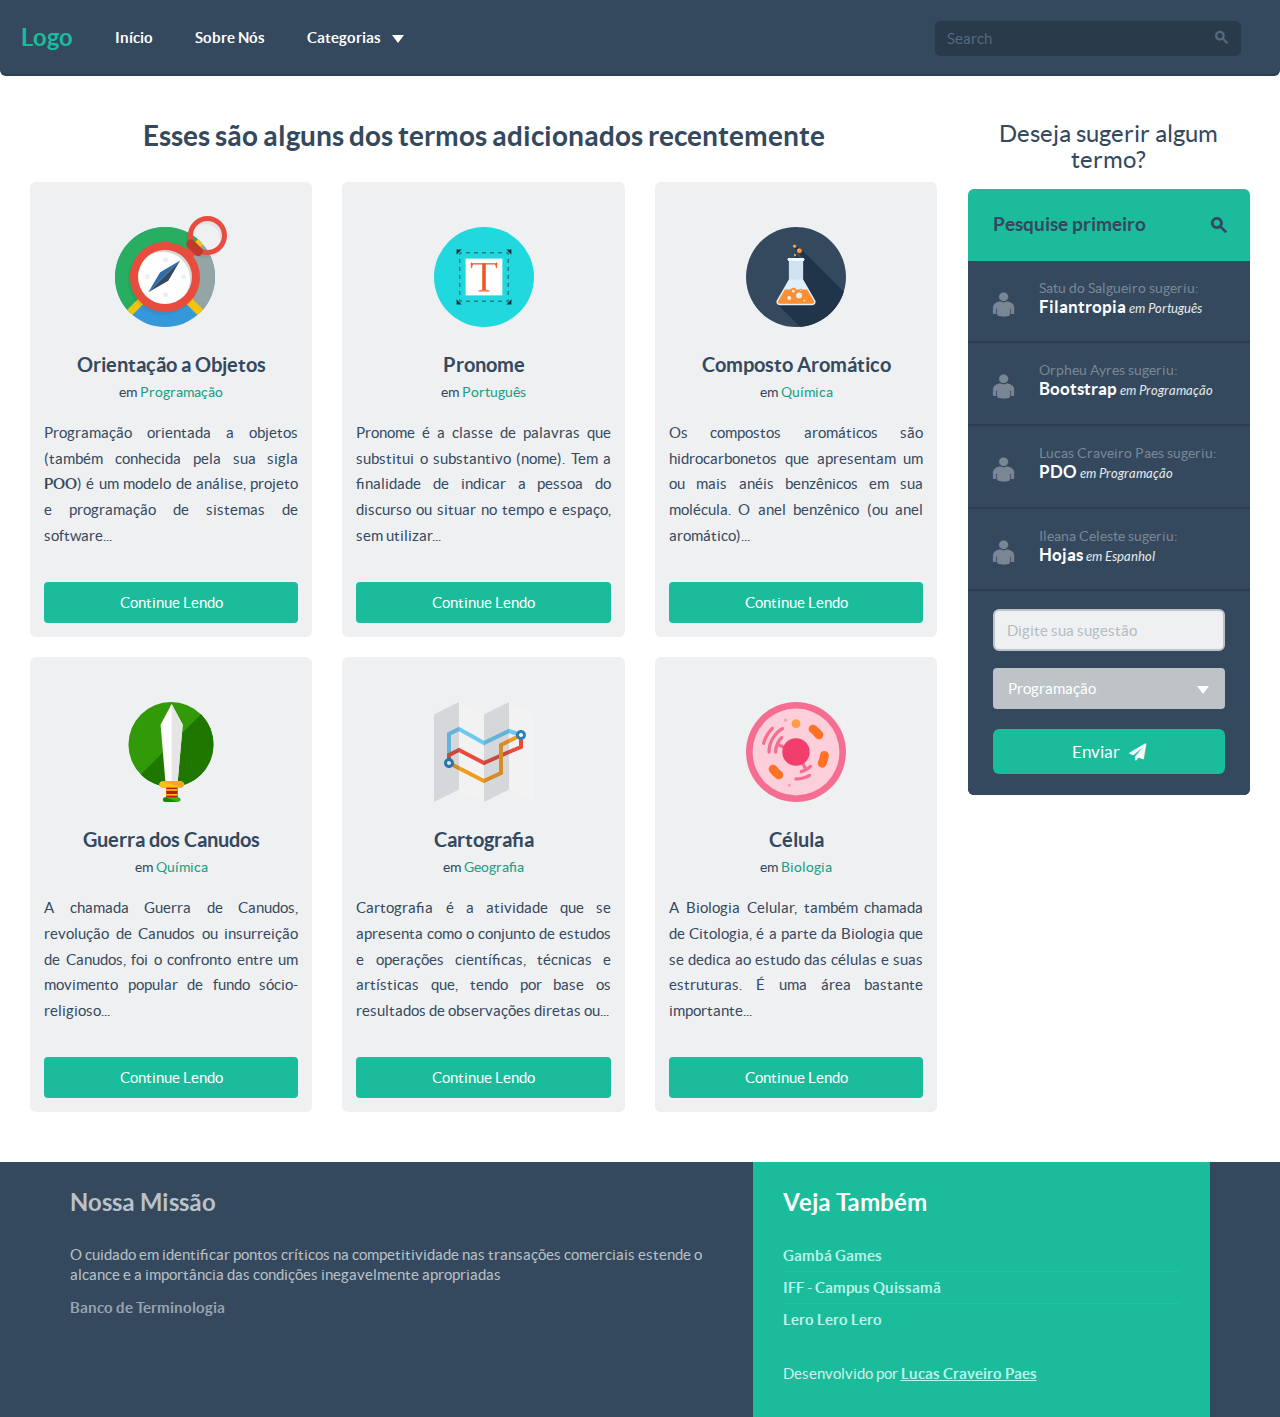
<file: index.html>
<!DOCTYPE html>
<html lang="en">
    <head>
        <meta charset="utf-8">
        <title>Banco de Terminologia</title>
        <meta name="viewport" content="width=device-width, initial-scale=1.0">

        <link href="css/bootstrap.css" rel="stylesheet">

        <link href="css/flat-ui.css" rel="stylesheet">
        <link href="css/style.css" rel="stylesheet">

        <link rel="shortcut icon" href="img/favicon.ico">

        <link rel="stylesheet" href="https://cdnjs.cloudflare.com/ajax/libs/font-awesome/4.7.0/css/font-awesome.min.css">

        <!--[if lt IE 9]>
          <script src="js/vendor/html5shiv.js"></script>
          <script src="js/vendor/respond.min.js"></script>
        <![endif]-->
    </head>
    <body>
        <nav class="navbar navbar-inverse navbar-lg navbar-embossed" role="navigation">
            <div class="navbar-header">
                <button type="button" class="navbar-toggle" data-toggle="collapse" data-target="#navbar-collapse-8">
                    <span class="sr-only">Toggle navigation</span>
                </button>
                <a class="navbar-brand" href="#">Logo</a>
            </div>

            <div class="collapse navbar-collapse" id="navbar-collapse-8">
                <ul class="nav navbar-nav">
                    <li>
                        <a href="index.html">
                            Início
                            <!--span class="navbar-unread">1</span-->
                        </a>
                    </li>
                    <li>
                        <a href="#">Sobre Nós</a>
                    </li>
                    <li class="dropdown">
                        <a href="#" class="dropdown-toggle" data-toggle="dropdown">
                            Categorias <b class="caret"></b>
                        </a>
                        <ul class="dropdown-menu">
                            <li><a href="#">Português</a></li>
                            <li><a href="#">Matemática</a></li>
                            <li><a href="#">Física</a></li>
                            <li><a href="#">Geografia</a></li>
                            <li><a href="#">História</a></li>
                            <li><a href="#">Programação</a></li>
                            <li><a href="#">Biologia</a></li>
                        </ul>
                    </li>
                </ul>
                <form class="navbar-form navbar-right" action="#" role="search">
                    <div class="form-group">
                        <div class="input-group">
                            <input class="form-control" id="navbarInput-01" type="search" placeholder="Search">
                            <span class="input-group-btn">
                                <button type="submit" class="btn"><span class="fui-search"></span></button>
                            </span>
                        </div>
                    </div>
                </form>
            </div>
        </nav>

        <div class="container-fluid">
            <div class="col-lg-9">
                <div class="row demo-tiles">
                    <div class="col-xs-12 title-header">
                        <h5>Esses são alguns dos termos adicionados recentemente</h5>
                    </div>
                    <div class="col-md-4 col-xs-12">
                        <div class="tile">
                            <img src="img/icons/svg/compas.svg" alt="Orientação a Objetos" class="tile-image big-illustration">
                            <h3 class="tile-title">Orientação a Objetos</h3>
                            <smal class="tile-subtitle">em <a href="#">Programação</a></smal>
                            <p>Programação orientada a objetos (também conhecida pela sua sigla <b>POO</b>) é um modelo de análise, projeto e programação de sistemas de software...</p>
                            <a class="btn btn-primary btn-large btn-block" href="termo.html">
                                Continue Lendo
                            </a>
                        </div>
                    </div>

                    <div class="col-md-4 col-xs-12">
                        <div class="tile">
                            <img src="img/icons/svg/text-editor.svg" alt="Pronome" class="tile-image">
                            <h3 class="tile-title">Pronome</h3>
                            <smal class="tile-subtitle">em <a href="#">Português</a></smal>
                            <p>Pronome é a classe de palavras que substitui o substantivo (nome). Tem a finalidade de indicar a pessoa do discurso ou situar no tempo e espaço, sem utilizar...</p>
                            <a class="btn btn-primary btn-large btn-block" href="termo.html">
                                Continue Lendo
                            </a>
                        </div>
                    </div>

                    <div class="col-md-4 col-xs-12">
                        <div class="tile">
                            <img src="img/icons/svg/flask.svg" alt="Composto Aromático" class="tile-image">
                            <h3 class="tile-title">Composto Aromático</h3>
                            <smal class="tile-subtitle">em <a href="#">Química</a></smal>
                            <p>Os compostos aromáticos são hidrocarbonetos que apresentam um ou mais anéis benzênicos em sua molécula. O anel benzênico (ou anel aromático)...</p>
                            <a class="btn btn-primary btn-large btn-block" href="termo.html">
                                Continue Lendo
                            </a>
                        </div>
                    </div>

                    <div class="col-md-4 col-xs-12">
                        <div class="tile tile-hot">
                            <img src="img/icons/svg/sword.svg" alt="Guerra dos Canudos" class="tile-image">
                            <h3 class="tile-title">Guerra dos Canudos</h3>
                            <smal class="tile-subtitle">em <a href="#">Química</a></smal>
                            <p>A chamada Guerra de Canudos, revolução de Canudos ou insurreição de Canudos, foi o confronto entre um movimento popular de fundo sócio-religioso...</p>
                            <a class="btn btn-primary btn-large btn-block" href="termo.html">
                                Continue Lendo
                            </a>
                        </div>
                    </div>

                    <div class="col-md-4 col-xs-12">
                        <div class="tile tile-hot">
                            <img src="img/icons/svg/map.svg" alt="Cartografia" class="tile-image">
                            <h3 class="tile-title">Cartografia</h3>
                            <smal class="tile-subtitle">em <a href="#">Geografia</a></smal>
                            <p>Cartografia é a atividade que se apresenta como o conjunto de estudos e operações científicas, técnicas e artísticas que, tendo por base os resultados de observações diretas ou...</p>
                            <a class="btn btn-primary btn-large btn-block" href="termo.html">
                                Continue Lendo
                            </a>
                        </div>
                    </div>

                    <div class="col-md-4 col-xs-12">
                        <div class="tile tile-hot">
                            <img src="img/icons/svg/cell.svg" alt="Célula" class="tile-image">
                            <h3 class="tile-title">Célula</h3>
                            <smal class="tile-subtitle">em <a href="#">Biologia</a></smal>
                            <p>A Biologia Celular, também chamada de Citologia, é a parte da Biologia que se dedica ao estudo das células e suas estruturas. É uma área bastante importante...</p>
                            <a class="btn btn-primary btn-large btn-block" href="termo.html">
                                Continue Lendo
                            </a>
                        </div>
                    </div>
                </div>
            </div>
            <div class="col-lg-3 col-md-4"> 
                <div class="row demo-samples">
                    <div class="col-xs-12 title-header">
                        <h6>Deseja sugerir algum termo?</h6>
                    </div>
                    <div class="col-xs-12">
                        <div class="todo">
                            <div class="todo-search">
                                <input class="todo-search-field" type="search" name="s" placeholder="Pesquise primeiro" />
                            </div>
                            <ul>
                                <li>
                                    <div class="todo-icon fui-user"></div>
                                    <div class="todo-content">
                                        Satu do Salgueiro sugeriu:
                                        <h4 class="todo-name">
                                            Filantropia <i><small>em Português</small></i>
                                        </h4>
                                    </div>
                                </li>
                                <li>
                                    <div class="todo-icon fui-user"></div>
                                    <div class="todo-content">
                                        Orpheu Ayres sugeriu:
                                        <h4 class="todo-name">
                                            Bootstrap <i><small>em Programação</small></i>
                                        </h4>
                                    </div>
                                </li>
                                <li>
                                    <div class="todo-icon fui-user"></div>
                                    <div class="todo-content">
                                        Lucas Craveiro Paes sugeriu:
                                        <h4 class="todo-name">
                                            PDO <i><small>em Programação</small></i>
                                        </h4>
                                    </div>
                                </li>
                                <li>
                                    <div class="todo-icon fui-user"></div>
                                    <div class="todo-content">
                                        Ileana Celeste sugeriu:
                                        <h4 class="todo-name">
                                            Hojas <i><small>em Espanhol</small></i>
                                        </h4>
                                    </div>
                                </li>
                                <li>
                                    <form action="#" role="search">
                                        <div class="form-group">
                                            <div class="form-group">
                                                <input type="text" class="form-control" id="termo" placeholder="Digite sua sugestão">
								              	<div class="select2-container form-control select select-default" id="s2id_autogen1">
								          			<label for="s2id_autogen2" class="select2-offscreen"></label>
								      				<input class="select2-focusser select2-offscreen" type="text" aria-haspopup="true" role="button" aria-labelledby="select2-chosen-2" id="s2id_autogen2">
								  				</div>
								  					<select data-toggle="select" class="form-control select select-default select2-offscreen" tabindex="-1" title="">
										                <option>Programação</option>
										                <option>Português</option>
										                <option>Matemática</option>
										                <option>Geografia</option>
										                <option>História</option>
										                <option>Física</option>
										                <option>Biologia</option>
									              	</select>
								            	</div>
							            	</div>
                                            <button type="submit" class="btn btn-block btn-lg btn-primary">
                                                Enviar &nbsp;
                                                <i class="fa fa-paper-plane"></i>
                                            </button>
                                        </div>
                                    </form>                                        
                                    
                                </li>
                            </ul>
                        </div>
                    </div>
                </div>
            </div>
        </div>

        <footer>
            <div class="container">
                <div class="row">
                    <div class="col-md-7 col-xs-12">
                        <h3 class="footer-title">Nossa Missão</h3>
                        <p>O cuidado em identificar pontos críticos na competitividade nas transações comerciais estende o alcance e a importância das condições inegavelmente apropriadas
                        </p>

                        <a class="footer-brand" href="#">
                            Banco de Terminologia
                        </a>
                    </div> <!-- /col-xs-7 -->

                    <div class="col-md-5 col-xs-12">
                        <div class="footer-banner">
                            <h3 class="footer-title">Veja Também</h3>
                            <ul>
                                <li>
                                	<a href="#">Gambá Games</a>
                            	</li>
                                <li>
                                	<a href="#">IFF - Campus Quissamã</a>
                            	</li>
                                <li>
                                	<a href="#">Lero Lero Lero</a>
                            	</li>
                            </ul>
                            Desenvolvido por <a href="http://lucascraveiropaes.com/" target="_blank">Lucas Craveiro Paes</a>
                        </div>
                    </div>
                </div>
            </div>
        </footer>

        <script src="js/vendor/jquery.min.js"></script>

        <script src="js/vendor/video.js"></script>
        <script src="js/flat-ui.js"></script>

        <script src="js/application.js"></script>

    </body>
</html>
</file>
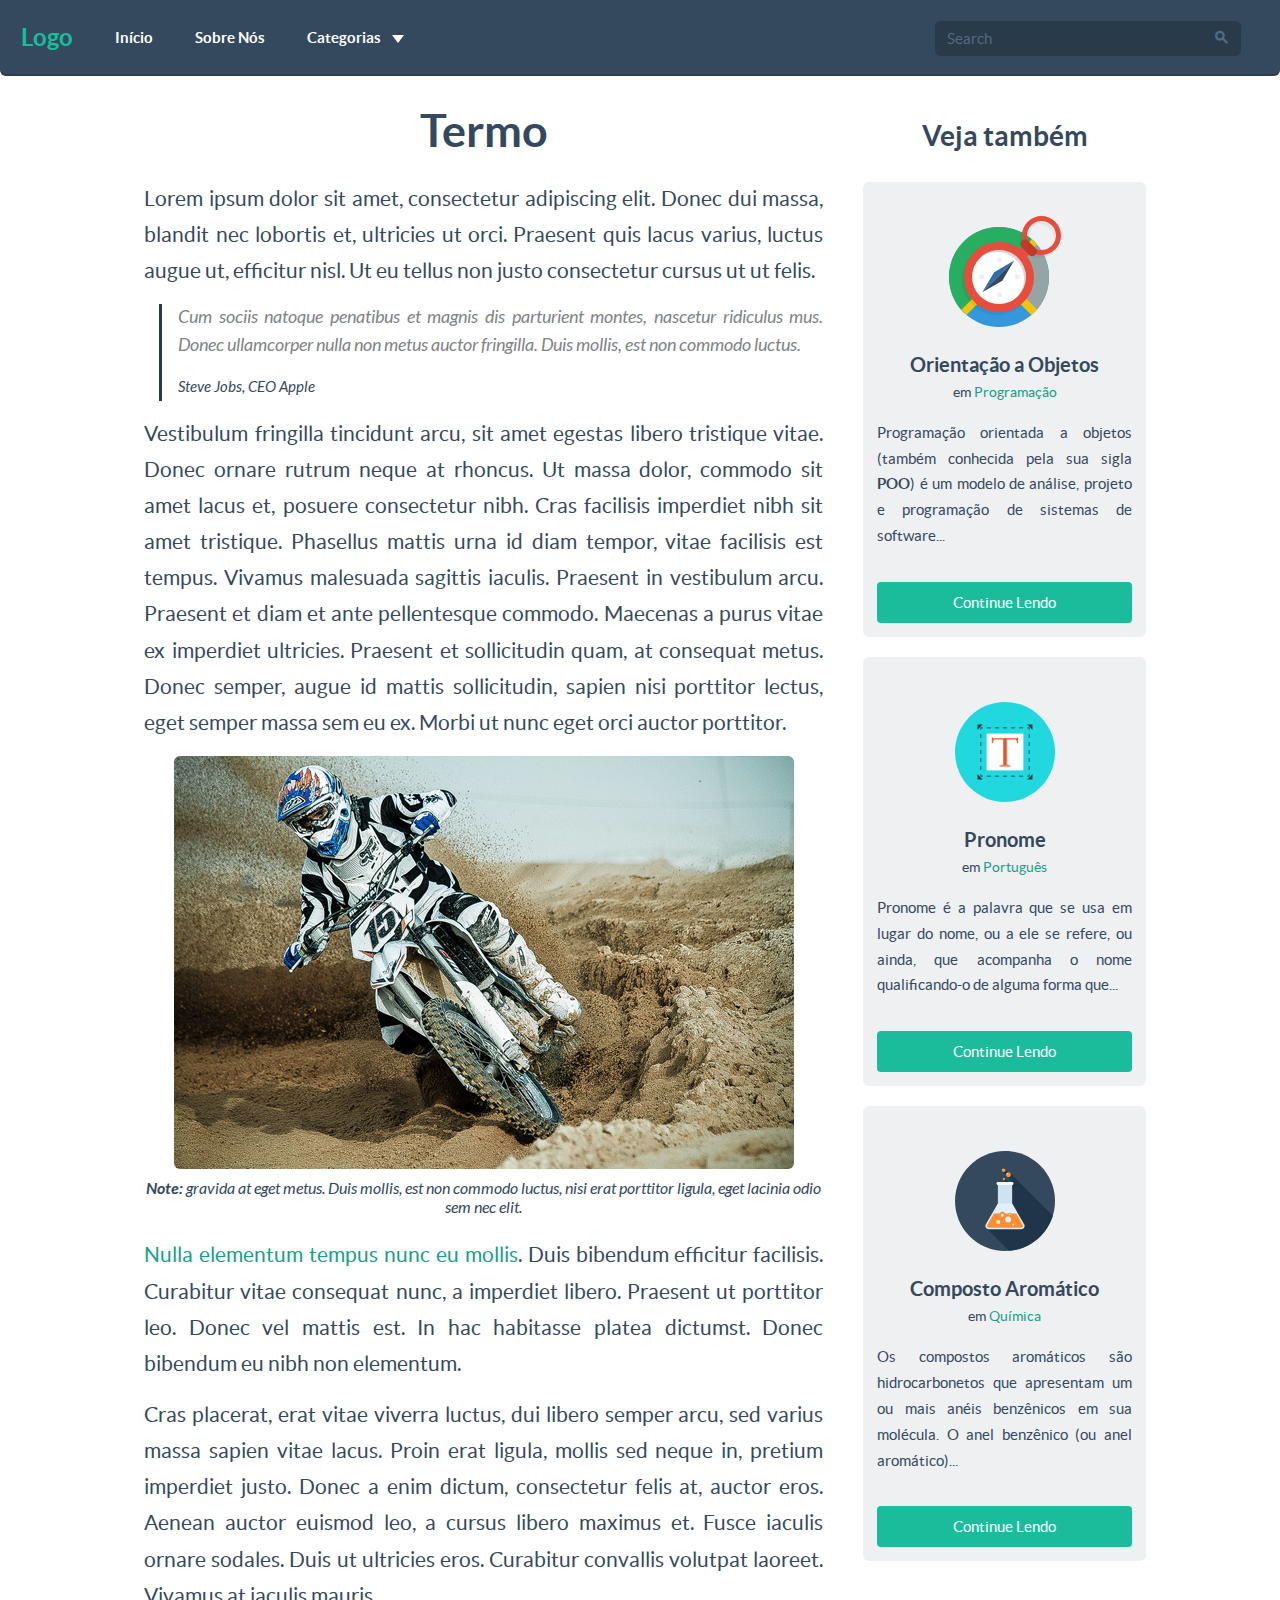
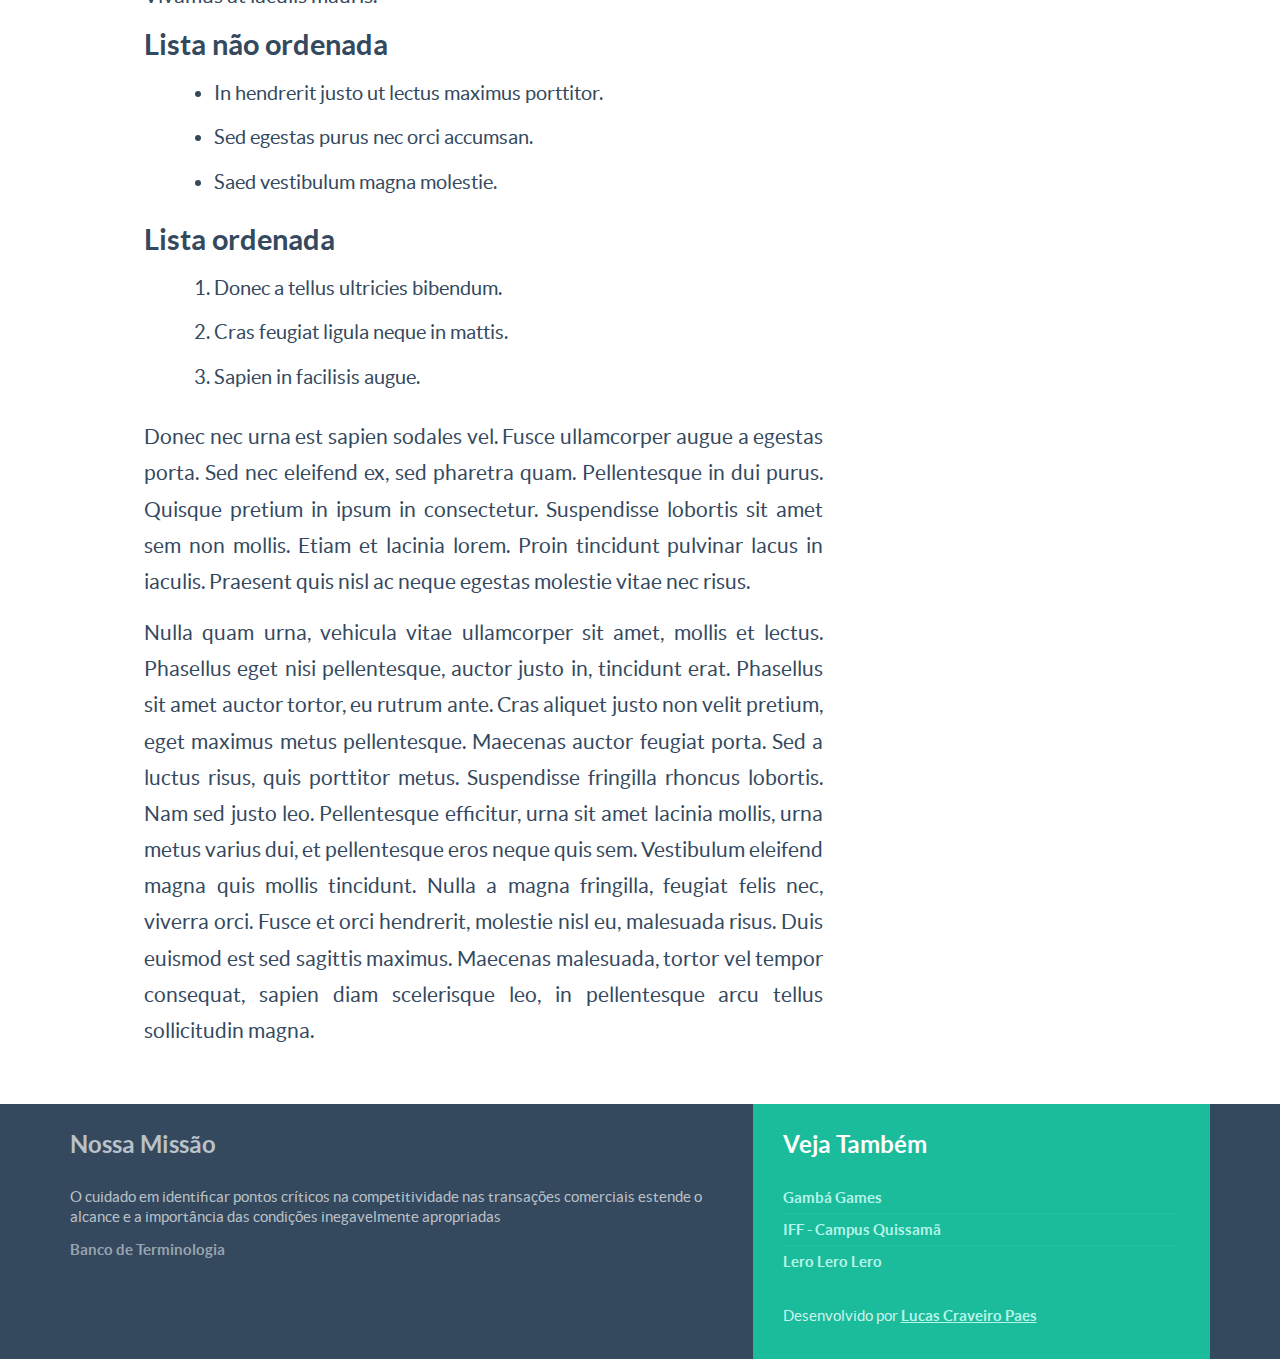
<file: termo.html>
<!DOCTYPE html>
<html lang="en">
    <head>
        <meta charset="utf-8">
        <title>Nome do Termo - Banco de Terminologia</title>
        <meta name="viewport" content="width=device-width, initial-scale=1.0">

        <link href="css/bootstrap.css" rel="stylesheet">

        <link href="css/flat-ui.css" rel="stylesheet">
        <link href="css/style.css" rel="stylesheet">

        <link rel="shortcut icon" href="img/favicon.ico">

        <link rel="stylesheet" href="https://cdnjs.cloudflare.com/ajax/libs/font-awesome/4.7.0/css/font-awesome.min.css">

        <!--[if lt IE 9]>
          <script src="js/vendor/html5shiv.js"></script>
          <script src="js/vendor/respond.min.js"></script>
        <![endif]-->
    </head>
    <body>
        <nav class="navbar navbar-inverse navbar-lg navbar-embossed" role="navigation">
            <div class="navbar-header">
                <button type="button" class="navbar-toggle" data-toggle="collapse" data-target="#navbar-collapse-8">
                    <span class="sr-only">Toggle navigation</span>
                </button>
                <a class="navbar-brand" href="#">Logo</a>
            </div>

            <div class="collapse navbar-collapse" id="navbar-collapse-8">
                <ul class="nav navbar-nav">
                    <li>
                        <a href="index.html">
                            Início
                            <!--span class="navbar-unread">1</span-->
                        </a>
                    </li>
                    <li>
                        <a href="#">Sobre Nós</a>
                    </li>
                    <li class="dropdown">
                        <a href="#" class="dropdown-toggle" data-toggle="dropdown">
                            Categorias <b class="caret"></b>
                        </a>
                        <ul class="dropdown-menu">
                            <li><a href="#">Português</a></li>
                            <li><a href="#">Matemática</a></li>
                            <li><a href="#">Física</a></li>
                            <li><a href="#">Geografia</a></li>
                            <li><a href="#">História</a></li>
                            <li><a href="#">Programação</a></li>
                            <li><a href="#">Biologia</a></li>
                        </ul>
                    </li>
                </ul>
                <form class="navbar-form navbar-right" action="#" role="search">
                    <div class="form-group">
                        <div class="input-group">
                            <input class="form-control" id="navbarInput-01" type="search" placeholder="Search">
                            <span class="input-group-btn">
                                <button type="submit" class="btn"><span class="fui-search"></span></button>
                            </span>
                        </div>
                    </div>
                </form>
            </div>
        </nav>

        <div class="container-fluid">
            <div class="col-lg-7 col-lg-offset-1 term">
                <h1>Termo</h1>
                <div class="term-content">
                    <p>
                        Lorem ipsum dolor sit amet, consectetur adipiscing elit. Donec dui massa, blandit nec lobortis et, ultricies ut orci. Praesent quis lacus varius, luctus augue ut, efficitur nisl. Ut eu tellus non justo consectetur cursus ut ut felis.
                    </p>

                    <blockquote>
                        <p>Cum sociis natoque penatibus et magnis dis parturient montes, nascetur ridiculus mus. Donec ullamcorper nulla non metus auctor fringilla. Duis mollis, est non commodo luctus.</p>
                        <small>Steve Jobs, CEO Apple</small>
                    </blockquote>

                    <p>
                        Vestibulum fringilla tincidunt arcu, sit amet egestas libero tristique vitae. Donec ornare rutrum neque at rhoncus. Ut massa dolor, commodo sit amet lacus et, posuere consectetur nibh. Cras facilisis imperdiet nibh sit amet tristique. Phasellus mattis urna id diam tempor, vitae facilisis est tempus. Vivamus malesuada sagittis iaculis. Praesent in vestibulum arcu. Praesent et diam et ante pellentesque commodo. Maecenas a purus vitae ex imperdiet ultricies. Praesent et sollicitudin quam, at consequat metus. Donec semper, augue id mattis sollicitudin, sapien nisi porttitor lectus, eget semper massa sem eu ex. Morbi ut nunc eget orci auctor porttitor.
                    </p>

                    <img src="img/example.jpg" alt="Imagem de Exemplo" class="img-rounded img-responsive">
                    <p class="img-comment"><strong>Note:</strong> gravida at eget metus. Duis mollis, est non commodo luctus, nisi erat porttitor ligula, eget lacinia odio sem nec elit.</p>
                    <p>
                        <a href="#">Nulla elementum tempus nunc eu mollis</a>. Duis bibendum efficitur facilisis. Curabitur vitae consequat nunc, a imperdiet libero. Praesent ut porttitor leo. Donec vel mattis est. In hac habitasse platea dictumst. Donec bibendum eu nibh non elementum.
                    </p>
                    <p>
                        Cras placerat, erat vitae viverra luctus, dui libero semper arcu, sed varius massa sapien vitae lacus. Proin erat ligula, mollis sed neque in, pretium imperdiet justo. Donec a enim dictum, consectetur felis at, auctor eros. Aenean auctor euismod leo, a cursus libero maximus et. Fusce iaculis ornare sodales. Duis ut ultricies eros. Curabitur convallis volutpat laoreet. Vivamus at iaculis mauris.
                    </p>
                    <p>
                        <h4>Lista não ordenada</h4>
                        <ul>
                            <li>
                                In hendrerit justo ut lectus maximus porttitor.
                            </li>
                            <li>
                                Sed egestas purus nec orci accumsan.
                            </li>
                            <li>
                                Saed vestibulum magna molestie.
                            </li>
                        </ul>
                    </p>
                    <p>
                        <h4>Lista ordenada</h4>
                        <ol>
                            <li>
                                Donec a tellus ultricies bibendum.   
                            </li>
                            <li>
                                Cras feugiat ligula neque in mattis.
                            </li>
                            <li>
                                Sapien in facilisis augue.  
                            </li>
                        </ol>
                    </p>
                    <p>    
                        Donec nec urna est sapien sodales vel. Fusce ullamcorper augue a egestas porta. Sed nec eleifend ex, sed pharetra quam. Pellentesque in dui purus. Quisque pretium in ipsum in consectetur. Suspendisse lobortis sit amet sem non mollis. Etiam et lacinia lorem. Proin tincidunt pulvinar lacus in iaculis. Praesent quis nisl ac neque egestas molestie vitae nec risus.
                    </p>
                    <p>
                        Nulla quam urna, vehicula vitae ullamcorper sit amet, mollis et lectus. Phasellus eget nisi pellentesque, auctor justo in, tincidunt erat. Phasellus sit amet auctor tortor, eu rutrum ante. Cras aliquet justo non velit pretium, eget maximus metus pellentesque. Maecenas auctor feugiat porta. Sed a luctus risus, quis porttitor metus. Suspendisse fringilla rhoncus lobortis. Nam sed justo leo. Pellentesque efficitur, urna sit amet lacinia mollis, urna metus varius dui, et pellentesque eros neque quis sem. Vestibulum eleifend magna quis mollis tincidunt. Nulla a magna fringilla, feugiat felis nec, viverra orci. Fusce et orci hendrerit, molestie nisl eu, malesuada risus. Duis euismod est sed sagittis maximus. Maecenas malesuada, tortor vel tempor consequat, sapien diam scelerisque leo, in pellentesque arcu tellus sollicitudin magna.
                    </p>
                </div>
            </div>
            <div class="col-lg-3 col-md-12"> 
                <div class="row demo-samples">
                    <div class="col-xs-12 title-header">
                        <h5>Veja também</h5>
                    </div>
                    <div class="col-xs-12 col-md-12 col-sm-6">
                        <div class="tile">
                            <img src="img/icons/svg/compas.svg" alt="Orientação a Objetos" class="tile-image big-illustration">
                            <h3 class="tile-title">Orientação a Objetos</h3>
                            <smal class="tile-subtitle">em <a href="#">Programação</a></smal>
                            <p>Programação orientada a objetos (também conhecida pela sua sigla <b>POO</b>) é um modelo de análise, projeto e programação de sistemas de software...</p>
                            <a class="btn btn-primary btn-large btn-block" href="termo.html">
                                Continue Lendo
                            </a>
                        </div>
                    </div>
                    <div class="col-xs-12 col-md-12 col-sm-6">
                        <div class="tile">
                            <img src="img/icons/svg/text-editor.svg" alt="Pronome" class="tile-image">
                            <h3 class="tile-title">Pronome</h3>
                            <smal class="tile-subtitle">em <a href="#">Português</a></smal>
                            <p>Pronome é a palavra que se usa em lugar do nome, ou a ele se refere, ou ainda, que acompanha o nome qualificando-o de alguma forma que...</p>
                            <a class="btn btn-primary btn-large btn-block" href="termo.html">
                                Continue Lendo
                            </a>
                        </div>
                    </div>
                    <div class="col-xs-12 col-md-12 col-sm-6">
                        <div class="tile">
                            <img src="img/icons/svg/flask.svg" alt="Composto Aromático" class="tile-image">
                            <h3 class="tile-title">Composto Aromático</h3>
                            <smal class="tile-subtitle">em <a href="#">Química</a></smal>
                            <p>Os compostos aromáticos são hidrocarbonetos que apresentam um ou mais anéis benzênicos em sua molécula. O anel benzênico (ou anel aromático)...</p>
                            <a class="btn btn-primary btn-large btn-block" href="termo.html">
                                Continue Lendo
                            </a>
                        </div>
                    </div>
                </div>
            </div>
        </div>

        <footer>
            <div class="container">
                <div class="row">
                    <div class="col-md-7 col-xs-12">
                        <h3 class="footer-title">Nossa Missão</h3>
                        <p>O cuidado em identificar pontos críticos na competitividade nas transações comerciais estende o alcance e a importância das condições inegavelmente apropriadas
                        </p>

                        <a class="footer-brand" href="#">
                            Banco de Terminologia
                        </a>
                    </div> <!-- /col-xs-7 -->

                    <div class="col-md-5 col-xs-12">
                        <div class="footer-banner">
                            <h3 class="footer-title">Veja Também</h3>
                            <ul>
                                <li>
                                	<a href="#">Gambá Games</a>
                            	</li>
                                <li>
                                	<a href="#">IFF - Campus Quissamã</a>
                            	</li>
                                <li>
                                	<a href="#">Lero Lero Lero</a>
                            	</li>
                            </ul>
                            Desenvolvido por <a href="http://lucascraveiropaes.com/" target="_blank">Lucas Craveiro Paes</a>
                        </div>
                    </div>
                </div>
            </div>
        </footer>

        <script src="js/vendor/jquery.min.js"></script>

        <script src="js/vendor/video.js"></script>
        <script src="js/flat-ui.js"></script>

        <script src="js/application.js"></script>

    </body>
</html>
</file>
<file: css/flat-ui.css>
@font-face {
  font-family: 'Lato';
  src: url('../fonts/lato/lato-black.eot');
  src: url('../fonts/lato/lato-black.eot?#iefix') format('embedded-opentype'), url('../fonts/lato/lato-black.woff') format('woff'), url('../fonts/lato/lato-black.ttf') format('truetype'), url('../fonts/lato/lato-black.svg#latoblack') format('svg');
  font-weight: 900;
  font-style: normal;
}
@font-face {
  font-family: 'Lato';
  src: url('../fonts/lato/lato-bold.eot');
  src: url('../fonts/lato/lato-bold.eot?#iefix') format('embedded-opentype'), url('../fonts/lato/lato-bold.woff') format('woff'), url('../fonts/lato/lato-bold.ttf') format('truetype'), url('../fonts/lato/lato-bold.svg#latobold') format('svg');
  font-weight: bold;
  font-style: normal;
}
@font-face {
  font-family: 'Lato';
  src: url('../fonts/lato/lato-bolditalic.eot');
  src: url('../fonts/lato/lato-bolditalic.eot?#iefix') format('embedded-opentype'), url('../fonts/lato/lato-bolditalic.woff') format('woff'), url('../fonts/lato/lato-bolditalic.ttf') format('truetype'), url('../fonts/lato/lato-bolditalic.svg#latobold-italic') format('svg');
  font-weight: bold;
  font-style: italic;
}
@font-face {
  font-family: 'Lato';
  src: url('../fonts/lato/lato-italic.eot');
  src: url('../fonts/lato/lato-italic.eot?#iefix') format('embedded-opentype'), url('../fonts/lato/lato-italic.woff') format('woff'), url('../fonts/lato/lato-italic.ttf') format('truetype'), url('../fonts/lato/lato-italic.svg#latoitalic') format('svg');
  font-weight: normal;
  font-style: italic;
}
@font-face {
  font-family: 'Lato';
  src: url('../fonts/lato/lato-light.eot');
  src: url('../fonts/lato/lato-light.eot?#iefix') format('embedded-opentype'), url('../fonts/lato/lato-light.woff') format('woff'), url('../fonts/lato/lato-light.ttf') format('truetype'), url('../fonts/lato/lato-light.svg#latolight') format('svg');
  font-weight: 300;
  font-style: normal;
}
@font-face {
  font-family: 'Lato';
  src: url('../fonts/lato/lato-regular.eot');
  src: url('../fonts/lato/lato-regular.eot?#iefix') format('embedded-opentype'), url('../fonts/lato/lato-regular.woff') format('woff'), url('../fonts/lato/lato-regular.ttf') format('truetype'), url('../fonts/lato/lato-regular.svg#latoregular') format('svg');
  font-weight: normal;
  font-style: normal;
}
@font-face {
  font-family: 'Flat-UI-Icons';
  src: url('../fonts/glyphicons/flat-ui-icons-regular.eot');
  src: url('../fonts/glyphicons/flat-ui-icons-regular.eot?#iefix') format('embedded-opentype'), url('../fonts/glyphicons/flat-ui-icons-regular.woff') format('woff'), url('../fonts/glyphicons/flat-ui-icons-regular.ttf') format('truetype'), url('../fonts/glyphicons/flat-ui-icons-regular.svg#flat-ui-icons-regular') format('svg');
}
[class^="fui-"],
[class*="fui-"] {
  font-family: 'Flat-UI-Icons';
  speak: none;
  font-style: normal;
  font-weight: normal;
  font-variant: normal;
  text-transform: none;
  -webkit-font-smoothing: antialiased;
  -moz-osx-font-smoothing: grayscale;
}
.fui-triangle-up:before {
  content: "\e600";
}
.fui-triangle-down:before {
  content: "\e601";
}
.fui-triangle-up-small:before {
  content: "\e602";
}
.fui-triangle-down-small:before {
  content: "\e603";
}
.fui-triangle-left-large:before {
  content: "\e604";
}
.fui-triangle-right-large:before {
  content: "\e605";
}
.fui-arrow-left:before {
  content: "\e606";
}
.fui-arrow-right:before {
  content: "\e607";
}
.fui-plus:before {
  content: "\e608";
}
.fui-cross:before {
  content: "\e609";
}
.fui-check:before {
  content: "\e60a";
}
.fui-radio-unchecked:before {
  content: "\e60b";
}
.fui-radio-checked:before {
  content: "\e60c";
}
.fui-checkbox-unchecked:before {
  content: "\e60d";
}
.fui-checkbox-checked:before {
  content: "\e60e";
}
.fui-info-circle:before {
  content: "\e60f";
}
.fui-alert-circle:before {
  content: "\e610";
}
.fui-question-circle:before {
  content: "\e611";
}
.fui-check-circle:before {
  content: "\e612";
}
.fui-cross-circle:before {
  content: "\e613";
}
.fui-plus-circle:before {
  content: "\e614";
}
.fui-pause:before {
  content: "\e615";
}
.fui-play:before {
  content: "\e616";
}
.fui-volume:before {
  content: "\e617";
}
.fui-mute:before {
  content: "\e618";
}
.fui-resize:before {
  content: "\e619";
}
.fui-list:before {
  content: "\e61a";
}
.fui-list-thumbnailed:before {
  content: "\e61b";
}
.fui-list-small-thumbnails:before {
  content: "\e61c";
}
.fui-list-large-thumbnails:before {
  content: "\e61d";
}
.fui-list-numbered:before {
  content: "\e61e";
}
.fui-list-columned:before {
  content: "\e61f";
}
.fui-list-bulleted:before {
  content: "\e620";
}
.fui-window:before {
  content: "\e621";
}
.fui-windows:before {
  content: "\e622";
}
.fui-loop:before {
  content: "\e623";
}
.fui-cmd:before {
  content: "\e624";
}
.fui-mic:before {
  content: "\e625";
}
.fui-heart:before {
  content: "\e626";
}
.fui-location:before {
  content: "\e627";
}
.fui-new:before {
  content: "\e628";
}
.fui-video:before {
  content: "\e629";
}
.fui-photo:before {
  content: "\e62a";
}
.fui-time:before {
  content: "\e62b";
}
.fui-eye:before {
  content: "\e62c";
}
.fui-chat:before {
  content: "\e62d";
}
.fui-home:before {
  content: "\e62e";
}
.fui-upload:before {
  content: "\e62f";
}
.fui-search:before {
  content: "\e630";
}
.fui-user:before {
  content: "\e631";
}
.fui-mail:before {
  content: "\e632";
}
.fui-lock:before {
  content: "\e633";
}
.fui-power:before {
  content: "\e634";
}
.fui-calendar:before {
  content: "\e635";
}
.fui-gear:before {
  content: "\e636";
}
.fui-bookmark:before {
  content: "\e637";
}
.fui-exit:before {
  content: "\e638";
}
.fui-trash:before {
  content: "\e639";
}
.fui-folder:before {
  content: "\e63a";
}
.fui-bubble:before {
  content: "\e63b";
}
.fui-export:before {
  content: "\e63c";
}
.fui-calendar-solid:before {
  content: "\e63d";
}
.fui-star:before {
  content: "\e63e";
}
.fui-star-2:before {
  content: "\e63f";
}
.fui-credit-card:before {
  content: "\e640";
}
.fui-clip:before {
  content: "\e641";
}
.fui-link:before {
  content: "\e642";
}
.fui-tag:before {
  content: "\e643";
}
.fui-document:before {
  content: "\e644";
}
.fui-image:before {
  content: "\e645";
}
.fui-facebook:before {
  content: "\e646";
}
.fui-youtube:before {
  content: "\e647";
}
.fui-vimeo:before {
  content: "\e648";
}
.fui-twitter:before {
  content: "\e649";
}
.fui-spotify:before {
  content: "\e64a";
}
.fui-skype:before {
  content: "\e64b";
}
.fui-pinterest:before {
  content: "\e64c";
}
.fui-path:before {
  content: "\e64d";
}
.fui-linkedin:before {
  content: "\e64e";
}
.fui-google-plus:before {
  content: "\e64f";
}
.fui-dribbble:before {
  content: "\e650";
}
.fui-behance:before {
  content: "\e651";
}
.fui-stumbleupon:before {
  content: "\e652";
}
.fui-yelp:before {
  content: "\e653";
}
.fui-wordpress:before {
  content: "\e654";
}
.fui-windows-8:before {
  content: "\e655";
}
.fui-vine:before {
  content: "\e656";
}
.fui-tumblr:before {
  content: "\e657";
}
.fui-paypal:before {
  content: "\e658";
}
.fui-lastfm:before {
  content: "\e659";
}
.fui-instagram:before {
  content: "\e65a";
}
.fui-html5:before {
  content: "\e65b";
}
.fui-github:before {
  content: "\e65c";
}
.fui-foursquare:before {
  content: "\e65d";
}
.fui-dropbox:before {
  content: "\e65e";
}
.fui-android:before {
  content: "\e65f";
}
.fui-apple:before {
  content: "\e660";
}
body {
  font-family: "Lato", Helvetica, Arial, sans-serif;
  font-size: 18px;
  line-height: 1.72222;
  color: #34495e;
  background-color: #ffffff;
}
a {
  color: #16a085;
  text-decoration: none;
  -webkit-transition: .25s;
          transition: .25s;
}
a:hover,
a:focus {
  color: #1abc9c;
  text-decoration: none;
}
a:focus {
  outline: none;
}
.img-responsive {
  margin: auto;
}
.img-rounded {
  border-radius: 6px;
}
.img-thumbnail {
  padding: 4px;
  line-height: 1.72222;
  background-color: #ffffff;
  border: 2px solid #bdc3c7;
  border-radius: 6px;
  -webkit-transition: all 0.25s ease-in-out;
          transition: all 0.25s ease-in-out;
  display: inline-block;
  max-width: 100%;
  height: auto;
}
.img-comment {
  font-size: 16px !important;
  line-height: 1.2;
  font-style: italic;
  margin: 10px 0px 20px 0 !important;
  text-align: center !important;
}
h1,
h2,
h3,
h4,
h5,
h6,
.h1,
.h2,
.h3,
.h4,
.h5,
.h6 {
  font-family: inherit;
  font-weight: 700;
  line-height: 1.1;
  color: inherit;
}
h1 small,
h2 small,
h3 small,
h4 small,
h5 small,
h6 small,
.h1 small,
.h2 small,
.h3 small,
.h4 small,
.h5 small,
.h6 small {
  color: #e7e9ec;
}
h1,
h2,
h3 {
  margin-top: 30px;
  margin-bottom: 15px;
}
h4,
h5,
h6 {
  margin-top: 15px;
  margin-bottom: 15px;
}
h6 {
  font-weight: normal;
}
h1,
.h1 {
  font-size: 61px;
}
h2,
.h2 {
  font-size: 53px;
}
h3,
.h3 {
  font-size: 40px;
}
h4,
.h4 {
  font-size: 29px;
}
h5,
.h5 {
  font-size: 28px;
}
h6,
.h6 {
  font-size: 24px;
}
p {
  font-size: 18px;
  line-height: 1.72222;
  margin: 0 0 15px;
}
.lead {
  margin-bottom: 30px;
  font-size: 28px;
  line-height: 1.46428571;
  font-weight: 300;
}
@media (min-width: 768px) {
  .lead {
    font-size: 30.006px;
  }
}
small,
.small {
  font-size: 83%;
  line-height: 2.067;
}
.text-muted {
  color: #bdc3c7;
}
.text-inverse {
  color: #ffffff;
}
.text-primary {
  color: #1abc9c;
}
a.text-primary:hover {
  color: #148f77;
}
.text-warning {
  color: #f1c40f;
}
a.text-warning:hover {
  color: #c29d0b;
}
.text-danger {
  color: #e74c3c;
}
a.text-danger:hover {
  color: #d62c1a;
}
.text-success {
  color: #2ecc71;
}
a.text-success:hover {
  color: #25a25a;
}
.text-info {
  color: #3498db;
}
a.text-info:hover {
  color: #217dbb;
}
.bg-primary {
  color: #ffffff;
  background-color: #34495e;
}
a.bg-primary:hover {
  background-color: #222f3d;
}
.bg-success {
  background-color: #dff0d8;
}
a.bg-success:hover {
  background-color: #c1e2b3;
}
.bg-info {
  background-color: #d9edf7;
}
a.bg-info:hover {
  background-color: #afd9ee;
}
.bg-warning {
  background-color: #fcf8e3;
}
a.bg-warning:hover {
  background-color: #f7ecb5;
}
.bg-danger {
  background-color: #f2dede;
}
a.bg-danger:hover {
  background-color: #e4b9b9;
}
.page-header {
  padding-bottom: 14px;
  margin: 60px 0 30px;
  border-bottom: 2px solid #e7e9ec;
}
ul,
ol {
  margin-bottom: 15px;
}
dl {
  margin-bottom: 30px;
}
dt,
dd {
  line-height: 1.72222;
}
@media (min-width: 768px) {
  .dl-horizontal dt {
    width: 160px;
  }
  .dl-horizontal dd {
    margin-left: 180px;
  }
}
abbr[title],
abbr[data-original-title] {
  border-bottom: 1px dotted #bdc3c7;
}
blockquote {
  border-left: 3px solid #293A4A;
  padding: 0 0 0 16px;
  margin: 15px 0px 10px 15px;
}
blockquote p {
  font-size: 18px !important;
  font-style: italic;
  font-weight: 100;
  color: #808387;

  line-height: 1.55;
  margin-bottom: .4em;
}
blockquote small {
  color: #979ba0;
  font-size: 15px !important;

}
blockquote small,
blockquote .small {
  font-size: 18px;
  line-height: 1.72222;
  font-style: italic;
  color: inherit;
}
blockquote small:before,
blockquote .small:before {
  content: "";
}
blockquote.pull-right {
  padding-right: 16px;
  padding-left: 0;
  border-right: 3px solid #e7e9ec;
  border-left: 0;
}
blockquote.pull-right small:after {
  content: "";
}
address {
  margin-bottom: 30px;
  line-height: 1.72222;
}
sub,
sup {
  font-size: 70%;
}
code,
kbd,
pre,
samp {
  font-family: Monaco, Menlo, Consolas, "Courier New", monospace;
}
code {
  padding: 2px 6px;
  font-size: 85%;
  color: #c7254e;
  background-color: #f9f2f4;
  border-radius: 4px;
}
kbd {
  padding: 2px 6px;
  font-size: 85%;
  color: #ffffff;
  background-color: #34495e;
  border-radius: 4px;
  box-shadow: none;
}
pre {
  padding: 8px;
  margin: 0 0 15px;
  font-size: 13px;
  line-height: 1.72222;
  color: inherit;
  background-color: #ffffff;
  border: 2px solid #e7e9ec;
  border-radius: 6px;
  white-space: pre;
}
.pre-scrollable {
  max-height: 340px;
}
.thumbnail {
  display: block;
  padding: 4px;
  margin-bottom: 5px;
  line-height: 1.72222;
  background-color: #ffffff;
  border: 2px solid #bdc3c7;
  border-radius: 6px;
  -webkit-transition: border 0.25s ease-in-out;
          transition: border 0.25s ease-in-out;
}
.thumbnail > img,
.thumbnail a > img {
  display: block;
  max-width: 100%;
  height: auto;
  margin-left: auto;
  margin-right: auto;
}
a.thumbnail:hover,
a.thumbnail:focus,
a.thumbnail.active {
  border-color: #16a085;
}
.thumbnail .caption {
  padding: 9px;
  color: #34495e;
}
.btn {
  border: none;
  font-size: 15px;
  font-weight: normal;
  line-height: 1.4;
  border-radius: 4px;
  padding: 10px 15px;
  -webkit-font-smoothing: subpixel-antialiased;
  -webkit-transition: border 0.25s linear, color 0.25s linear, background-color 0.25s linear;
          transition: border 0.25s linear, color 0.25s linear, background-color 0.25s linear;
}
.btn:hover,
.btn:focus {
  outline: none;
  color: #ffffff;
}
.btn:active,
.btn.active {
  outline: none;
  box-shadow: none;
}
.btn:focus:active {
  outline: none;
}
.btn.disabled,
.btn[disabled],
fieldset[disabled] .btn {
  background-color: #bdc3c7;
  color: rgba(255, 255, 255, 0.75);
  opacity: 0.7;
  filter: alpha(opacity=70);
  cursor: not-allowed;
}
.btn [class^="fui-"] {
  margin: 0 1px;
  position: relative;
  line-height: 1;
  top: 1px;
}
.btn-xs.btn [class^="fui-"] {
  font-size: 11px;
  top: 0;
}
.btn-hg.btn [class^="fui-"] {
  top: 2px;
}
.btn-default {
  color: #ffffff;
  background-color: #bdc3c7;
}
.btn-default:hover,
.btn-default.hover,
.btn-default:focus,
.btn-default:active,
.btn-default.active,
.open > .dropdown-toggle.btn-default {
  color: #ffffff;
  background-color: #cacfd2;
  border-color: #cacfd2;
}
.btn-default:active,
.btn-default.active,
.open > .dropdown-toggle.btn-default {
  background: #a1a6a9;
  border-color: #a1a6a9;
}
.btn-default.disabled,
.btn-default[disabled],
fieldset[disabled] .btn-default,
.btn-default.disabled:hover,
.btn-default[disabled]:hover,
fieldset[disabled] .btn-default:hover,
.btn-default.disabled.hover,
.btn-default[disabled].hover,
fieldset[disabled] .btn-default.hover,
.btn-default.disabled:focus,
.btn-default[disabled]:focus,
fieldset[disabled] .btn-default:focus,
.btn-default.disabled:active,
.btn-default[disabled]:active,
fieldset[disabled] .btn-default:active,
.btn-default.disabled.active,
.btn-default[disabled].active,
fieldset[disabled] .btn-default.active {
  background-color: #bdc3c7;
  border-color: #bdc3c7;
}
.btn-default .badge {
  color: #bdc3c7;
  background-color: #ffffff;
}
.btn-primary {
  color: #ffffff;
  background-color: #1abc9c;
}
.btn-primary:hover,
.btn-primary.hover,
.btn-primary:focus,
.btn-primary:active,
.btn-primary.active,
.open > .dropdown-toggle.btn-primary {
  color: #ffffff;
  background-color: #48c9b0;
  border-color: #48c9b0;
}
.btn-primary:active,
.btn-primary.active,
.open > .dropdown-toggle.btn-primary {
  background: #16a085;
  border-color: #16a085;
}
.btn-primary.disabled,
.btn-primary[disabled],
fieldset[disabled] .btn-primary,
.btn-primary.disabled:hover,
.btn-primary[disabled]:hover,
fieldset[disabled] .btn-primary:hover,
.btn-primary.disabled.hover,
.btn-primary[disabled].hover,
fieldset[disabled] .btn-primary.hover,
.btn-primary.disabled:focus,
.btn-primary[disabled]:focus,
fieldset[disabled] .btn-primary:focus,
.btn-primary.disabled:active,
.btn-primary[disabled]:active,
fieldset[disabled] .btn-primary:active,
.btn-primary.disabled.active,
.btn-primary[disabled].active,
fieldset[disabled] .btn-primary.active {
  background-color: #bdc3c7;
  border-color: #1abc9c;
}
.btn-primary .badge {
  color: #1abc9c;
  background-color: #ffffff;
}
.btn-info {
  color: #ffffff;
  background-color: #3498db;
}
.btn-info:hover,
.btn-info.hover,
.btn-info:focus,
.btn-info:active,
.btn-info.active,
.open > .dropdown-toggle.btn-info {
  color: #ffffff;
  background-color: #5dade2;
  border-color: #5dade2;
}
.btn-info:active,
.btn-info.active,
.open > .dropdown-toggle.btn-info {
  background: #2c81ba;
  border-color: #2c81ba;
}
.btn-info.disabled,
.btn-info[disabled],
fieldset[disabled] .btn-info,
.btn-info.disabled:hover,
.btn-info[disabled]:hover,
fieldset[disabled] .btn-info:hover,
.btn-info.disabled.hover,
.btn-info[disabled].hover,
fieldset[disabled] .btn-info.hover,
.btn-info.disabled:focus,
.btn-info[disabled]:focus,
fieldset[disabled] .btn-info:focus,
.btn-info.disabled:active,
.btn-info[disabled]:active,
fieldset[disabled] .btn-info:active,
.btn-info.disabled.active,
.btn-info[disabled].active,
fieldset[disabled] .btn-info.active {
  background-color: #bdc3c7;
  border-color: #3498db;
}
.btn-info .badge {
  color: #3498db;
  background-color: #ffffff;
}
.btn-danger {
  color: #ffffff;
  background-color: #e74c3c;
}
.btn-danger:hover,
.btn-danger.hover,
.btn-danger:focus,
.btn-danger:active,
.btn-danger.active,
.open > .dropdown-toggle.btn-danger {
  color: #ffffff;
  background-color: #ec7063;
  border-color: #ec7063;
}
.btn-danger:active,
.btn-danger.active,
.open > .dropdown-toggle.btn-danger {
  background: #c44133;
  border-color: #c44133;
}
.btn-danger.disabled,
.btn-danger[disabled],
fieldset[disabled] .btn-danger,
.btn-danger.disabled:hover,
.btn-danger[disabled]:hover,
fieldset[disabled] .btn-danger:hover,
.btn-danger.disabled.hover,
.btn-danger[disabled].hover,
fieldset[disabled] .btn-danger.hover,
.btn-danger.disabled:focus,
.btn-danger[disabled]:focus,
fieldset[disabled] .btn-danger:focus,
.btn-danger.disabled:active,
.btn-danger[disabled]:active,
fieldset[disabled] .btn-danger:active,
.btn-danger.disabled.active,
.btn-danger[disabled].active,
fieldset[disabled] .btn-danger.active {
  background-color: #bdc3c7;
  border-color: #e74c3c;
}
.btn-danger .badge {
  color: #e74c3c;
  background-color: #ffffff;
}
.btn-success {
  color: #ffffff;
  background-color: #2ecc71;
}
.btn-success:hover,
.btn-success.hover,
.btn-success:focus,
.btn-success:active,
.btn-success.active,
.open > .dropdown-toggle.btn-success {
  color: #ffffff;
  background-color: #58d68d;
  border-color: #58d68d;
}
.btn-success:active,
.btn-success.active,
.open > .dropdown-toggle.btn-success {
  background: #27ad60;
  border-color: #27ad60;
}
.btn-success.disabled,
.btn-success[disabled],
fieldset[disabled] .btn-success,
.btn-success.disabled:hover,
.btn-success[disabled]:hover,
fieldset[disabled] .btn-success:hover,
.btn-success.disabled.hover,
.btn-success[disabled].hover,
fieldset[disabled] .btn-success.hover,
.btn-success.disabled:focus,
.btn-success[disabled]:focus,
fieldset[disabled] .btn-success:focus,
.btn-success.disabled:active,
.btn-success[disabled]:active,
fieldset[disabled] .btn-success:active,
.btn-success.disabled.active,
.btn-success[disabled].active,
fieldset[disabled] .btn-success.active {
  background-color: #bdc3c7;
  border-color: #2ecc71;
}
.btn-success .badge {
  color: #2ecc71;
  background-color: #ffffff;
}
.btn-warning {
  color: #ffffff;
  background-color: #f1c40f;
}
.btn-warning:hover,
.btn-warning.hover,
.btn-warning:focus,
.btn-warning:active,
.btn-warning.active,
.open > .dropdown-toggle.btn-warning {
  color: #ffffff;
  background-color: #f4d313;
  border-color: #f4d313;
}
.btn-warning:active,
.btn-warning.active,
.open > .dropdown-toggle.btn-warning {
  background: #cda70d;
  border-color: #cda70d;
}
.btn-warning.disabled,
.btn-warning[disabled],
fieldset[disabled] .btn-warning,
.btn-warning.disabled:hover,
.btn-warning[disabled]:hover,
fieldset[disabled] .btn-warning:hover,
.btn-warning.disabled.hover,
.btn-warning[disabled].hover,
fieldset[disabled] .btn-warning.hover,
.btn-warning.disabled:focus,
.btn-warning[disabled]:focus,
fieldset[disabled] .btn-warning:focus,
.btn-warning.disabled:active,
.btn-warning[disabled]:active,
fieldset[disabled] .btn-warning:active,
.btn-warning.disabled.active,
.btn-warning[disabled].active,
fieldset[disabled] .btn-warning.active {
  background-color: #bdc3c7;
  border-color: #f1c40f;
}
.btn-warning .badge {
  color: #f1c40f;
  background-color: #ffffff;
}
.btn-inverse {
  color: #ffffff;
  background-color: #34495e;
}
.btn-inverse:hover,
.btn-inverse.hover,
.btn-inverse:focus,
.btn-inverse:active,
.btn-inverse.active,
.open > .dropdown-toggle.btn-inverse {
  color: #ffffff;
  background-color: #415b76;
  border-color: #415b76;
}
.btn-inverse:active,
.btn-inverse.active,
.open > .dropdown-toggle.btn-inverse {
  background: #2c3e50;
  border-color: #2c3e50;
}
.btn-inverse.disabled,
.btn-inverse[disabled],
fieldset[disabled] .btn-inverse,
.btn-inverse.disabled:hover,
.btn-inverse[disabled]:hover,
fieldset[disabled] .btn-inverse:hover,
.btn-inverse.disabled.hover,
.btn-inverse[disabled].hover,
fieldset[disabled] .btn-inverse.hover,
.btn-inverse.disabled:focus,
.btn-inverse[disabled]:focus,
fieldset[disabled] .btn-inverse:focus,
.btn-inverse.disabled:active,
.btn-inverse[disabled]:active,
fieldset[disabled] .btn-inverse:active,
.btn-inverse.disabled.active,
.btn-inverse[disabled].active,
fieldset[disabled] .btn-inverse.active {
  background-color: #bdc3c7;
  border-color: #34495e;
}
.btn-inverse .badge {
  color: #34495e;
  background-color: #ffffff;
}
.btn-embossed {
  box-shadow: inset 0 -2px 0 rgba(0, 0, 0, 0.15);
}
.btn-embossed.active,
.btn-embossed:active {
  box-shadow: inset 0 2px 0 rgba(0, 0, 0, 0.15);
}
.btn-wide {
  min-width: 140px;
  padding-left: 30px;
  padding-right: 30px;
}
.btn-link {
  color: #16a085;
}
.btn-link:hover,
.btn-link:focus {
  color: #1abc9c;
  text-decoration: underline;
  background-color: transparent;
}
.btn-link[disabled]:hover,
fieldset[disabled] .btn-link:hover,
.btn-link[disabled]:focus,
fieldset[disabled] .btn-link:focus {
  color: #bdc3c7;
  text-decoration: none;
}
.btn-hg,
.btn-group-hg > .btn {
  padding: 13px 20px;
  font-size: 22px;
  line-height: 1.227;
  border-radius: 6px;
}
.btn-lg,
.btn-group-lg > .btn {
  padding: 10px 19px;
  font-size: 17px;
  line-height: 1.471;
  border-radius: 6px;
}
.btn-sm,
.btn-group-sm > .btn {
  padding: 9px 13px;
  font-size: 13px;
  line-height: 1.385;
  border-radius: 4px;
}
.btn-xs,
.btn-group-xs > .btn {
  padding: 6px 9px;
  font-size: 12px;
  line-height: 1.083;
  border-radius: 3px;
}
.btn-tip {
  font-weight: 300;
  padding-left: 10px;
  font-size: 92%;
}
.btn-block {
  white-space: normal;
}
[class*="btn-social-"] {
  padding: 10px 15px;
  font-size: 13px;
  line-height: 1.077;
  border-radius: 4px;
}
.btn-social-pinterest {
  color: #ffffff;
  background-color: #cb2028;
}
.btn-social-pinterest:hover,
.btn-social-pinterest:focus {
  background-color: #d54d53;
}
.btn-social-pinterest:active,
.btn-social-pinterest.active {
  background-color: #ad1b22;
}
.btn-social-linkedin {
  color: #ffffff;
  background-color: #0072b5;
}
.btn-social-linkedin:hover,
.btn-social-linkedin:focus {
  background-color: #338ec4;
}
.btn-social-linkedin:active,
.btn-social-linkedin.active {
  background-color: #00619a;
}
.btn-social-stumbleupon {
  color: #ffffff;
  background-color: #ed4a13;
}
.btn-social-stumbleupon:hover,
.btn-social-stumbleupon:focus {
  background-color: #f16e42;
}
.btn-social-stumbleupon:active,
.btn-social-stumbleupon.active {
  background-color: #c93f10;
}
.btn-social-googleplus {
  color: #ffffff;
  background-color: #2d2d2d;
}
.btn-social-googleplus:hover,
.btn-social-googleplus:focus {
  background-color: #575757;
}
.btn-social-googleplus:active,
.btn-social-googleplus.active {
  background-color: #262626;
}
.btn-social-facebook {
  color: #ffffff;
  background-color: #2f4b93;
}
.btn-social-facebook:hover,
.btn-social-facebook:focus {
  background-color: #596fa9;
}
.btn-social-facebook:active,
.btn-social-facebook.active {
  background-color: #28407d;
}
.btn-social-twitter {
  color: #ffffff;
  background-color: #00bdef;
}
.btn-social-twitter:hover,
.btn-social-twitter:focus {
  background-color: #33caf2;
}
.btn-social-twitter:active,
.btn-social-twitter.active {
  background-color: #00a1cb;
}
.btn-group > .btn + .btn {
  margin-left: 0;
}
.btn-group > .btn + .dropdown-toggle {
  border-left: 2px solid rgba(52, 73, 94, 0.15);
  padding: 10px 12px;
}
.btn-group > .btn + .dropdown-toggle .caret {
  margin-left: 3px;
  margin-right: 3px;
}
.btn-group > .btn.btn-gh + .dropdown-toggle .caret {
  margin-left: 7px;
  margin-right: 7px;
}
.btn-group > .btn.btn-sm + .dropdown-toggle .caret {
  margin-left: 0;
  margin-right: 0;
}
.dropdown-toggle .caret {
  margin-left: 8px;
}
.btn-group-xs > .btn + .dropdown-toggle {
  padding: 6px 9px;
}
.btn-group-sm > .btn + .dropdown-toggle {
  padding: 9px 13px;
}
.btn-group-lg > .btn + .dropdown-toggle {
  padding: 10px 19px;
}
.btn-group-hg > .btn + .dropdown-toggle {
  padding: 13px 20px;
}
.btn-xs .caret {
  border-width: 6px 4px 0;
  border-bottom-width: 0;
}
.btn-lg .caret {
  border-width: 8px 6px 0;
  border-bottom-width: 0;
}
.dropup .btn-lg .caret {
  border-width: 0 6px 8px;
}
.dropup .btn-xs .caret {
  border-width: 0 4px 6px;
}
.btn-group > .btn,
.btn-group > .dropdown-menu,
.btn-group > .popover {
  font-weight: 400;
}
.btn-group:focus .dropdown-toggle {
  outline: none;
  -webkit-transition: .25s;
          transition: .25s;
}
.btn-group.open .dropdown-toggle {
  color: rgba(255, 255, 255, 0.75);
  box-shadow: none;
}
.btn-toolbar .btn.active {
  color: #ffffff;
}
.btn-toolbar .btn > [class^="fui-"] {
  font-size: 16px;
  margin: 0 1px;
}
legend {
  display: block;
  width: 100%;
  padding: 0;
  margin-bottom: 30px / 2;
  font-size: 24px;
  line-height: inherit;
  color: inherit;
  border-bottom: none;
}
textarea {
  font-size: 20px;
  line-height: 24px;
  padding: 5px 11px;
}
input[type="search"] {
  -webkit-appearance: none !important;
}
label {
  font-weight: normal;
  font-size: 15px;
  line-height: 2.3;
}
.form-control::-moz-placeholder,
.select2-search input[type="text"]::-moz-placeholder {
  color: #b2bcc5;
  opacity: 1;
}
.form-control:-ms-input-placeholder,
.select2-search input[type="text"]:-ms-input-placeholder {
  color: #b2bcc5;
}
.form-control::-webkit-input-placeholder,
.select2-search input[type="text"]::-webkit-input-placeholder {
  color: #b2bcc5;
}
.form-control,
.select2-search input[type="text"] {
  border: 2px solid #bdc3c7;
  color: #34495e;
  background-color: #EFF0F2;
  resize: vertical;
  font-family: "Lato", Helvetica, Arial, sans-serif;
  font-size: 15px;
  line-height: 1.467;
  padding: 8px 12px;
  height: 42px;
  border-radius: 6px;
  box-shadow: none;
  -webkit-transition: border 0.25s linear, color 0.25s linear, background-color 0.25s linear;
          transition: border 0.25s linear, color 0.25s linear, background-color 0.25s linear;
}
.form-group.focus .form-control,
.form-control:focus,
.form-group.focus .select2-search input[type="text"],
.select2-search input[type="text"]:focus {
  border-color: #1abc9c;
  outline: 0;
  box-shadow: none;
  background-color: #EFF0F2;
}
.form-control[disabled],
.form-control[readonly],
fieldset[disabled] .form-control,
.select2-search input[type="text"][disabled],
.select2-search input[type="text"][readonly],
fieldset[disabled] .select2-search input[type="text"] {
  background-color: #f4f6f6;
  border-color: #d5dbdb;
  color: #d5dbdb;
  cursor: default;
  opacity: 0.7;
  filter: alpha(opacity=70);
}
.form-control.flat,
.select2-search input[type="text"].flat {
  border-color: transparent;
}
.form-control.flat:hover,
.select2-search input[type="text"].flat:hover {
  border-color: #bdc3c7;
}
.form-control.flat:focus,
.select2-search input[type="text"].flat:focus {
  border-color: #1abc9c;
}
.input-sm,
.form-group-sm .form-control,
.form-group-sm .select2-search input[type="text"],
.select2-search input[type="text"] {
  height: 35px;
  padding: 6px 10px;
  font-size: 13px;
  line-height: 1.462;
  border-radius: 6px;
}
select.input-sm,
select.form-group-sm .form-control,
select.form-group-sm .select2-search input[type="text"],
select.select2-search input[type="text"] {
  height: 35px;
  line-height: 35px;
}
textarea.input-sm,
textarea.form-group-sm .form-control,
select[multiple].input-sm,
select[multiple].form-group-sm .form-control,
textarea.form-group-sm .select2-search input[type="text"],
select[multiple].form-group-sm .select2-search input[type="text"],
textarea.select2-search input[type="text"],
select[multiple].select2-search input[type="text"] {
  height: auto;
}
.input-lg,
.form-group-lg .form-control,
.form-group-lg .select2-search input[type="text"] {
  height: 45px;
  padding: 10px 15px;
  font-size: 17px;
  line-height: 1.235;
  border-radius: 6px;
}
select.input-lg,
select.form-group-lg .form-control,
select.form-group-lg .select2-search input[type="text"] {
  height: 45px;
  line-height: 45px;
}
textarea.input-lg,
textarea.form-group-lg .form-control,
select[multiple].input-lg,
select[multiple].form-group-lg .form-control,
textarea.form-group-lg .select2-search input[type="text"],
select[multiple].form-group-lg .select2-search input[type="text"] {
  height: auto;
}
.input-hg,
.form-group-hg .form-control,
.form-horizontal .form-group-hg .form-control,
.form-group-hg .select2-search input[type="text"],
.form-horizontal .form-group-hg .select2-search input[type="text"] {
  height: 53px;
  padding: 10px 16px;
  font-size: 22px;
  line-height: 1.318;
  border-radius: 6px;
}
select.input-hg,
select.form-group-hg .form-control,
select.form-group-hg .select2-search input[type="text"] {
  height: 53px;
  line-height: 53px;
}
textarea.input-hg,
textarea.form-group-hg .form-control,
select[multiple].input-hg,
select[multiple].form-group-hg .form-control,
textarea.form-group-hg .select2-search input[type="text"],
select[multiple].form-group-hg .select2-search input[type="text"] {
  height: auto;
}
.form-control-feedback {
  position: absolute;
  top: 2px;
  right: 2px;
  margin-top: 1px;
  line-height: 36px;
  font-size: 17px;
  color: #b2bcc5;
  background-color: transparent;
  padding: 0 12px 0 0;
  border-radius: 6px;
  pointer-events: none;
}
.input-hg + .form-control-feedback,
.control-feedback-hg {
  font-size: 20px;
  line-height: 48px;
  padding-right: 16px;
  width: auto;
  height: 48px;
}
.input-lg + .form-control-feedback,
.control-feedback-lg {
  font-size: 18px;
  line-height: 40px;
  width: auto;
  height: 40px;
  padding-right: 15px;
}
.input-sm + .form-control-feedback,
.control-feedback-sm,
.select2-search input[type="text"] + .form-control-feedback {
  line-height: 29px;
  height: 29px;
  width: auto;
  padding-right: 10px;
}
.has-success .help-block,
.has-success .control-label,
.has-success .radio,
.has-success .checkbox,
.has-success .radio-inline,
.has-success .checkbox-inline {
  color: #2ecc71;
}
.has-success .form-control,
.has-success .select2-search input[type="text"] {
  color: #2ecc71;
  border-color: #2ecc71;
  box-shadow: none;
}
.has-success .form-control::-moz-placeholder,
.has-success .select2-search input[type="text"]::-moz-placeholder {
  color: #2ecc71;
  opacity: 1;
}
.has-success .form-control:-ms-input-placeholder,
.has-success .select2-search input[type="text"]:-ms-input-placeholder {
  color: #2ecc71;
}
.has-success .form-control::-webkit-input-placeholder,
.has-success .select2-search input[type="text"]::-webkit-input-placeholder {
  color: #2ecc71;
}
.has-success .form-control:focus,
.has-success .select2-search input[type="text"]:focus {
  border-color: #2ecc71;
  box-shadow: none;
}
.has-success .input-group-addon {
  color: #2ecc71;
  border-color: #2ecc71;
  background-color: #ffffff;
}
.has-success .form-control-feedback {
  color: #2ecc71;
}
.has-warning .help-block,
.has-warning .control-label,
.has-warning .radio,
.has-warning .checkbox,
.has-warning .radio-inline,
.has-warning .checkbox-inline {
  color: #f1c40f;
}
.has-warning .form-control,
.has-warning .select2-search input[type="text"] {
  color: #f1c40f;
  border-color: #f1c40f;
  box-shadow: none;
}
.has-warning .form-control::-moz-placeholder,
.has-warning .select2-search input[type="text"]::-moz-placeholder {
  color: #f1c40f;
  opacity: 1;
}
.has-warning .form-control:-ms-input-placeholder,
.has-warning .select2-search input[type="text"]:-ms-input-placeholder {
  color: #f1c40f;
}
.has-warning .form-control::-webkit-input-placeholder,
.has-warning .select2-search input[type="text"]::-webkit-input-placeholder {
  color: #f1c40f;
}
.has-warning .form-control:focus,
.has-warning .select2-search input[type="text"]:focus {
  border-color: #f1c40f;
  box-shadow: none;
}
.has-warning .input-group-addon {
  color: #f1c40f;
  border-color: #f1c40f;
  background-color: #ffffff;
}
.has-warning .form-control-feedback {
  color: #f1c40f;
}
.has-error .help-block,
.has-error .control-label,
.has-error .radio,
.has-error .checkbox,
.has-error .radio-inline,
.has-error .checkbox-inline {
  color: #e74c3c;
}
.has-error .form-control,
.has-error .select2-search input[type="text"] {
  color: #e74c3c;
  border-color: #e74c3c;
  box-shadow: none;
}
.has-error .form-control::-moz-placeholder,
.has-error .select2-search input[type="text"]::-moz-placeholder {
  color: #e74c3c;
  opacity: 1;
}
.has-error .form-control:-ms-input-placeholder,
.has-error .select2-search input[type="text"]:-ms-input-placeholder {
  color: #e74c3c;
}
.has-error .form-control::-webkit-input-placeholder,
.has-error .select2-search input[type="text"]::-webkit-input-placeholder {
  color: #e74c3c;
}
.has-error .form-control:focus,
.has-error .select2-search input[type="text"]:focus {
  border-color: #e74c3c;
  box-shadow: none;
}
.has-error .input-group-addon {
  color: #e74c3c;
  border-color: #e74c3c;
  background-color: #ffffff;
}
.has-error .form-control-feedback {
  color: #e74c3c;
}
.form-control[disabled] + .form-control-feedback,
.form-control[readonly] + .form-control-feedback,
fieldset[disabled] .form-control + .form-control-feedback,
.form-control.disabled + .form-control-feedback,
.select2-search input[type="text"][disabled] + .form-control-feedback,
.select2-search input[type="text"][readonly] + .form-control-feedback,
fieldset[disabled] .select2-search input[type="text"] + .form-control-feedback,
.select2-search input[type="text"].disabled + .form-control-feedback {
  cursor: not-allowed;
  color: #d5dbdb;
  background-color: transparent;
  opacity: 0.7;
  filter: alpha(opacity=70);
}
.help-block {
  font-size: 14px;
  margin-bottom: 5px;
  color: #6b7a88;
}
.form-group {
  position: relative;
  margin-bottom: 20px;
}
.form-horizontal .radio,
.form-horizontal .checkbox,
.form-horizontal .radio-inline,
.form-horizontal .checkbox-inline {
  margin-top: 0;
  margin-bottom: 0;
  padding-top: 0;
}
@media (min-width: 768px) {
  .form-horizontal .control-label {
    padding-top: 3px;
    padding-bottom: 3px;
  }
}
.form-horizontal .form-group {
  margin-left: -15px;
  margin-right: -15px;
}
.form-horizontal .form-control-static {
  padding-top: 6px;
  padding-bottom: 6px;
}
@media (min-width: 768px) {
  .form-horizontal .form-group-hg .control-label {
    font-size: 22px;
    padding-top: 2px;
    padding-bottom: 0;
  }
}
@media (min-width: 768px) {
  .form-horizontal .form-group-lg .control-label {
    font-size: 17px;
    padding-top: 3px;
    padding-bottom: 2px;
  }
}
@media (min-width: 768px) {
  .form-horizontal .form-group-sm .control-label {
    font-size: 13px;
    padding-top: 2px;
    padding-bottom: 2px;
  }
}
.input-group .form-control,
.input-group .select2-search input[type="text"] {
  position: static;
}
.input-group-hg > .form-control,
.input-group-hg > .input-group-addon,
.input-group-hg > .input-group-btn > .btn,
.input-group-hg > .select2-search input[type="text"] {
  height: 53px;
  padding: 10px 16px;
  font-size: 22px;
  line-height: 1.318;
  border-radius: 6px;
}
select.input-group-hg > .form-control,
select.input-group-hg > .input-group-addon,
select.input-group-hg > .input-group-btn > .btn,
select.input-group-hg > .select2-search input[type="text"] {
  height: 53px;
  line-height: 53px;
}
textarea.input-group-hg > .form-control,
textarea.input-group-hg > .input-group-addon,
textarea.input-group-hg > .input-group-btn > .btn,
select[multiple].input-group-hg > .form-control,
select[multiple].input-group-hg > .input-group-addon,
select[multiple].input-group-hg > .input-group-btn > .btn,
textarea.input-group-hg > .select2-search input[type="text"],
select[multiple].input-group-hg > .select2-search input[type="text"] {
  height: auto;
}
.input-group-lg > .form-control,
.input-group-lg > .input-group-addon,
.input-group-lg > .input-group-btn > .btn,
.input-group-lg > .select2-search input[type="text"] {
  height: 45px;
  padding: 10px 15px;
  font-size: 17px;
  line-height: 1.235;
  border-radius: 6px;
}
select.input-group-lg > .form-control,
select.input-group-lg > .input-group-addon,
select.input-group-lg > .input-group-btn > .btn,
select.input-group-lg > .select2-search input[type="text"] {
  height: 45px;
  line-height: 45px;
}
textarea.input-group-lg > .form-control,
textarea.input-group-lg > .input-group-addon,
textarea.input-group-lg > .input-group-btn > .btn,
select[multiple].input-group-lg > .form-control,
select[multiple].input-group-lg > .input-group-addon,
select[multiple].input-group-lg > .input-group-btn > .btn,
textarea.input-group-lg > .select2-search input[type="text"],
select[multiple].input-group-lg > .select2-search input[type="text"] {
  height: auto;
}
.input-group-sm > .form-control,
.input-group-sm > .input-group-addon,
.input-group-sm > .input-group-btn > .btn,
.input-group-sm > .select2-search input[type="text"] {
  height: 35px;
  padding: 6px 10px;
  font-size: 13px;
  line-height: 1.462;
  border-radius: 6px;
}
select.input-group-sm > .form-control,
select.input-group-sm > .input-group-addon,
select.input-group-sm > .input-group-btn > .btn,
select.input-group-sm > .select2-search input[type="text"] {
  height: 35px;
  line-height: 35px;
}
textarea.input-group-sm > .form-control,
textarea.input-group-sm > .input-group-addon,
textarea.input-group-sm > .input-group-btn > .btn,
select[multiple].input-group-sm > .form-control,
select[multiple].input-group-sm > .input-group-addon,
select[multiple].input-group-sm > .input-group-btn > .btn,
textarea.input-group-sm > .select2-search input[type="text"],
select[multiple].input-group-sm > .select2-search input[type="text"] {
  height: auto;
}
.input-group-addon {
  padding: 10px 12px;
  font-size: 15px;
  color: #ffffff;
  text-align: center;
  background-color: #bdc3c7;
  border: 2px solid #bdc3c7;
  border-radius: 6px;
  -webkit-transition: border 0.25s linear, color 0.25s linear, background-color 0.25s linear;
          transition: border 0.25s linear, color 0.25s linear, background-color 0.25s linear;
}
.input-group-hg .input-group-addon,
.input-group-lg .input-group-addon,
.input-group-sm .input-group-addon {
  line-height: 1;
}
.input-group .form-control:first-child,
.input-group-addon:first-child,
.input-group-btn:first-child > .btn,
.input-group-btn:first-child > .dropdown-toggle,
.input-group-btn:last-child > .btn:not(:last-child):not(.dropdown-toggle),
.input-group .select2-search input[type="text"]:first-child {
  border-bottom-right-radius: 0;
  border-top-right-radius: 0;
}
.input-group .form-control:last-child,
.input-group-addon:last-child,
.input-group-btn:last-child > .btn,
.input-group-btn:last-child > .dropdown-toggle,
.input-group-btn:first-child > .btn:not(:first-child),
.input-group .select2-search input[type="text"]:last-child {
  border-bottom-left-radius: 0;
  border-top-left-radius: 0;
}
.form-group.focus .input-group-addon,
.input-group.focus .input-group-addon {
  background-color: #1abc9c;
  border-color: #1abc9c;
}
.form-group.focus .input-group-btn > .btn-default + .btn-default,
.input-group.focus .input-group-btn > .btn-default + .btn-default {
  border-left-color: #16a085;
}
.form-group.focus .input-group-btn .btn,
.input-group.focus .input-group-btn .btn {
  border-color: #1abc9c;
  background-color: #ffffff;
  color: #1abc9c;
}
.form-group.focus .input-group-btn .btn-default,
.input-group.focus .input-group-btn .btn-default {
  color: #ffffff;
  background-color: #1abc9c;
}
.form-group.focus .input-group-btn .btn-default:hover,
.input-group.focus .input-group-btn .btn-default:hover,
.form-group.focus .input-group-btn .btn-default.hover,
.input-group.focus .input-group-btn .btn-default.hover,
.form-group.focus .input-group-btn .btn-default:focus,
.input-group.focus .input-group-btn .btn-default:focus,
.form-group.focus .input-group-btn .btn-default:active,
.input-group.focus .input-group-btn .btn-default:active,
.form-group.focus .input-group-btn .btn-default.active,
.input-group.focus .input-group-btn .btn-default.active,
.open > .dropdown-toggle.form-group.focus .input-group-btn .btn-default,
.open > .dropdown-toggle.input-group.focus .input-group-btn .btn-default {
  color: #ffffff;
  background-color: #48c9b0;
  border-color: #48c9b0;
}
.form-group.focus .input-group-btn .btn-default:active,
.input-group.focus .input-group-btn .btn-default:active,
.form-group.focus .input-group-btn .btn-default.active,
.input-group.focus .input-group-btn .btn-default.active,
.open > .dropdown-toggle.form-group.focus .input-group-btn .btn-default,
.open > .dropdown-toggle.input-group.focus .input-group-btn .btn-default {
  background: #16a085;
  border-color: #16a085;
}
.form-group.focus .input-group-btn .btn-default.disabled,
.input-group.focus .input-group-btn .btn-default.disabled,
.form-group.focus .input-group-btn .btn-default[disabled],
.input-group.focus .input-group-btn .btn-default[disabled],
fieldset[disabled] .form-group.focus .input-group-btn .btn-default,
fieldset[disabled] .input-group.focus .input-group-btn .btn-default,
.form-group.focus .input-group-btn .btn-default.disabled:hover,
.input-group.focus .input-group-btn .btn-default.disabled:hover,
.form-group.focus .input-group-btn .btn-default[disabled]:hover,
.input-group.focus .input-group-btn .btn-default[disabled]:hover,
fieldset[disabled] .form-group.focus .input-group-btn .btn-default:hover,
fieldset[disabled] .input-group.focus .input-group-btn .btn-default:hover,
.form-group.focus .input-group-btn .btn-default.disabled.hover,
.input-group.focus .input-group-btn .btn-default.disabled.hover,
.form-group.focus .input-group-btn .btn-default[disabled].hover,
.input-group.focus .input-group-btn .btn-default[disabled].hover,
fieldset[disabled] .form-group.focus .input-group-btn .btn-default.hover,
fieldset[disabled] .input-group.focus .input-group-btn .btn-default.hover,
.form-group.focus .input-group-btn .btn-default.disabled:focus,
.input-group.focus .input-group-btn .btn-default.disabled:focus,
.form-group.focus .input-group-btn .btn-default[disabled]:focus,
.input-group.focus .input-group-btn .btn-default[disabled]:focus,
fieldset[disabled] .form-group.focus .input-group-btn .btn-default:focus,
fieldset[disabled] .input-group.focus .input-group-btn .btn-default:focus,
.form-group.focus .input-group-btn .btn-default.disabled:active,
.input-group.focus .input-group-btn .btn-default.disabled:active,
.form-group.focus .input-group-btn .btn-default[disabled]:active,
.input-group.focus .input-group-btn .btn-default[disabled]:active,
fieldset[disabled] .form-group.focus .input-group-btn .btn-default:active,
fieldset[disabled] .input-group.focus .input-group-btn .btn-default:active,
.form-group.focus .input-group-btn .btn-default.disabled.active,
.input-group.focus .input-group-btn .btn-default.disabled.active,
.form-group.focus .input-group-btn .btn-default[disabled].active,
.input-group.focus .input-group-btn .btn-default[disabled].active,
fieldset[disabled] .form-group.focus .input-group-btn .btn-default.active,
fieldset[disabled] .input-group.focus .input-group-btn .btn-default.active {
  background-color: #bdc3c7;
  border-color: #1abc9c;
}
.form-group.focus .input-group-btn .btn-default .badge,
.input-group.focus .input-group-btn .btn-default .badge {
  color: #1abc9c;
  background-color: #ffffff;
}
.input-group-btn .btn {
  background-color: #ffffff;
  border: 2px solid #bdc3c7;
  color: #bdc3c7;
  line-height: 18px;
  height: 42px;
}
.input-group-btn .btn-default {
  color: #ffffff;
  background-color: #bdc3c7;
}
.input-group-btn .btn-default:hover,
.input-group-btn .btn-default.hover,
.input-group-btn .btn-default:focus,
.input-group-btn .btn-default:active,
.input-group-btn .btn-default.active,
.open > .dropdown-toggle.input-group-btn .btn-default {
  color: #ffffff;
  background-color: #cacfd2;
  border-color: #cacfd2;
}
.input-group-btn .btn-default:active,
.input-group-btn .btn-default.active,
.open > .dropdown-toggle.input-group-btn .btn-default {
  background: #a1a6a9;
  border-color: #a1a6a9;
}
.input-group-btn .btn-default.disabled,
.input-group-btn .btn-default[disabled],
fieldset[disabled] .input-group-btn .btn-default,
.input-group-btn .btn-default.disabled:hover,
.input-group-btn .btn-default[disabled]:hover,
fieldset[disabled] .input-group-btn .btn-default:hover,
.input-group-btn .btn-default.disabled.hover,
.input-group-btn .btn-default[disabled].hover,
fieldset[disabled] .input-group-btn .btn-default.hover,
.input-group-btn .btn-default.disabled:focus,
.input-group-btn .btn-default[disabled]:focus,
fieldset[disabled] .input-group-btn .btn-default:focus,
.input-group-btn .btn-default.disabled:active,
.input-group-btn .btn-default[disabled]:active,
fieldset[disabled] .input-group-btn .btn-default:active,
.input-group-btn .btn-default.disabled.active,
.input-group-btn .btn-default[disabled].active,
fieldset[disabled] .input-group-btn .btn-default.active {
  background-color: #bdc3c7;
  border-color: #bdc3c7;
}
.input-group-btn .btn-default .badge {
  color: #bdc3c7;
  background-color: #ffffff;
}
.input-group-hg .input-group-btn .btn {
  line-height: 31px;
}
.input-group-lg .input-group-btn .btn {
  line-height: 21px;
}
.input-group-sm .input-group-btn .btn {
  line-height: 19px;
}
.input-group-btn:first-child > .btn {
  border-right-width: 0;
  margin-right: -3px;
}
.input-group-btn:last-child > .btn {
  border-left-width: 0;
  margin-left: -3px;
}
.input-group-btn > .btn-default + .btn-default {
  border-left: 2px solid #bdc3c7;
}
.input-group-btn > .btn:first-child + .btn .caret {
  margin-left: 0;
}
.input-group-rounded .input-group-btn + .form-control,
.input-group-rounded .input-group-btn:last-child .btn,
.input-group-rounded .input-group-btn + .select2-search input[type="text"] {
  border-bottom-right-radius: 20px;
  border-top-right-radius: 20px;
}
.input-group-hg.input-group-rounded .input-group-btn + .form-control,
.input-group-hg.input-group-rounded .input-group-btn:last-child .btn,
.input-group-hg.input-group-rounded .input-group-btn + .select2-search input[type="text"] {
  border-bottom-right-radius: 27px;
  border-top-right-radius: 27px;
}
.input-group-lg.input-group-rounded .input-group-btn + .form-control,
.input-group-lg.input-group-rounded .input-group-btn:last-child .btn,
.input-group-lg.input-group-rounded .input-group-btn + .select2-search input[type="text"] {
  border-bottom-right-radius: 25px;
  border-top-right-radius: 25px;
}
.input-group-rounded .form-control:first-child,
.input-group-rounded .input-group-btn:first-child .btn,
.input-group-rounded .select2-search input[type="text"]:first-child {
  border-bottom-left-radius: 20px;
  border-top-left-radius: 20px;
}
.input-group-hg.input-group-rounded .form-control:first-child,
.input-group-hg.input-group-rounded .input-group-btn:first-child .btn,
.input-group-hg.input-group-rounded .select2-search input[type="text"]:first-child {
  border-bottom-left-radius: 27px;
  border-top-left-radius: 27px;
}
.input-group-lg.input-group-rounded .form-control:first-child,
.input-group-lg.input-group-rounded .input-group-btn:first-child .btn,
.input-group-lg.input-group-rounded .select2-search input[type="text"]:first-child {
  border-bottom-left-radius: 25px;
  border-top-left-radius: 25px;
}
.input-group-rounded .input-group-btn + .form-control,
.input-group-rounded .input-group-btn + .select2-search input[type="text"] {
  padding-left: 0;
}
.checkbox,
.radio {
  margin-bottom: 12px;
  padding-left: 32px;
  position: relative;
  -webkit-transition: color .25s linear;
          transition: color .25s linear;
  font-size: 14px;
  line-height: 1.5;
}
.checkbox .icons,
.radio .icons {
  color: #bdc3c7;
  display: block;
  height: 20px;
  top: 0;
  left: 0;
  position: absolute;
  width: 20px;
  text-align: center;
  line-height: 20px;
  font-size: 20px;
  cursor: pointer;
}
.checkbox .icons .icon-checked,
.radio .icons .icon-checked {
  opacity: 0;
  filter: alpha(opacity=0);
}
.checkbox .icon-checked,
.radio .icon-checked,
.checkbox .icon-unchecked,
.radio .icon-unchecked {
  display: inline-table;
  position: absolute;
  left: 0;
  top: 0;
  background-color: transparent;
  margin: 0;
  opacity: 1;
  -webkit-filter: none;
          filter: none;
  -webkit-transition: color .25s linear;
          transition: color .25s linear;
}
.checkbox .icon-checked:before,
.radio .icon-checked:before,
.checkbox .icon-unchecked:before,
.radio .icon-unchecked:before {
  font-family: 'Flat-UI-Icons';
  speak: none;
  font-style: normal;
  font-weight: normal;
  font-variant: normal;
  text-transform: none;
  -webkit-font-smoothing: antialiased;
  -moz-osx-font-smoothing: grayscale;
}
.checkbox .icon-checked:before {
  content: "\e60e";
}
.checkbox .icon-unchecked:before {
  content: "\e60d";
}
.radio .icon-checked:before {
  content: "\e60c";
}
.radio .icon-unchecked:before {
  content: "\e60b";
}
.checkbox input[type="checkbox"].custom-checkbox,
.radio input[type="checkbox"].custom-checkbox,
.checkbox input[type="radio"].custom-radio,
.radio input[type="radio"].custom-radio {
  outline: none !important;
  opacity: 0;
  position: absolute;
  margin: 0;
  padding: 0;
  left: 0;
  top: 0;
  width: 20px;
  height: 20px;
}
.checkbox input[type="checkbox"].custom-checkbox:hover:not(.nohover):not(:disabled) + .icons .icon-unchecked,
.radio input[type="checkbox"].custom-checkbox:hover:not(.nohover):not(:disabled) + .icons .icon-unchecked,
.checkbox input[type="radio"].custom-radio:hover:not(.nohover):not(:disabled) + .icons .icon-unchecked,
.radio input[type="radio"].custom-radio:hover:not(.nohover):not(:disabled) + .icons .icon-unchecked {
  opacity: 0;
  filter: alpha(opacity=0);
}
.checkbox input[type="checkbox"].custom-checkbox:hover:not(.nohover):not(:disabled) + .icons .icon-checked,
.radio input[type="checkbox"].custom-checkbox:hover:not(.nohover):not(:disabled) + .icons .icon-checked,
.checkbox input[type="radio"].custom-radio:hover:not(.nohover):not(:disabled) + .icons .icon-checked,
.radio input[type="radio"].custom-radio:hover:not(.nohover):not(:disabled) + .icons .icon-checked {
  opacity: 1;
  -webkit-filter: none;
          filter: none;
}
.checkbox input[type="checkbox"].custom-checkbox:checked + .icons,
.radio input[type="checkbox"].custom-checkbox:checked + .icons,
.checkbox input[type="radio"].custom-radio:checked + .icons,
.radio input[type="radio"].custom-radio:checked + .icons {
  color: #1abc9c;
}
.checkbox input[type="checkbox"].custom-checkbox:checked + .icons .icon-unchecked,
.radio input[type="checkbox"].custom-checkbox:checked + .icons .icon-unchecked,
.checkbox input[type="radio"].custom-radio:checked + .icons .icon-unchecked,
.radio input[type="radio"].custom-radio:checked + .icons .icon-unchecked {
  opacity: 0;
  filter: alpha(opacity=0);
}
.checkbox input[type="checkbox"].custom-checkbox:checked + .icons .icon-checked,
.radio input[type="checkbox"].custom-checkbox:checked + .icons .icon-checked,
.checkbox input[type="radio"].custom-radio:checked + .icons .icon-checked,
.radio input[type="radio"].custom-radio:checked + .icons .icon-checked {
  opacity: 1;
  -webkit-filter: none;
          filter: none;
  color: #1abc9c;
}
.checkbox input[type="checkbox"].custom-checkbox:disabled + .icons,
.radio input[type="checkbox"].custom-checkbox:disabled + .icons,
.checkbox input[type="radio"].custom-radio:disabled + .icons,
.radio input[type="radio"].custom-radio:disabled + .icons {
  cursor: default;
  color: #e6e8ea;
}
.checkbox input[type="checkbox"].custom-checkbox:disabled + .icons .icon-unchecked,
.radio input[type="checkbox"].custom-checkbox:disabled + .icons .icon-unchecked,
.checkbox input[type="radio"].custom-radio:disabled + .icons .icon-unchecked,
.radio input[type="radio"].custom-radio:disabled + .icons .icon-unchecked {
  opacity: 1;
  -webkit-filter: none;
          filter: none;
}
.checkbox input[type="checkbox"].custom-checkbox:disabled + .icons .icon-checked,
.radio input[type="checkbox"].custom-checkbox:disabled + .icons .icon-checked,
.checkbox input[type="radio"].custom-radio:disabled + .icons .icon-checked,
.radio input[type="radio"].custom-radio:disabled + .icons .icon-checked {
  opacity: 0;
  filter: alpha(opacity=0);
}
.checkbox input[type="checkbox"].custom-checkbox:disabled:checked + .icons,
.radio input[type="checkbox"].custom-checkbox:disabled:checked + .icons,
.checkbox input[type="radio"].custom-radio:disabled:checked + .icons,
.radio input[type="radio"].custom-radio:disabled:checked + .icons {
  color: #e6e8ea;
}
.checkbox input[type="checkbox"].custom-checkbox:disabled:checked + .icons .icon-unchecked,
.radio input[type="checkbox"].custom-checkbox:disabled:checked + .icons .icon-unchecked,
.checkbox input[type="radio"].custom-radio:disabled:checked + .icons .icon-unchecked,
.radio input[type="radio"].custom-radio:disabled:checked + .icons .icon-unchecked {
  opacity: 0;
  filter: alpha(opacity=0);
}
.checkbox input[type="checkbox"].custom-checkbox:disabled:checked + .icons .icon-checked,
.radio input[type="checkbox"].custom-checkbox:disabled:checked + .icons .icon-checked,
.checkbox input[type="radio"].custom-radio:disabled:checked + .icons .icon-checked,
.radio input[type="radio"].custom-radio:disabled:checked + .icons .icon-checked {
  opacity: 1;
  -webkit-filter: none;
          filter: none;
  color: #e6e8ea;
}
.checkbox input[type="checkbox"].custom-checkbox:indeterminate + .icons,
.radio input[type="checkbox"].custom-checkbox:indeterminate + .icons,
.checkbox input[type="radio"].custom-radio:indeterminate + .icons,
.radio input[type="radio"].custom-radio:indeterminate + .icons {
  color: #bdc3c7;
}
.checkbox input[type="checkbox"].custom-checkbox:indeterminate + .icons .icon-unchecked,
.radio input[type="checkbox"].custom-checkbox:indeterminate + .icons .icon-unchecked,
.checkbox input[type="radio"].custom-radio:indeterminate + .icons .icon-unchecked,
.radio input[type="radio"].custom-radio:indeterminate + .icons .icon-unchecked {
  opacity: 1;
  -webkit-filter: none;
          filter: none;
}
.checkbox input[type="checkbox"].custom-checkbox:indeterminate + .icons .icon-checked,
.radio input[type="checkbox"].custom-checkbox:indeterminate + .icons .icon-checked,
.checkbox input[type="radio"].custom-radio:indeterminate + .icons .icon-checked,
.radio input[type="radio"].custom-radio:indeterminate + .icons .icon-checked {
  opacity: 0;
  filter: alpha(opacity=0);
}
.checkbox input[type="checkbox"].custom-checkbox:indeterminate + .icons:before,
.radio input[type="checkbox"].custom-checkbox:indeterminate + .icons:before,
.checkbox input[type="radio"].custom-radio:indeterminate + .icons:before,
.radio input[type="radio"].custom-radio:indeterminate + .icons:before {
  content: "\2013";
  position: absolute;
  top: 0;
  left: 0;
  line-height: 20px;
  width: 20px;
  text-align: center;
  color: #ffffff;
  font-size: 22px;
  z-index: 10;
}
.checkbox.primary input[type="checkbox"].custom-checkbox + .icons,
.radio.primary input[type="checkbox"].custom-checkbox + .icons,
.checkbox.primary input[type="radio"].custom-radio + .icons,
.radio.primary input[type="radio"].custom-radio + .icons {
  color: #34495e;
}
.checkbox.primary input[type="checkbox"].custom-checkbox:checked + .icons,
.radio.primary input[type="checkbox"].custom-checkbox:checked + .icons,
.checkbox.primary input[type="radio"].custom-radio:checked + .icons,
.radio.primary input[type="radio"].custom-radio:checked + .icons {
  color: #1abc9c;
}
.checkbox.primary input[type="checkbox"].custom-checkbox:disabled + .icons,
.radio.primary input[type="checkbox"].custom-checkbox:disabled + .icons,
.checkbox.primary input[type="radio"].custom-radio:disabled + .icons,
.radio.primary input[type="radio"].custom-radio:disabled + .icons {
  cursor: default;
  color: #bdc3c7;
}
.checkbox.primary input[type="checkbox"].custom-checkbox:disabled + .icons.checked,
.radio.primary input[type="checkbox"].custom-checkbox:disabled + .icons.checked,
.checkbox.primary input[type="radio"].custom-radio:disabled + .icons.checked,
.radio.primary input[type="radio"].custom-radio:disabled + .icons.checked {
  color: #bdc3c7;
}
.checkbox.primary input[type="checkbox"].custom-checkbox:indeterminate + .icons,
.radio.primary input[type="checkbox"].custom-checkbox:indeterminate + .icons,
.checkbox.primary input[type="radio"].custom-radio:indeterminate + .icons,
.radio.primary input[type="radio"].custom-radio:indeterminate + .icons {
  color: #34495e;
}
.input-group-addon .radio,
.input-group-addon .checkbox {
  margin: -2px 0;
  padding-left: 20px;
}
.input-group-addon .radio .icons,
.input-group-addon .checkbox .icons {
  color: #e6e8ea;
}
.input-group-addon .radio input[type="checkbox"].custom-checkbox:checked + .icons,
.input-group-addon .checkbox input[type="checkbox"].custom-checkbox:checked + .icons,
.input-group-addon .radio input[type="radio"].custom-radio:checked + .icons,
.input-group-addon .checkbox input[type="radio"].custom-radio:checked + .icons {
  color: #ffffff;
}
.input-group-addon .radio input[type="checkbox"].custom-checkbox:checked + .icons .icon-checked,
.input-group-addon .checkbox input[type="checkbox"].custom-checkbox:checked + .icons .icon-checked,
.input-group-addon .radio input[type="radio"].custom-radio:checked + .icons .icon-checked,
.input-group-addon .checkbox input[type="radio"].custom-radio:checked + .icons .icon-checked {
  color: #ffffff;
}
.input-group-addon .radio input[type="checkbox"].custom-checkbox:disabled + .icons,
.input-group-addon .checkbox input[type="checkbox"].custom-checkbox:disabled + .icons,
.input-group-addon .radio input[type="radio"].custom-radio:disabled + .icons,
.input-group-addon .checkbox input[type="radio"].custom-radio:disabled + .icons {
  color: rgba(230, 232, 234, 0.6);
}
.input-group-addon .radio input[type="checkbox"].custom-checkbox:disabled:checked + .icons,
.input-group-addon .checkbox input[type="checkbox"].custom-checkbox:disabled:checked + .icons,
.input-group-addon .radio input[type="radio"].custom-radio:disabled:checked + .icons,
.input-group-addon .checkbox input[type="radio"].custom-radio:disabled:checked + .icons {
  color: rgba(230, 232, 234, 0.6);
}
.input-group-addon .radio input[type="checkbox"].custom-checkbox:disabled:checked + .icons .icon-checked,
.input-group-addon .checkbox input[type="checkbox"].custom-checkbox:disabled:checked + .icons .icon-checked,
.input-group-addon .radio input[type="radio"].custom-radio:disabled:checked + .icons .icon-checked,
.input-group-addon .checkbox input[type="radio"].custom-radio:disabled:checked + .icons .icon-checked {
  color: rgba(230, 232, 234, 0.6);
}
.radio + .radio,
.checkbox + .checkbox {
  margin-top: 10px;
}
.form-inline .checkbox,
.form-inline .radio {
  padding-left: 32px;
}
.bootstrap-tagsinput {
  background-color: #ffffff;
  border: 2px solid #ebedef;
  border-radius: 6px;
  margin-bottom: 18px;
  padding: 6px 1px 1px 6px;
  text-align: left;
  font-size: 0;
}
.bootstrap-tagsinput .tag {
  border-radius: 4px;
  background-color: #ebedef;
  color: #7b8996;
  font-size: 13px;
  cursor: pointer;
  display: inline-block;
  position: relative;
  vertical-align: middle;
  overflow: hidden;
  margin: 0 7px 7px 0;
  line-height: 15px;
  height: 27px;
  padding: 6px 21px;
  -webkit-transition: .25s linear;
          transition: .25s linear;
}
.bootstrap-tagsinput .tag > span {
  color: #ffffff;
  cursor: pointer;
  font-size: 12px;
  position: absolute;
  right: 0;
  text-align: right;
  text-decoration: none;
  top: 0;
  width: 100%;
  bottom: 0;
  padding: 0 10px 0 0;
  z-index: 2;
  opacity: 0;
  filter: alpha(opacity=0);
  -webkit-transition: opacity .25s linear;
          transition: opacity .25s linear;
}
.bootstrap-tagsinput .tag > span:after {
  content: "\e609";
  font-family: "Flat-UI-Icons";
  -webkit-font-smoothing: antialiased;
  -moz-osx-font-smoothing: grayscale;
  line-height: 27px;
}
.bootstrap-tagsinput .tag:hover {
  background-color: #16a085;
  color: #ffffff;
  padding-right: 28px;
  padding-left: 14px;
}
.bootstrap-tagsinput .tag:hover > span {
  opacity: 1;
  -webkit-filter: none;
          filter: none;
}
.bootstrap-tagsinput input[type="text"] {
  font-size: 14px;
  border: none;
  box-shadow: none;
  outline: none;
  background-color: transparent;
  padding: 0;
  margin: 0;
  width: auto !important;
  max-width: inherit;
  min-width: 80px;
  vertical-align: top;
  height: 29px;
  color: #34495e;
}
.bootstrap-tagsinput input[type="text"]:first-child {
  height: 23px;
  margin: 3px 0 8px;
}
.tags_clear {
  clear: both;
  width: 100%;
  height: 0;
}
.not_valid {
  background: #fbd8db !important;
  color: #90111a !important;
  margin-left: 5px !important;
}
.tagsinput-primary {
  margin-bottom: 18px;
}
.tagsinput-primary .bootstrap-tagsinput {
  border-color: #1abc9c;
  margin-bottom: 0;
}
.tagsinput-primary .tag {
  background-color: #1abc9c;
  color: #ffffff;
}
.tagsinput-primary .tag:hover {
  background-color: #16a085;
  color: #ffffff;
}
.bootstrap-tagsinput .twitter-typeahead {
  width: auto;
  vertical-align: top;
}
.bootstrap-tagsinput .twitter-typeahead .tt-input {
  min-width: 200px;
}
.bootstrap-tagsinput .twitter-typeahead .tt-dropdown-menu {
  width: auto;
  min-width: 120px;
  margin-top: 11px;
}
.twitter-typeahead {
  width: 100%;
}
.twitter-typeahead .tt-dropdown-menu {
  width: 100%;
  margin-top: 5px;
  border: 2px solid #1abc9c;
  padding: 5px 0;
  background-color: #ffffff;
  border-radius: 6px;
}
.twitter-typeahead .tt-suggestion p {
  padding: 6px 14px;
  font-size: 14px;
  line-height: 1.429;
  margin: 0;
}
.twitter-typeahead .tt-suggestion:first-child p,
.twitter-typeahead .tt-suggestion:last-child p {
  padding: 6px 14px;
}
.twitter-typeahead .tt-suggestion.tt-is-under-cursor,
.twitter-typeahead .tt-suggestion.tt-cursor {
  cursor: pointer;
  color: #fff;
  background-color: #16a085;
}
.progress {
  background: #ebedef;
  border-radius: 32px;
  height: 12px;
  box-shadow: none;
}
.progress-bar {
  background: #1abc9c;
  line-height: 12px;
  box-shadow: none;
}
.progress-bar-success {
  background-color: #2ecc71;
}
.progress-bar-warning {
  background-color: #f1c40f;
}
.progress-bar-danger {
  background-color: #e74c3c;
}
.progress-bar-info {
  background-color: #3498db;
}
.ui-slider {
  background: #ebedef;
  border-radius: 32px;
  height: 12px;
  box-shadow: none;
  margin-bottom: 20px;
  position: relative;
  cursor: pointer;
}
.ui-slider-handle {
  background-color: #16a085;
  border-radius: 50%;
  cursor: pointer;
  height: 18px;
  position: absolute;
  width: 18px;
  z-index: 2;
  -webkit-transition: background .25s;
          transition: background .25s;
}
.ui-slider-handle:hover,
.ui-slider-handle:focus {
  background-color: #48c9b0;
  outline: none;
}
.ui-slider-handle:active {
  background-color: #16a085;
}
.ui-slider-range {
  background-color: #1abc9c;
  display: block;
  height: 100%;
  position: absolute;
  z-index: 1;
}
.ui-slider-segment {
  background-color: #d9dbdd;
  border-radius: 50%;
  height: 6px;
  width: 6px;
}
.ui-slider-value {
  float: right;
  font-size: 13px;
  margin-top: 12px;
}
.ui-slider-value.first {
  clear: left;
  float: left;
}
.ui-slider-horizontal .ui-slider-handle {
  margin-left: -9px;
  top: -3px;
}
.ui-slider-horizontal .ui-slider-handle[style*="100"] {
  margin-left: -15px;
}
.ui-slider-horizontal .ui-slider-range {
  border-radius: 30px 0 0 30px;
}
.ui-slider-horizontal .ui-slider-segment {
  float: left;
  margin: 3px -6px 0 0;
}
.ui-slider-vertical {
  width: 12px;
}
.ui-slider-vertical .ui-slider-handle {
  margin-left: -3px;
  margin-bottom: -11px;
  top: auto;
}
.ui-slider-vertical .ui-slider-range {
  width: 100%;
  bottom: 0;
  border-radius: 0 0 30px 30px;
}
.ui-slider-vertical .ui-slider-segment {
  position: absolute;
  right: 3px;
}
.pager {
  background-color: #34495e;
  border-radius: 6px;
  color: #ffffff;
  font-size: 16px;
  font-weight: 700;
  display: inline-block;
}
.pager li:first-child > a,
.pager li:first-child > span {
  border-left: none;
  border-radius: 6px 0 0 6px;
}
.pager li > a,
.pager li > span {
  background: none;
  border: none;
  border-left: 2px solid #2c3e50;
  color: #ffffff;
  padding: 9px 15px 10px;
  text-decoration: none;
  white-space: nowrap;
  border-radius: 0 6px 6px 0;
  line-height: 1.313;
}
.pager li > a:hover,
.pager li > span:hover,
.pager li > a:focus,
.pager li > span:focus {
  background-color: #2c3e50;
}
.pager li > a:active,
.pager li > span:active {
  background-color: #2c3e50;
}
.pager li > a [class*="fui-"] + span,
.pager li > span [class*="fui-"] + span {
  margin-left: 8px;
}
.pager li > a span + [class*="fui-"],
.pager li > span span + [class*="fui-"] {
  margin-left: 8px;
}
.pagination {
  position: relative;
  display: block;
  background: #d6dbdf;
  color: #ffffff;
  padding: 0;
  display: inline-block;
  border-radius: 6px;
  word-spacing: -0.5px;
}
@media (min-width: 768px) {
  .pagination {
    display: inline-block;
  }
}
@media (max-width: 767px) {
  .pagination {
    height: 41px;
    padding: 0 55px 0 52px;
    overflow: auto;
    white-space: nowrap;
    border-radius: 6px;
  }
}
.pagination li {
  display: inline-block;
  margin-right: -2px;
  vertical-align: middle;
  word-spacing: normal;
}
.pagination li a {
  position: static;
}
.pagination li.active > a,
.pagination li.active > span {
  background-color: #1abc9c;
  color: #ffffff;
  border-color: #dfe2e5;
}
.pagination li.active > a,
.pagination li.active > span,
.pagination li.active > a:hover,
.pagination li.active > span:hover,
.pagination li.active > a:focus,
.pagination li.active > span:focus {
  background-color: #1abc9c;
  color: #ffffff;
  border-color: #dfe2e5;
}
.pagination li.active.previous > a,
.pagination li.active.next > a,
.pagination li.active.previous > span,
.pagination li.active.next > span {
  margin: 0;
}
.pagination li.active.previous > a,
.pagination li.active.next > a,
.pagination li.active.previous > span,
.pagination li.active.next > span,
.pagination li.active.previous > a:hover,
.pagination li.active.next > a:hover,
.pagination li.active.previous > span:hover,
.pagination li.active.next > span:hover,
.pagination li.active.previous > a:focus,
.pagination li.active.next > a:focus,
.pagination li.active.previous > span:focus,
.pagination li.active.next > span:focus {
  background-color: #1abc9c;
  color: #ffffff;
}
.pagination li:first-child > a,
.pagination li:first-child > span {
  border-radius: 6px 0 0 6px;
  border-left: none;
}
.pagination li:first-child.previous + li > a,
.pagination li:first-child.previous + li > span {
  border-left-width: 0;
}
.pagination li:last-child {
  margin-right: 0;
}
.pagination li:last-child > a,
.pagination li:last-child > span,
.pagination li:last-child > a:hover,
.pagination li:last-child > span:hover,
.pagination li:last-child > a:focus,
.pagination li:last-child > span:focus {
  border-radius: 0 6px 6px 0;
}
.pagination li.previous > a,
.pagination li.next > a,
.pagination li.previous > span,
.pagination li.next > span {
  border-right: 2px solid #e4e7ea;
  font-size: 16px;
  min-width: auto;
  padding: 12px 17px;
  background-color: transparent;
}
.pagination li.next > a,
.pagination li.next > span {
  border-right: none;
}
.pagination li.disabled > a,
.pagination li.disabled > span {
  color: #ffffff;
  background-color: rgba(255, 255, 255, 0.3);
  border-right-color: #dfe2e5;
  cursor: not-allowed;
}
.pagination li.disabled > a:hover,
.pagination li.disabled > span:hover,
.pagination li.disabled > a:focus,
.pagination li.disabled > span:focus,
.pagination li.disabled > a:active,
.pagination li.disabled > span:active {
  background-color: rgba(255, 255, 255, 0.4);
  color: #ffffff;
}
@media (max-width: 767px) {
  .pagination li.next,
  .pagination li.previous {
    background-color: #d6dbdf;
    position: absolute;
    right: 0;
    top: 0;
    z-index: 10;
    border-radius: 0 6px 6px 0;
  }
  .pagination li.previous {
    left: 0;
    right: auto;
    border-radius: 6px 0 0 6px;
  }
}
.pagination li > a,
.pagination li > span {
  display: inline-block;
  background: transparent;
  border: none;
  border-left: 2px solid #e4e7ea;
  color: #ffffff;
  font-size: 14px;
  line-height: 16px;
  min-height: 41px;
  min-width: 41px;
  outline: none;
  padding: 12px 10px;
  text-align: center;
  -webkit-transition: 0.25s ease-out;
          transition: 0.25s ease-out;
}
.pagination li > a:hover,
.pagination li > span:hover,
.pagination li > a:focus,
.pagination li > span:focus {
  background-color: #1abc9c;
  color: #ffffff;
}
.pagination li > a:active,
.pagination li > span:active {
  background-color: #1abc9c;
  color: #ffffff;
}
.pagination > .btn.previous,
.pagination > .btn.next {
  margin-right: 8px;
  font-size: 14px;
  line-height: 1.429;
  padding-left: 23px;
  padding-right: 23px;
}
.pagination > .btn.previous [class*="fui-"],
.pagination > .btn.next [class*="fui-"] {
  font-size: 16px;
  margin-left: -2px;
  margin-top: -2px;
}
.pagination > .btn.next {
  margin-left: 8px;
  margin-right: 0;
}
.pagination > .btn.next [class*="fui-"] {
  margin-right: -2px;
  margin-left: 4px;
}
@media (max-width: 767px) {
  .pagination > .btn {
    display: block;
    margin: 0;
    width: 50%;
  }
  .pagination > .btn:first-child {
    border-bottom: 2px solid #dfe2e5;
    border-radius: 6px 0 0;
  }
  .pagination > .btn:first-child.btn-primary {
    border-bottom-color: #48c9b0;
  }
  .pagination > .btn:first-child.btn-danger {
    border-bottom-color: #ec7063;
  }
  .pagination > .btn:first-child.btn-warning {
    border-bottom-color: #f4d03f;
  }
  .pagination > .btn:first-child.btn-success {
    border-bottom-color: #58d68d;
  }
  .pagination > .btn:first-child.btn-info {
    border-bottom-color: #5dade2;
  }
  .pagination > .btn:first-child.btn-inverse {
    border-bottom-color: #5d6d7e;
  }
  .pagination > .btn:first-child > [class*="fui"] {
    margin-left: -20px;
  }
  .pagination > .btn + ul {
    padding: 0;
    text-align: center;
    border-radius: 0 0 6px 6px;
  }
  .pagination > .btn + ul + .btn {
    border-bottom: 2px solid #dfe2e5;
    position: absolute;
    right: 0;
    top: 0;
    border-radius: 0 6px 0 0;
  }
  .pagination > .btn + ul + .btn.btn-primary {
    border-bottom-color: #48c9b0;
  }
  .pagination > .btn + ul + .btn.btn-danger {
    border-bottom-color: #ec7063;
  }
  .pagination > .btn + ul + .btn.btn-warning {
    border-bottom-color: #f4d03f;
  }
  .pagination > .btn + ul + .btn.btn-success {
    border-bottom-color: #58d68d;
  }
  .pagination > .btn + ul + .btn.btn-info {
    border-bottom-color: #5dade2;
  }
  .pagination > .btn + ul + .btn.btn-inverse {
    border-bottom-color: #5d6d7e;
  }
  .pagination > .btn + ul + .btn > [class*="fui"] {
    margin-right: -20px;
  }
  .pagination ul {
    display: block;
  }
  .pagination ul > li > a {
    border-radius: 0;
  }
}
.pagination-danger {
  background-color: #e74c3c;
}
.pagination-danger li.previous > a {
  border-right-color: #ef897e;
}
.pagination-danger li > a,
.pagination-danger li > span {
  border-left-color: #ef897e;
}
.pagination-danger li > a:hover,
.pagination-danger li > span:hover,
.pagination-danger li > a:focus,
.pagination-danger li > span:focus {
  border-left-color: #ef897e;
  background-color: #ec7063;
}
.pagination-danger li > a:active,
.pagination-danger li > span:active {
  background-color: #c44133;
}
.pagination-danger li.active > a,
.pagination-danger li.active > span {
  border-left-color: #ef897e;
  background-color: #c44133;
}
.pagination-danger li.active > a:hover,
.pagination-danger li.active > span:hover,
.pagination-danger li.active > a:focus,
.pagination-danger li.active > span:focus {
  border-left-color: #ef897e;
  background-color: #ec7063;
}
.pagination-success {
  background-color: #2ecc71;
}
.pagination-success li.previous > a {
  border-right-color: #75dda1;
}
.pagination-success li > a,
.pagination-success li > span {
  border-left-color: #75dda1;
}
.pagination-success li > a:hover,
.pagination-success li > span:hover,
.pagination-success li > a:focus,
.pagination-success li > span:focus {
  border-left-color: #75dda1;
  background-color: #58d68d;
}
.pagination-success li > a:active,
.pagination-success li > span:active {
  background-color: #27ad60;
}
.pagination-success li.active > a,
.pagination-success li.active > span {
  border-left-color: #75dda1;
  background-color: #27ad60;
}
.pagination-success li.active > a:hover,
.pagination-success li.active > span:hover,
.pagination-success li.active > a:focus,
.pagination-success li.active > span:focus {
  border-left-color: #75dda1;
  background-color: #58d68d;
}
.pagination-warning {
  background-color: #f1c40f;
}
.pagination-warning li.previous > a {
  border-right-color: #f6d861;
}
.pagination-warning li > a,
.pagination-warning li > span {
  border-left-color: #f6d861;
}
.pagination-warning li > a:hover,
.pagination-warning li > span:hover,
.pagination-warning li > a:focus,
.pagination-warning li > span:focus {
  border-left-color: #f6d861;
  background-color: #f4d313;
}
.pagination-warning li > a:active,
.pagination-warning li > span:active {
  background-color: #cda70d;
}
.pagination-warning li.active > a,
.pagination-warning li.active > span {
  border-left-color: #f6d861;
  background-color: #cda70d;
}
.pagination-warning li.active > a:hover,
.pagination-warning li.active > span:hover,
.pagination-warning li.active > a:focus,
.pagination-warning li.active > span:focus {
  border-left-color: #f6d861;
  background-color: #f4d313;
}
.pagination-info {
  background-color: #3498db;
}
.pagination-info li.previous > a {
  border-right-color: #79bbe7;
}
.pagination-info li > a,
.pagination-info li > span {
  border-left-color: #79bbe7;
}
.pagination-info li > a:hover,
.pagination-info li > span:hover,
.pagination-info li > a:focus,
.pagination-info li > span:focus {
  border-left-color: #79bbe7;
  background-color: #5dade2;
}
.pagination-info li > a:active,
.pagination-info li > span:active {
  background-color: #2c81ba;
}
.pagination-info li.active > a,
.pagination-info li.active > span {
  border-left-color: #79bbe7;
  background-color: #2c81ba;
}
.pagination-info li.active > a:hover,
.pagination-info li.active > span:hover,
.pagination-info li.active > a:focus,
.pagination-info li.active > span:focus {
  border-left-color: #79bbe7;
  background-color: #5dade2;
}
.pagination-inverse {
  background-color: #34495e;
}
.pagination-inverse li.previous > a {
  border-right-color: #798795;
}
.pagination-inverse li > a,
.pagination-inverse li > span {
  border-left-color: #798795;
}
.pagination-inverse li > a:hover,
.pagination-inverse li > span:hover,
.pagination-inverse li > a:focus,
.pagination-inverse li > span:focus {
  border-left-color: #798795;
  background-color: #415b76;
}
.pagination-inverse li > a:active,
.pagination-inverse li > span:active {
  background-color: #2c3e50;
}
.pagination-inverse li.active > a,
.pagination-inverse li.active > span {
  border-left-color: #798795;
  background-color: #2c3e50;
}
.pagination-inverse li.active > a:hover,
.pagination-inverse li.active > span:hover,
.pagination-inverse li.active > a:focus,
.pagination-inverse li.active > span:focus {
  border-left-color: #798795;
  background-color: #415b76;
}
.pagination-minimal > li:first-child {
  border-radius: 6px 0 0 6px;
}
.pagination-minimal > li:first-child.previous + li > a,
.pagination-minimal > li:first-child.previous + li > span {
  border-left-width: 5px;
}
.pagination-minimal > li:last-child {
  border-radius: 0 6px 6px 0;
}
.pagination-minimal > li.previous > a,
.pagination-minimal > li.next > a,
.pagination-minimal > li.previous > span,
.pagination-minimal > li.next > span {
  background: transparent;
  border: none;
  border-right: 2px solid #e4e7ea;
  margin: 0 9px 0 0;
  padding: 12px 17px;
  border-radius: 6px 0 0 6px;
}
.pagination-minimal > li.previous > a,
.pagination-minimal > li.next > a,
.pagination-minimal > li.previous > span,
.pagination-minimal > li.next > span,
.pagination-minimal > li.previous > a:hover,
.pagination-minimal > li.next > a:hover,
.pagination-minimal > li.previous > span:hover,
.pagination-minimal > li.next > span:hover,
.pagination-minimal > li.previous > a:focus,
.pagination-minimal > li.next > a:focus,
.pagination-minimal > li.previous > span:focus,
.pagination-minimal > li.next > span:focus {
  border-color: #e4e7ea !important;
}
@media (max-width: 767px) {
  .pagination-minimal > li.previous > a,
  .pagination-minimal > li.next > a,
  .pagination-minimal > li.previous > span,
  .pagination-minimal > li.next > span {
    margin-right: 0;
  }
}
.pagination-minimal > li.next {
  margin-left: 9px;
}
.pagination-minimal > li.next > a,
.pagination-minimal > li.next > span {
  border-left: 2px solid #e4e7ea;
  border-right: none;
  margin: 0;
  border-radius: 0 6px 6px 0;
}
.pagination-minimal > li.active > a,
.pagination-minimal > li.active > span {
  background-color: #ffffff;
  border-color: #ffffff;
  border-width: 2px !important;
  color: #d6dbdf;
  margin: 10px 5px 9px;
}
.pagination-minimal > li.active > a:hover,
.pagination-minimal > li.active > span:hover,
.pagination-minimal > li.active > a:focus,
.pagination-minimal > li.active > span:focus {
  background-color: #ffffff;
  border-color: #ffffff;
  color: #d6dbdf;
}
.pagination-minimal > li.active.previous,
.pagination-minimal > li.active.next {
  border-color: #e4e7ea;
}
.pagination-minimal > li.active.previous {
  margin-right: 6px;
}
.pagination-minimal > li > a,
.pagination-minimal > li > span {
  background: #ffffff;
  border: 5px solid #d6dbdf;
  color: #ffffff;
  line-height: 16px;
  margin: 7px 2px 6px;
  min-width: 0;
  min-height: 16px;
  padding: 0 4px;
  border-radius: 50px;
  background-clip: padding-box;
  -webkit-transition: background 0.2s ease-out, border-color 0s ease-out, color 0.2s ease-out;
          transition: background 0.2s ease-out, border-color 0s ease-out, color 0.2s ease-out;
}
.pagination-minimal > li > a:hover,
.pagination-minimal > li > span:hover,
.pagination-minimal > li > a:focus,
.pagination-minimal > li > span:focus {
  background-color: #1abc9c;
  border-color: #1abc9c;
  color: #ffffff;
  -webkit-transition: background 0.2s ease-out, border-color 0.2s ease-out, color 0.2s ease-out;
          transition: background 0.2s ease-out, border-color 0.2s ease-out, color 0.2s ease-out;
}
.pagination-minimal > li > a:active,
.pagination-minimal > li > span:active {
  background-color: #16a085;
  border-color: #16a085;
}
.pagination-plain {
  font-size: 16px;
  font-weight: 700;
  list-style-type: none;
  margin: 0 0 20px;
  padding: 0;
  height: 57px;
}
.pagination-plain > li {
  display: inline;
}
.pagination-plain > li.previous {
  padding-right: 23px;
}
.pagination-plain > li.next {
  padding-left: 20px;
}
.pagination-plain > li.active > a {
  color: #d3d7da;
}
.pagination-plain > li > a {
  padding: 0 5px;
}
@media (max-width: 480px) {
  .pagination-plain {
    overflow: hidden;
    text-align: center;
  }
  .pagination-plain > li.previous {
    display: block;
    margin-bottom: 10px;
    text-align: left;
    width: 50%;
  }
  .pagination-plain > li.next {
    float: right;
    margin-top: -64px;
    text-align: right;
    width: 50%;
  }
}
@media (min-width: 768px) {
  .pagination-plain {
    height: auto;
  }
}
.pagination-dropdown ul {
  min-width: 67px;
  width: auto;
  left: 50%;
  margin-left: -34px;
}
.pagination-dropdown ul li {
  display: block;
  margin-right: 0;
}
.pagination-dropdown ul li:first-child > a,
.pagination-dropdown ul li:first-child > span {
  border-radius: 6px 6px 0 0;
}
.pagination-dropdown ul li:last-child > a,
.pagination-dropdown ul li:last-child > span {
  border-radius: 0 0 6px 6px !important;
}
.pagination-dropdown ul li > a,
.pagination-dropdown ul li > span {
  border-left: none;
  display: block;
  float: none;
  padding: 8px 10px 7px;
  text-align: center;
  min-height: 0;
}
.pagination-dropdown.dropup {
  position: relative;
}
.tooltip {
  font-size: 14px;
  line-height: 1.286;
  z-index: 1070;
}
.tooltip.in {
  opacity: 1;
  filter: alpha(opacity=100);
}
.tooltip.top {
  margin-top: -5px;
  padding: 9px 0;
}
.tooltip.right {
  margin-left: 5px;
  padding: 0 9px;
}
.tooltip.bottom {
  margin-top: 5px;
  padding: 9px 0;
}
.tooltip.left {
  margin-left: -5px;
  padding: 0 9px;
}
.tooltip-inner {
  max-width: 183px;
  line-height: 1.286;
  padding: 12px 12px;
  color: #ffffff;
  background-color: #34495e;
  border-radius: 6px;
}
.tooltip.top .tooltip-arrow {
  margin-left: -9px;
  border-width: 9px 9px 0;
  border-top-color: #34495e;
}
.tooltip.right .tooltip-arrow {
  margin-top: -9px;
  border-width: 9px 9px 9px 0;
  border-right-color: #34495e;
}
.tooltip.left .tooltip-arrow {
  margin-top: -9px;
  border-width: 9px 0 9px 9px;
  border-left-color: #34495e;
}
.tooltip.bottom .tooltip-arrow {
  margin-left: -9px;
  border-width: 0 9px 9px;
  border-bottom-color: #34495e;
}
.caret {
  display: inline-block;
  width: 0;
  height: 0;
  margin-left: 5px;
  vertical-align: middle;
  border-top: 8px solid;
  border-right: 6px solid transparent;
  border-left: 6px solid transparent;
  -webkit-transition: border-color 0.25s, color 0.25s;
          transition: border-color 0.25s, color 0.25s;
}
.dropdown-menu,
.select2-drop {
  z-index: 1000;
  background-color: #f3f4f5;
  min-width: 220px;
  border: none;
  margin-top: 9px;
  padding: 0;
  font-size: 14px;
  border-radius: 4px;
  box-shadow: none;
}
.dropdown-menu .divider {
  height: 2px;
  margin: 3px 0;
  overflow: hidden;
  background-color: rgba(202, 206, 209, 0.5);
}
.dropdown-menu > li > a {
  padding: 8px 16px;
  line-height: 1.429;
  color: #606d7a;
}
.dropdown-menu > li:first-child > a:first-child {
  border-top-right-radius: 4px;
  border-top-left-radius: 4px;
}
.dropdown-menu > li:last-child > a:first-child {
  border-bottom-right-radius: 4px;
  border-bottom-left-radius: 4px;
}
.dropdown-menu.typeahead {
  display: none;
  width: auto;
  margin-top: 5px;
  border: 2px solid #1abc9c;
  padding: 5px 0;
  background-color: #ffffff;
  border-radius: 6px;
}
.dropdown-menu.typeahead li a {
  padding: 6px 14px;
}
.dropdown-menu.typeahead li:first-child a,
.dropdown-menu.typeahead li:last-child a {
  padding: 6px 14px;
  border-radius: 0;
}
.dropdown-menu > li > a:hover,
.dropdown-menu > li > a:focus {
  color: #55606c;
  background-color: rgba(202, 206, 209, 0.5);
}
.dropdown-menu > .active > a,
.dropdown-menu > .active > a:hover,
.dropdown-menu > .active > a:focus {
  color: #ffffff;
  background-color: #1abc9c;
}
.dropdown-menu > .disabled > a,
.dropdown-menu > .disabled > a:hover,
.dropdown-menu > .disabled > a:focus {
  color: #bdc3c7;
  background-color: transparent;
  cursor: not-allowed;
}
.dropdown-menu-right {
  left: auto;
  right: 0;
}
.dropdown-menu-left {
  left: 0;
  right: auto;
}
.dropdown-header {
  padding: 8px 16px;
  line-height: 1.538;
  font-size: 13px;
  text-transform: uppercase;
  color: rgba(52, 73, 94, 0.6);
}
.dropdown-header:first-child {
  margin-top: 3px;
}
.dropdown-backdrop {
  z-index: 990;
}
.dropup .caret,
.navbar-fixed-bottom .dropdown .caret {
  border-bottom: 8px solid;
  margin-bottom: .25em;
}
.dropup .dropdown-menu,
.navbar-fixed-bottom .dropdown .dropdown-menu {
  margin-top: 0;
  margin-bottom: 9px;
}
.dropdown-menu-inverse {
  background-color: #34495e;
}
.dropdown-menu-inverse .divider {
  height: 2px;
  margin: 3px 0;
  overflow: hidden;
  background-color: rgba(43, 60, 78, 0.5);
}
.dropdown-menu-inverse > li > a {
  color: rgba(255, 255, 255, 0.85);
}
.dropdown-menu-inverse > li > a:hover,
.dropdown-menu-inverse > li > a:focus {
  color: rgba(255, 255, 255, 0.85);
  background-color: rgba(43, 60, 78, 0.5);
}
.dropdown-menu-inverse > .active > a,
.dropdown-menu-inverse > .active > a:hover,
.dropdown-menu-inverse > .active > a:focus {
  color: rgba(255, 255, 255, 0.85);
  background-color: #1abc9c;
}
.dropdown-menu-inverse > .disabled > a,
.dropdown-menu-inverse > .disabled > a:hover,
.dropdown-menu-inverse > .disabled > a:focus {
  color: rgba(255, 255, 255, 0.5);
}
.dropdown-menu-inverse > .disabled > a:hover,
.dropdown-menu-inverse > .disabled > a:focus {
  background-color: transparent;
}
.dropdown-menu-inverse .dropdown-header {
  color: rgba(255, 255, 255, 0.4);
}
@media (min-width: 768px) {
  .navbar-right .dropdown-menu {
    left: auto;
    right: 0;
  }
  .navbar-right .dropdown-menu-left {
    left: 0;
    right: auto;
  }
}
.select {
  position: relative;
  display: inline-block;
  vertical-align: top;
  min-width: 220px;
  width: auto;
}
.form-group .select {
  width: 100%;
}
.form-group .select > .select2-choice {
  width: 100%;
}
.select.form-control,
.select.select2-search input[type="text"] {
  border: none;
  padding: 0;
  height: auto;
}
.select2-choice {
  width: 100%;
  display: inline-block;
  position: relative;
  border: none;
  font-size: 15px;
  font-weight: normal;
  line-height: 1.4;
  border-radius: 4px;
  padding: 10px 39px 10px 15px;
  -webkit-transition: border 0.25s linear, color 0.25s linear, background-color 0.25s linear;
          transition: border 0.25s linear, color 0.25s linear, background-color 0.25s linear;
}
.select2-choice:hover,
.select2-choice:focus {
  outline: none;
}
.select2-choice:active {
  outline: none;
  box-shadow: none;
}
.select2-container-disabled .select2-choice {
  opacity: 0.7;
  filter: alpha(opacity=70);
}
.select2-chosen {
  overflow: hidden;
  text-align: left;
}
.select2-arrow {
  display: inline-block;
  border-width: 8px 6px;
  border-color: #34495e transparent;
  border-style: solid;
  border-bottom-style: none;
  position: absolute;
  right: 16px;
  top: 42%;
  -webkit-transform: scale(1.001);
      -ms-transform: scale(1.001);
          transform: scale(1.001);
}
.select2-arrow b {
  display: none;
}
.btn-lg .select2-arrow {
  border-top-width: 8px;
  border-right-width: 6px;
  border-left-width: 6px;
}
.select-default .select2-choice {
  color: #ffffff;
  background-color: #bdc3c7;
}
.select-default .select2-choice:hover,
.select-default .select2-choice.hover,
.select-default .select2-choice:focus,
.select-default .select2-choice:active {
  color: #ffffff;
  background-color: #cacfd2;
  border-color: #cacfd2;
}
.select-default .select2-choice:active {
  background: #a1a6a9;
  border-color: #a1a6a9;
}
.select2-container-disabled.select-default .select2-choice,
.select2-container-disabled.select-default .select2-choice:hover,
.select2-container-disabled.select-default .select2-choice:focus,
.select2-container-disabled.select-default .select2-choice:active {
  background-color: #bdc3c7;
  border-color: #bdc3c7;
}
.select-default .select2-choice .select2-arrow {
  border-top-color: #ffffff;
}
.select-primary .select2-choice {
  color: #ffffff;
  background-color: #1abc9c;
}
.select-primary .select2-choice:hover,
.select-primary .select2-choice.hover,
.select-primary .select2-choice:focus,
.select-primary .select2-choice:active {
  color: #ffffff;
  background-color: #48c9b0;
  border-color: #48c9b0;
}
.select-primary .select2-choice:active {
  background: #16a085;
  border-color: #16a085;
}
.select2-container-disabled.select-primary .select2-choice,
.select2-container-disabled.select-primary .select2-choice:hover,
.select2-container-disabled.select-primary .select2-choice:focus,
.select2-container-disabled.select-primary .select2-choice:active {
  background-color: #bdc3c7;
  border-color: #1abc9c;
}
.select-primary .select2-choice .select2-arrow {
  border-top-color: #ffffff;
}
.select-info .select2-choice {
  color: #ffffff;
  background-color: #3498db;
}
.select-info .select2-choice:hover,
.select-info .select2-choice.hover,
.select-info .select2-choice:focus,
.select-info .select2-choice:active {
  color: #ffffff;
  background-color: #5dade2;
  border-color: #5dade2;
}
.select-info .select2-choice:active {
  background: #2c81ba;
  border-color: #2c81ba;
}
.select2-container-disabled.select-info .select2-choice,
.select2-container-disabled.select-info .select2-choice:hover,
.select2-container-disabled.select-info .select2-choice:focus,
.select2-container-disabled.select-info .select2-choice:active {
  background-color: #bdc3c7;
  border-color: #3498db;
}
.select-info .select2-choice .select2-arrow {
  border-top-color: #ffffff;
}
.select-danger .select2-choice {
  color: #ffffff;
  background-color: #e74c3c;
}
.select-danger .select2-choice:hover,
.select-danger .select2-choice.hover,
.select-danger .select2-choice:focus,
.select-danger .select2-choice:active {
  color: #ffffff;
  background-color: #ec7063;
  border-color: #ec7063;
}
.select-danger .select2-choice:active {
  background: #c44133;
  border-color: #c44133;
}
.select2-container-disabled.select-danger .select2-choice,
.select2-container-disabled.select-danger .select2-choice:hover,
.select2-container-disabled.select-danger .select2-choice:focus,
.select2-container-disabled.select-danger .select2-choice:active {
  background-color: #bdc3c7;
  border-color: #e74c3c;
}
.select-danger .select2-choice .select2-arrow {
  border-top-color: #ffffff;
}
.select-success .select2-choice {
  color: #ffffff;
  background-color: #2ecc71;
}
.select-success .select2-choice:hover,
.select-success .select2-choice.hover,
.select-success .select2-choice:focus,
.select-success .select2-choice:active {
  color: #ffffff;
  background-color: #58d68d;
  border-color: #58d68d;
}
.select-success .select2-choice:active {
  background: #27ad60;
  border-color: #27ad60;
}
.select2-container-disabled.select-success .select2-choice,
.select2-container-disabled.select-success .select2-choice:hover,
.select2-container-disabled.select-success .select2-choice:focus,
.select2-container-disabled.select-success .select2-choice:active {
  background-color: #bdc3c7;
  border-color: #2ecc71;
}
.select-success .select2-choice .select2-arrow {
  border-top-color: #ffffff;
}
.select-warning .select2-choice {
  color: #ffffff;
  background-color: #f1c40f;
}
.select-warning .select2-choice:hover,
.select-warning .select2-choice.hover,
.select-warning .select2-choice:focus,
.select-warning .select2-choice:active {
  color: #ffffff;
  background-color: #f4d313;
  border-color: #f4d313;
}
.select-warning .select2-choice:active {
  background: #cda70d;
  border-color: #cda70d;
}
.select2-container-disabled.select-warning .select2-choice,
.select2-container-disabled.select-warning .select2-choice:hover,
.select2-container-disabled.select-warning .select2-choice:focus,
.select2-container-disabled.select-warning .select2-choice:active {
  background-color: #bdc3c7;
  border-color: #f1c40f;
}
.select-warning .select2-choice .select2-arrow {
  border-top-color: #ffffff;
}
.select-inverse .select2-choice {
  color: #ffffff;
  background-color: #34495e;
}
.select-inverse .select2-choice:hover,
.select-inverse .select2-choice.hover,
.select-inverse .select2-choice:focus,
.select-inverse .select2-choice:active {
  color: #ffffff;
  background-color: #415b76;
  border-color: #415b76;
}
.select-inverse .select2-choice:active {
  background: #2c3e50;
  border-color: #2c3e50;
}
.select2-container-disabled.select-inverse .select2-choice,
.select2-container-disabled.select-inverse .select2-choice:hover,
.select2-container-disabled.select-inverse .select2-choice:focus,
.select2-container-disabled.select-inverse .select2-choice:active {
  background-color: #bdc3c7;
  border-color: #34495e;
}
.select-inverse .select2-choice .select2-arrow {
  border-top-color: #ffffff;
}
.select2-container.select-hg > .select2-choice {
  padding: 13px 20px;
  font-size: 22px;
  line-height: 1.227;
  border-radius: 6px;
  padding-right: 49px;
  min-height: 53px;
}
.select2-container.select-hg > .select2-choice .filter-option {
  left: 20px;
  right: 40px;
  top: 13px;
}
.select2-container.select-hg > .select2-choice .select2-arrow {
  right: 20px;
}
.select2-container.select-hg > .select2-choice > [class^="fui-"] {
  top: 2px;
}
.select2-container.select-lg > .select2-choice {
  padding: 10px 19px;
  font-size: 17px;
  line-height: 1.471;
  border-radius: 6px;
  padding-right: 47px;
  min-height: 45px;
}
.select2-container.select-lg > .select2-choice .filter-option {
  left: 18px;
  right: 38px;
}
.select2-container.select-sm > .select2-choice {
  padding: 9px 13px;
  font-size: 13px;
  line-height: 1.385;
  border-radius: 4px;
  padding-right: 35px;
  min-height: 36px;
}
.select2-container.select-sm > .select2-choice .filter-option {
  left: 13px;
  right: 33px;
}
.select2-container.select-sm > .select2-choice .select2-arrow {
  right: 13px;
}
.multiselect {
  position: relative;
  display: inline-block;
  vertical-align: top;
  min-width: 220px;
  background-color: #ffffff;
  border-radius: 6px;
  text-align: left;
  font-size: 0;
  width: auto;
  max-width: none;
}
.form-group .multiselect {
  width: 100%;
}
.form-group .multiselect > .select2-choice {
  width: 100%;
}
.multiselect.form-control,
.multiselect.select2-search input[type="text"] {
  height: auto;
  padding: 6px 1px 1px 6px;
  border: 2px solid #ebedef;
}
.select2-choices {
  margin: 0;
  padding: 0;
  position: relative;
  cursor: text;
  overflow: hidden;
  min-height: 26px;
}
.select2-choices li {
  float: left;
  list-style: none;
}
.select2-search-choice {
  border-radius: 4px;
  color: #ffffff;
  font-size: 13px;
  cursor: pointer;
  display: inline-block;
  position: relative;
  vertical-align: middle;
  overflow: hidden;
  margin: 0 5px 4px 0;
  line-height: 15px;
  height: 27px;
  padding: 6px 21px;
  -webkit-transition: .25s linear;
          transition: .25s linear;
}
.select2-search-choice:hover {
  padding-right: 28px;
  padding-left: 14px;
  color: #ffffff;
}
.select2-search-choice:hover .select2-search-choice-close {
  opacity: 1;
  -webkit-filter: none;
          filter: none;
  color: inherit;
}
.select2-search-choice .select2-search-choice-close {
  color: #ffffff;
  cursor: pointer;
  font-size: 12px;
  position: absolute;
  right: 0;
  text-align: right;
  text-decoration: none;
  top: 0;
  width: 100%;
  bottom: 0;
  padding-right: 10px;
  z-index: 2;
  opacity: 0;
  filter: alpha(opacity=0);
  -webkit-transition: opacity .25s linear;
          transition: opacity .25s linear;
}
.select2-search-choice .select2-search-choice-close:after {
  content: "\e609";
  font-family: "Flat-UI-Icons";
  line-height: 27px;
  -webkit-font-smoothing: antialiased;
  -moz-osx-font-smoothing: grayscale;
}
.select2-search-field input[type="text"] {
  color: #34495e;
  font-size: 14px;
  border: none;
  box-shadow: none;
  outline: none;
  background-color: transparent;
  padding: 0;
  margin: 0;
  width: auto;
  max-width: inherit;
  min-width: 80px;
  vertical-align: top;
  height: 29px;
}
.select2-search-field:first-child input[type="text"] {
  height: 23px;
  margin: 3px 0 5px;
}
.select2-container-multi.multiselect-default {
  border-color: #bdc3c7;
}
.select2-container-multi.multiselect-default .select2-search-choice {
  background-color: #bdc3c7;
}
.select2-container-multi.multiselect-default .select2-search-choice:hover {
  background-color: #cacfd2;
}
.select2-container-multi.multiselect-primary {
  border-color: #1abc9c;
}
.select2-container-multi.multiselect-primary .select2-search-choice {
  background-color: #1abc9c;
}
.select2-container-multi.multiselect-primary .select2-search-choice:hover {
  background-color: #48c9b0;
}
.select2-container-multi.multiselect-info {
  border-color: #3498db;
}
.select2-container-multi.multiselect-info .select2-search-choice {
  background-color: #3498db;
}
.select2-container-multi.multiselect-info .select2-search-choice:hover {
  background-color: #5dade2;
}
.select2-container-multi.multiselect-danger {
  border-color: #e74c3c;
}
.select2-container-multi.multiselect-danger .select2-search-choice {
  background-color: #e74c3c;
}
.select2-container-multi.multiselect-danger .select2-search-choice:hover {
  background-color: #ec7063;
}
.select2-container-multi.multiselect-success {
  border-color: #2ecc71;
}
.select2-container-multi.multiselect-success .select2-search-choice {
  background-color: #2ecc71;
}
.select2-container-multi.multiselect-success .select2-search-choice:hover {
  background-color: #58d68d;
}
.select2-container-multi.multiselect-warning {
  border-color: #f1c40f;
}
.select2-container-multi.multiselect-warning .select2-search-choice {
  background-color: #f1c40f;
}
.select2-container-multi.multiselect-warning .select2-search-choice:hover {
  background-color: #f4d313;
}
.select2-container-multi.multiselect-inverse {
  border-color: #34495e;
}
.select2-container-multi.multiselect-inverse .select2-search-choice {
  background-color: #34495e;
}
.select2-container-multi.multiselect-inverse .select2-search-choice:hover {
  background-color: #415b76;
}
.select2-drop {
  min-width: 220px;
  margin-top: 9px;
  visibility: visible;
  opacity: 1;
  -webkit-filter: none;
          filter: none;
  border-radius: 4px;
  font-size: 14px;
  position: absolute;
  z-index: 9999;
  top: 100%;
  -webkit-transition: none;
          transition: none;
}
.select2-drop.select2-drop-above {
  margin-top: -9px;
}
.select2-drop.select2-drop-auto-width {
  width: auto;
}
.select2-drop.show-select-search .select2-search {
  display: block;
}
.select2-drop.show-select-search .select2-search + .select2-results > li:first-child .select2-result-label {
  border-radius: 0;
}
.select2-drop .select2-results {
  padding: 0;
  margin: 0;
  list-style: none;
}
.select2-drop .select2-results > li:first-child > .select2-result-label {
  border-top-right-radius: 4px;
  border-top-left-radius: 4px;
}
.select2-drop .select2-results > li:last-child > .select2-result-label {
  border-bottom-right-radius: 4px;
  border-bottom-left-radius: 4px;
}
.select2-drop .select2-result-sub {
  padding: 0;
  margin: 0;
  list-style: none;
}
.select2-drop .select2-result-sub > li:last-child > .select2-result-label {
  border-bottom-right-radius: 4px;
  border-bottom-left-radius: 4px;
}
.select2-drop .select2-no-results {
  padding: 8px 15px;
}
.select2-drop .select2-result-label {
  line-height: 1.429;
  padding: 8px 16px;
  -webkit-user-select: none;
     -moz-user-select: none;
      -ms-user-select: none;
          user-select: none;
  -webkit-transition: background-color 0.25s, color 0.25s;
          transition: background-color 0.25s, color 0.25s;
}
.select2-drop .select2-result-selectable .select2-result-label {
  color: rgba(52, 73, 94, 0.85);
  cursor: pointer;
}
.select2-drop .select2-result-selectable .select2-result-label:focus,
.select2-drop .select2-result-selectable .select2-result-label:hover,
.select2-drop .select2-result-selectable .select2-result-label:active {
  background-color: #e1e4e7;
  color: inherit;
  outline: none;
}
.select2-drop .select2-disabled {
  cursor: default;
  color: rgba(52, 73, 94, 0.95);
  opacity: 0.4;
  filter: alpha(opacity=40);
}
.select2-drop .select2-disabled:focus,
.select2-drop .select2-disabled:hover,
.select2-drop .select2-disabled:active {
  background: none !important;
}
.select2-drop .select2-highlighted > .select2-result-label {
  background: #1abc9c;
  color: #ffffff;
}
.select2-drop .select2-result-with-children > .select2-result-label {
  font-size: 13px;
  text-transform: uppercase;
  color: rgba(52, 73, 94, 0.6);
  margin-top: 5px;
}
.select2-drop .select2-result-with-children + .select2-result-with-children > .select2-result-label {
  margin-top: 11px;
}
.select2-results {
  max-height: 200px;
  position: relative;
  overflow-x: hidden;
  overflow-y: auto;
  -webkit-tap-highlight-color: rgba(0, 0, 0, 0);
}
.select2-search {
  padding: 8px 6px;
  width: 100%;
  display: none;
}
.select2-search input[type="text"] {
  width: 100%;
  height: auto !important;
}
.select-inverse-dropdown {
  background-color: #34495e;
  color: rgba(255, 255, 255, 0.75);
}
.select-inverse-dropdown .select2-results .select2-result-label {
  color: #ffffff;
}
.select-inverse-dropdown .select2-results .select2-result-label:focus,
.select-inverse-dropdown .select2-results .select2-result-label:hover,
.select-inverse-dropdown .select2-results .select2-result-label:active {
  background: #2c3e50;
}
.select-inverse-dropdown .select2-results.select2-disabled .select2-result-label:hover {
  color: #ffffff;
}
.select-inverse-dropdown .select2-result-with-children > .select2-result-label {
  color: rgba(255, 255, 255, 0.6);
}
.select-inverse-dropdown .select2-result-with-children > .select2-result-label:hover {
  color: #ffffff;
  background: none !important;
}
.select2-drop-multi {
  border-radius: 6px;
}
.select2-drop-multi .select2-results {
  padding: 2px 0;
}
.select2-drop-multi .select2-result {
  padding: 2px 4px;
}
.select2-drop-multi .select2-result-label {
  border-radius: 4px;
}
.select2-drop-multi .select2-selected {
  display: none;
}
.select2-offscreen,
.select2-offscreen:focus {
  clip: rect(0 0 0 0) !important;
  width: 1px !important;
  height: 1px !important;
  border: 0 !important;
  margin: 0 !important;
  padding: 0 !important;
  overflow: hidden !important;
  position: absolute !important;
  outline: 0 !important;
  left: 0 !important;
  top: 0 !important;
}
.select2-hidden-accessible {
  border: 0;
  clip: rect(0 0 0 0);
  height: 1px;
  margin: -1px;
  overflow: hidden;
  padding: 0;
  position: absolute;
  width: 1px;
}
.select2-offscreen,
.select2-offscreen:focus {
  clip: rect(0 0 0 0) !important;
  width: 1px !important;
  height: 1px !important;
  border: 0 !important;
  margin: 0 !important;
  padding: 0 !important;
  overflow: hidden !important;
  position: absolute !important;
  outline: 0 !important;
  left: 0 !important;
  top: 0 !important;
}
.select2-display-none {
  display: none;
}
.select2-measure-scrollbar {
  position: absolute;
  top: -10000px;
  left: -10000px;
  width: 100px;
  height: 100px;
  overflow: scroll;
}
.select2-drop-mask {
  border: 0;
  margin: 0;
  padding: 0;
  position: fixed;
  left: 0;
  top: 0;
  min-height: 100%;
  min-width: 100%;
  height: auto;
  width: auto;
  z-index: 9998;
  /* styles required for IE to work */
  background-color: #fff;
  opacity: 0;
  filter: alpha(opacity=0);
}
.tile {
  background-color: #eff0f2;
  border-radius: 6px;
  padding: 14px;
  margin-bottom: 20px;
  position: relative;
  text-align: center;
}
.tile .tile-hot-ribbon {
  display: block;
  position: absolute;
  right: -4px;
  top: -4px;
  width: 82px;
}
.tile p {
  font-size: 15px;
  margin-bottom: 33px;
  margin-top: 13px;
  text-align: justify;
}
.tile .tile-subtitle {
  font-size: 14px;
  text-align: center;
}
.tile-image {
  height: 100px;
  margin: 31px 0 27px;
  vertical-align: bottom;
}
.tile-image.big-illustration {
  height: 111px;
  margin-top: 20px;
  width: 112px;
}
.tile-title {
  font-size: 20px;
  margin: 0;
}
.navbar {
  font-size: 16px;
  min-height: 53px;
  margin-bottom: 30px;
  border: none;
  border-radius: 6px;
  border-top-left-radius: 0px;
  border-top-right-radius: 0px;
}
@media (min-width: 768px) {
  .navbar-header {
    float: left;
  }
}
.navbar-collapse {
  box-shadow: none;
  padding-right: 21px;
  padding-left: 21px;
}
.navbar-collapse .navbar-form:first-child {
  border: none;
}
@media (min-width: 768px) {
  .navbar-collapse .navbar-nav.navbar-left:first-child {
    margin-left: -21px;
  }
  .navbar-collapse .navbar-nav.navbar-left:first-child > li:first-child a {
    border-bottom-left-radius: 6px;
    border-top-left-radius: 6px;
  }
  .navbar-collapse .navbar-nav.navbar-right:last-child {
    margin-right: -21px;
  }
  .navbar-collapse .navbar-nav.navbar-right:last-child > .dropdown:last-child > a {
    border-radius: 0 6px 6px 0;
  }
  .navbar-fixed-top .navbar-collapse .navbar-form.navbar-right:last-child,
  .navbar-fixed-bottom .navbar-collapse .navbar-form.navbar-right:last-child {
    margin-right: 0;
  }
}
@media (max-width: 767px) {
  .navbar-collapse .navbar-nav.navbar-right:last-child {
    margin-bottom: 3px;
  }
}
.navbar .container,
.navbar .container-fluid {
  padding-left: 21px;
  padding-right: 21px;
}
.navbar .container > .navbar-header,
.navbar .container-fluid > .navbar-header,
.navbar .container > .navbar-collapse,
.navbar .container-fluid > .navbar-collapse {
  margin-right: -21px;
  margin-left: -21px;
}
@media (min-width: 768px) {
  .navbar .container > .navbar-header,
  .navbar .container-fluid > .navbar-header,
  .navbar .container > .navbar-collapse,
  .navbar .container-fluid > .navbar-collapse {
    margin-right: 0;
    margin-left: 0;
  }
}
.navbar-static-top {
  z-index: 1000;
  border-width: 0;
  border-radius: 0;
}
.navbar-fixed-top,
.navbar-fixed-bottom {
  z-index: 1030;
  border-radius: 0;
}
.navbar-fixed-top {
  border-width: 0;
}
.navbar-fixed-bottom {
  margin-bottom: 0;
  border-width: 0;
}
.navbar-brand {
  font-size: 24px;
  line-height: 1.042;
  height: 53px;
  font-weight: 700;
  padding: 14px 21px;
}
.navbar-brand > [class*="fui-"] {
  font-size: 19px;
  line-height: 1.263;
  vertical-align: top;
}
@media (min-width: 768px) {
  .navbar > .container .navbar-brand,
  .navbar > .container-fluid .navbar-brand {
    margin-left: -21px;
  }
}
.navbar-toggle {
  border: none;
  color: #34495e;
  margin: 0 0 0 21px;
  padding: 0 21px;
  height: 53px;
  line-height: 53px;
}
.navbar-toggle:before {
  color: #16a085;
  content: "\e61a";
  font-family: "Flat-UI-Icons";
  font-size: 22px;
  font-style: normal;
  font-weight: normal;
  -webkit-font-smoothing: antialiased;
  -moz-osx-font-smoothing: grayscale;
  -webkit-transition: color .25s linear;
          transition: color .25s linear;
}
.navbar-toggle:hover,
.navbar-toggle:focus {
  outline: none;
}
.navbar-toggle:hover:before,
.navbar-toggle:focus:before {
  color: #1abc9c;
}
.navbar-toggle .icon-bar {
  display: none;
}
@media (min-width: 768px) {
  .navbar-toggle {
    display: none;
  }
}
.navbar-nav {
  margin: 0;
}
.navbar-nav > li > a {
  font-size: 16px;
  padding: 15px 21px;
  line-height: 23px;
  font-weight: 700;
}
.navbar-nav > li > a:hover,
.navbar-nav > li > a:focus,
.navbar-nav .open > a:focus,
.navbar-nav .open > a:hover {
  background-color: transparent;
}
.navbar-nav [class^="fui-"] {
  line-height: 20px;
  position: relative;
  top: 1px;
}
.navbar-nav .visible-sm > [class^="fui-"],
.navbar-nav .visible-xs > [class^="fui-"] {
  margin-left: 12px;
}
@media (max-width: 767px) {
  .navbar-nav {
    margin: 0 -21px;
  }
  .navbar-nav .open .dropdown-menu > li > a,
  .navbar-nav .open .dropdown-menu .dropdown-header {
    padding: 7px 15px 7px 31px !important;
  }
  .navbar-nav .open .dropdown-menu > li > a {
    line-height: 23px;
  }
  .navbar-nav > li > a {
    padding-top: 7px;
    padding-bottom: 7px;
  }
}
.navbar-input {
  height: 35px;
  padding: 5px 10px;
  font-size: 13px;
  line-height: 1.4;
  border-radius: 6px;
}
select.navbar-input {
  height: 35px;
  line-height: 35px;
}
textarea.navbar-input,
select[multiple].navbar-input {
  height: auto;
}
.navbar-form {
  box-shadow: none;
  margin-top: 0;
  margin-bottom: 0;
  padding-right: 19px;
  padding-left: 19px;
  padding-top: 9px;
  padding-bottom: 9px;
}
@media (max-width: 767px) {
  .navbar-form {
    margin: 3px -21px;
    width: auto;
  }
}
.navbar-form .form-control,
.navbar-form .input-group-addon,
.navbar-form .btn,
.navbar-form .select2-search input[type="text"] {
  height: 35px;
  padding: 5px 10px;
  font-size: 13px;
  line-height: 1.4;
  border-radius: 6px;
}
select.navbar-form .form-control,
select.navbar-form .input-group-addon,
select.navbar-form .btn,
select.navbar-form .select2-search input[type="text"] {
  height: 35px;
  line-height: 35px;
}
textarea.navbar-form .form-control,
textarea.navbar-form .input-group-addon,
textarea.navbar-form .btn,
select[multiple].navbar-form .form-control,
select[multiple].navbar-form .input-group-addon,
select[multiple].navbar-form .btn,
textarea.navbar-form .select2-search input[type="text"],
select[multiple].navbar-form .select2-search input[type="text"] {
  height: auto;
}
.navbar-form .btn {
  margin: 0;
}
.navbar-form .input-group .form-control:first-child,
.navbar-form .input-group-addon:first-child,
.navbar-form .input-group-btn:first-child > .btn,
.navbar-form .input-group-btn:first-child > .dropdown-toggle,
.navbar-form .input-group-btn:last-child > .btn:not(:last-child):not(.dropdown-toggle),
.navbar-form .input-group .select2-search input[type="text"]:first-child {
  border-bottom-right-radius: 0;
  border-top-right-radius: 0;
}
.navbar-form .input-group .form-control:last-child,
.navbar-form .input-group-addon:last-child,
.navbar-form .input-group-btn:last-child > .btn,
.navbar-form .input-group-btn:last-child > .dropdown-toggle,
.navbar-form .input-group-btn:first-child > .btn:not(:first-child),
.navbar-form .input-group .select2-search input[type="text"]:last-child {
  border-bottom-left-radius: 0;
  border-top-left-radius: 0;
}
.navbar-form .form-control,
.navbar-form .select2-search input[type="text"] {
  font-size: 15px;
  border-radius: 5px;
  display: table-cell;
}
.navbar-form .form-group ~ .btn {
  font-size: 15px;
  border-radius: 5px;
  margin-left: 5px;
}
.navbar-form .form-group + .btn {
  margin-right: 5px;
}
@media (min-width: 768px) {
  .navbar-form .input-group {
    width: 320px;
  }
}
@media (max-width: 767px) {
  .navbar-form .form-group {
    margin-bottom: 7px;
  }
  .navbar-form .form-group:last-child {
    margin-bottom: 0;
  }
  .navbar-form .form-group + .btn {
    margin-left: 0;
  }
}
.navbar-nav > li > .dropdown-menu {
  min-width: 100%;
  margin-top: 9px;
  border-radius: 4px;
}
@media (max-width: 767px) {
  .navbar-nav > li.open > .dropdown-menu {
    margin-top: 0 !important;
  }
}
.navbar-fixed-bottom .navbar-nav > li > .dropdown-menu {
  border-bottom-right-radius: 4px;
  border-bottom-left-radius: 4px;
}
.navbar-nav > .open > .dropdown-toggle,
.navbar-nav > .open > .dropdown-toggle:focus,
.navbar-nav > .open > .dropdown-toggle:hover {
  background-color: transparent;
}
.navbar-text {
  font-size: 16px;
  line-height: 1.438;
  color: #34495e;
  margin-top: 0;
  margin-bottom: 0;
  padding-top: 15px;
  padding-bottom: 15px;
}
@media (min-width: 768px) {
  .navbar-text {
    margin-left: 21px;
    margin-right: 21px;
  }
  .navbar-text.navbar-right:last-child {
    margin-right: 0;
  }
}
.navbar-btn {
  margin-top: 6px;
  margin-bottom: 6px;
}
.navbar-btn.btn-sm {
  margin-top: 9px;
  margin-bottom: 8px;
}
.navbar-btn.btn-xs {
  margin-top: 14px;
  margin-bottom: 14px;
}
.navbar-unread,
.navbar-new {
  font-family: "Lato", Helvetica, Arial, sans-serif;
  background-color: #1abc9c;
  border-radius: 50%;
  color: #ffffff;
  font-size: 0;
  font-weight: 700;
  height: 6px;
  line-height: 1;
  position: absolute;
  right: 12px;
  text-align: center;
  top: 35%;
  width: 6px;
  z-index: 10;
}
@media (max-width: 768px) {
  .navbar-unread,
  .navbar-new {
    position: static;
    float: right;
    margin: 0 0 0 10px;
  }
}
.active .navbar-unread,
.active .navbar-new {
  background-color: #ffffff;
  display: none;
}
.navbar-new {
  background-color: #e74c3c;
  font-size: 12px;
  height: 18px;
  line-height: 17px;
  margin: -6px -10px;
  min-width: 18px;
  padding: 0 1px;
  width: auto;
  -webkit-font-smoothing: subpixel-antialiased;
}
.navbar-default {
  background-color: #ecf0f1;
}
.navbar-default .navbar-brand {
  color: #34495e;
}
.navbar-default .navbar-brand:hover,
.navbar-default .navbar-brand:focus {
  color: #1abc9c;
  background-color: transparent;
}
.navbar-default .navbar-toggle:before {
  color: #34495e;
}
.navbar-default .navbar-toggle:hover,
.navbar-default .navbar-toggle:focus {
  background-color: transparent;
}
.navbar-default .navbar-toggle:hover:before,
.navbar-default .navbar-toggle:focus:before {
  color: #1abc9c;
}
.navbar-default .navbar-collapse,
.navbar-default .navbar-form {
  border-color: #e5e9ea;
  border-width: 2px;
}
.navbar-default .navbar-nav > li > a {
  color: #34495e;
}
.navbar-default .navbar-nav > li > a:hover,
.navbar-default .navbar-nav > li > a:focus {
  color: #1abc9c;
  background-color: transparent;
}
.navbar-default .navbar-nav > .active > a,
.navbar-default .navbar-nav > .active > a:hover,
.navbar-default .navbar-nav > .active > a:focus {
  color: #1abc9c;
  background-color: transparent;
}
.navbar-default .navbar-nav > .disabled > a,
.navbar-default .navbar-nav > .disabled > a:hover,
.navbar-default .navbar-nav > .disabled > a:focus {
  color: #cccccc;
  background-color: transparent;
}
.navbar-default .navbar-nav > .dropdown > a .caret {
  border-top-color: #34495e;
  border-bottom-color: #34495e;
}
.navbar-default .navbar-nav > .active > a .caret {
  border-top-color: #1abc9c;
  border-bottom-color: #1abc9c;
}
.navbar-default .navbar-nav > .dropdown > a:hover .caret,
.navbar-default .navbar-nav > .dropdown > a:focus .caret {
  border-top-color: #1abc9c;
  border-bottom-color: #1abc9c;
}
.navbar-default .navbar-nav > .open > a,
.navbar-default .navbar-nav > .open > a:hover,
.navbar-default .navbar-nav > .open > a:focus {
  background-color: transparent;
  color: #1abc9c;
}
.navbar-default .navbar-nav > .open > a .caret,
.navbar-default .navbar-nav > .open > a:hover .caret,
.navbar-default .navbar-nav > .open > a:focus .caret {
  border-top-color: #1abc9c;
  border-bottom-color: #1abc9c;
}
@media (max-width: 767px) {
  .navbar-default .navbar-nav .open .dropdown-menu > li > a {
    color: #34495e;
  }
  .navbar-default .navbar-nav .open .dropdown-menu > li > a:hover,
  .navbar-default .navbar-nav .open .dropdown-menu > li > a:focus {
    color: #1abc9c;
    background-color: transparent;
  }
  .navbar-default .navbar-nav .open .dropdown-menu > .active > a,
  .navbar-default .navbar-nav .open .dropdown-menu > .active > a:hover,
  .navbar-default .navbar-nav .open .dropdown-menu > .active > a:focus {
    color: #1abc9c;
    background-color: transparent;
  }
  .navbar-default .navbar-nav .open .dropdown-menu > .disabled > a,
  .navbar-default .navbar-nav .open .dropdown-menu > .disabled > a:hover,
  .navbar-default .navbar-nav .open .dropdown-menu > .disabled > a:focus {
    color: #cccccc;
    background-color: transparent;
  }
}
.navbar-default .navbar-form .form-control,
.navbar-default .navbar-form .select2-search input[type="text"] {
  border-color: transparent;
}
.navbar-default .navbar-form .form-control::-moz-placeholder,
.navbar-default .navbar-form .select2-search input[type="text"]::-moz-placeholder {
  color: #aeb6bf;
  opacity: 1;
}
.navbar-default .navbar-form .form-control:-ms-input-placeholder,
.navbar-default .navbar-form .select2-search input[type="text"]:-ms-input-placeholder {
  color: #aeb6bf;
}
.navbar-default .navbar-form .form-control::-webkit-input-placeholder,
.navbar-default .navbar-form .select2-search input[type="text"]::-webkit-input-placeholder {
  color: #aeb6bf;
}
.navbar-default .navbar-form .form-control:focus,
.navbar-default .navbar-form .select2-search input[type="text"]:focus {
  border-color: #1abc9c;
  color: #1abc9c;
}
.navbar-default .navbar-form .input-group-btn .btn {
  border-color: transparent;
  color: #919ba4;
}
.navbar-default .navbar-form .input-group.focus .form-control,
.navbar-default .navbar-form .input-group.focus .input-group-btn .btn,
.navbar-default .navbar-form .input-group.focus .select2-search input[type="text"] {
  border-color: #1abc9c;
  color: #1abc9c;
}
.navbar-default .navbar-text {
  color: #34495e;
}
.navbar-default .navbar-link {
  color: #34495e;
}
.navbar-default .navbar-link:hover {
  color: #1abc9c;
}
.navbar-default .btn-link {
  color: #34495e;
}
.navbar-default .btn-link:hover,
.navbar-default .btn-link:focus {
  color: #1abc9c;
}
.navbar-default .btn-link[disabled]:hover,
fieldset[disabled] .navbar-default .btn-link:hover,
.navbar-default .btn-link[disabled]:focus,
fieldset[disabled] .navbar-default .btn-link:focus {
  color: #cccccc;
}
.navbar-inverse {
  background-color: #34495e;
}
.navbar-inverse .navbar-brand {
  color: #ffffff;
}
.navbar-inverse .navbar-brand:hover,
.navbar-inverse .navbar-brand:focus {
  color: #1abc9c;
  background-color: transparent;
}
.navbar-inverse .navbar-toggle:before {
  color: #ffffff;
}
.navbar-inverse .navbar-toggle:hover,
.navbar-inverse .navbar-toggle:focus {
  background-color: transparent;
}
.navbar-inverse .navbar-toggle:hover:before,
.navbar-inverse .navbar-toggle:focus:before {
  color: #1abc9c;
}
.navbar-inverse .navbar-collapse {
  border-color: #2f4154;
  border-width: 2px;
}
.navbar-inverse .navbar-nav > li > a {
  color: #ffffff;
}
.navbar-inverse .navbar-nav > li > a:hover,
.navbar-inverse .navbar-nav > li > a:focus {
  color: #1abc9c;
  background-color: transparent;
}
.navbar-inverse .navbar-nav > .active > a,
.navbar-inverse .navbar-nav > .active > a:hover,
.navbar-inverse .navbar-nav > .active > a:focus {
  color: #ffffff;
  background-color: #1abc9c;
}
.navbar-inverse .navbar-nav > .disabled > a,
.navbar-inverse .navbar-nav > .disabled > a:hover,
.navbar-inverse .navbar-nav > .disabled > a:focus {
  color: #444444;
  background-color: transparent;
}
.navbar-inverse .navbar-nav > .dropdown > a:hover .caret,
.navbar-inverse .navbar-nav > .dropdown > a:focus .caret {
  border-top-color: #1abc9c;
  border-bottom-color: #1abc9c;
}
.navbar-inverse .navbar-nav > .open > a,
.navbar-inverse .navbar-nav > .open > i,
.navbar-inverse .navbar-nav > .open > i:hover,
.navbar-inverse .navbar-nav > .open > a:hover,
.navbar-inverse .navbar-nav > .open > a:focus {
  background-color: transparent;
  color: #1abc9c;
  border-left-color: transparent;
}
.navbar-inverse .navbar-nav > .open > a .caret,
.navbar-inverse .navbar-nav > .open > a:hover .caret,
.navbar-inverse .navbar-nav > .open > a:focus .caret {
  border-top-color: #1abc9c;
  border-bottom-color: #1abc9c;
}
.navbar-inverse .navbar-nav > .dropdown > a .caret {
  border-top-color: #ffffff;
  border-bottom-color: #ffffff;
}
.navbar-inverse .navbar-nav > .open > .dropdown-menu {
  background-color: #34495e;
  padding: 3px 4px;
}
.navbar-inverse .navbar-nav > .open > .dropdown-menu > li > a {
  color: #e1e4e7;
  border-radius: 4px;
  padding: 6px 9px;
}
.navbar-inverse .navbar-nav > .open > .dropdown-menu > li > a:hover,
.navbar-inverse .navbar-nav > .open > .dropdown-menu > li > a:focus {
  color: #ffffff;
  background-color: #1abc9c;
}
.navbar-inverse .navbar-nav > .open > .dropdown-menu > .divider {
  background-color: #2f4154;
  height: 2px;
  margin-left: -4px;
  margin-right: -4px;
}
@media (max-width: 767px) {
  .navbar-inverse .navbar-nav > li > a {
    border-left-width: 0;
  }
  .navbar-inverse .navbar-nav .open .dropdown-menu > li > a {
    color: #ffffff;
  }
  .navbar-inverse .navbar-nav .open .dropdown-menu > li > a:hover,
  .navbar-inverse .navbar-nav .open .dropdown-menu > li > a:focus {
    color: #1abc9c;
    background-color: transparent;
  }
  .navbar-inverse .navbar-nav .open .dropdown-menu > .active > a,
  .navbar-inverse .navbar-nav .open .dropdown-menu > .active > a:hover,
  .navbar-inverse .navbar-nav .open .dropdown-menu > .active > a:focus {
    color: #ffffff;
    background-color: #1abc9c;
  }
  .navbar-inverse .navbar-nav .open .dropdown-menu > .disabled > a,
  .navbar-inverse .navbar-nav .open .dropdown-menu > .disabled > a:hover,
  .navbar-inverse .navbar-nav .open .dropdown-menu > .disabled > a:focus {
    color: #444444;
    background-color: transparent;
  }
  .navbar-inverse .navbar-nav .dropdown-menu .divider {
    background-color: #2f4154;
  }
}
.navbar-inverse .navbar-form .form-control,
.navbar-inverse .navbar-form .select2-search input[type="text"] {
  color: #536a81;
  border-color: transparent;
  background-color: #293a4a;
}
.navbar-inverse .navbar-form .form-control::-moz-placeholder,
.navbar-inverse .navbar-form .select2-search input[type="text"]::-moz-placeholder {
  color: #536a81;
  opacity: 1;
}
.navbar-inverse .navbar-form .form-control:-ms-input-placeholder,
.navbar-inverse .navbar-form .select2-search input[type="text"]:-ms-input-placeholder {
  color: #536a81;
}
.navbar-inverse .navbar-form .form-control::-webkit-input-placeholder,
.navbar-inverse .navbar-form .select2-search input[type="text"]::-webkit-input-placeholder {
  color: #536a81;
}
.navbar-inverse .navbar-form .form-control:focus,
.navbar-inverse .navbar-form .select2-search input[type="text"]:focus {
  border-color: #1abc9c;
  color: #1abc9c;
}
.navbar-inverse .navbar-form .btn {
  color: #ffffff;
  background-color: #1abc9c;
}
.navbar-inverse .navbar-form .btn:hover,
.navbar-inverse .navbar-form .btn.hover,
.navbar-inverse .navbar-form .btn:focus,
.navbar-inverse .navbar-form .btn:active,
.navbar-inverse .navbar-form .btn.active,
.open > .dropdown-toggle.navbar-inverse .navbar-form .btn {
  color: #ffffff;
  background-color: #48c9b0;
  border-color: #48c9b0;
}
.navbar-inverse .navbar-form .btn:active,
.navbar-inverse .navbar-form .btn.active,
.open > .dropdown-toggle.navbar-inverse .navbar-form .btn {
  background: #16a085;
  border-color: #16a085;
}
.navbar-inverse .navbar-form .btn.disabled,
.navbar-inverse .navbar-form .btn[disabled],
fieldset[disabled] .navbar-inverse .navbar-form .btn,
.navbar-inverse .navbar-form .btn.disabled:hover,
.navbar-inverse .navbar-form .btn[disabled]:hover,
fieldset[disabled] .navbar-inverse .navbar-form .btn:hover,
.navbar-inverse .navbar-form .btn.disabled.hover,
.navbar-inverse .navbar-form .btn[disabled].hover,
fieldset[disabled] .navbar-inverse .navbar-form .btn.hover,
.navbar-inverse .navbar-form .btn.disabled:focus,
.navbar-inverse .navbar-form .btn[disabled]:focus,
fieldset[disabled] .navbar-inverse .navbar-form .btn:focus,
.navbar-inverse .navbar-form .btn.disabled:active,
.navbar-inverse .navbar-form .btn[disabled]:active,
fieldset[disabled] .navbar-inverse .navbar-form .btn:active,
.navbar-inverse .navbar-form .btn.disabled.active,
.navbar-inverse .navbar-form .btn[disabled].active,
fieldset[disabled] .navbar-inverse .navbar-form .btn.active {
  background-color: #bdc3c7;
  border-color: #1abc9c;
}
.navbar-inverse .navbar-form .btn .badge {
  color: #1abc9c;
  background-color: #ffffff;
}
.navbar-inverse .navbar-form .input-group-btn .btn {
  border-color: transparent;
  background-color: #293a4a;
  color: #526a82;
}
.navbar-inverse .navbar-form .input-group.focus .form-control,
.navbar-inverse .navbar-form .input-group.focus .input-group-btn .btn,
.navbar-inverse .navbar-form .input-group.focus .select2-search input[type="text"] {
  border-color: #1abc9c;
  color: #1abc9c;
}
@media (max-width: 767px) {
  .navbar-inverse .navbar-form {
    border-color: #2f4154;
    border-width: 2px 0;
  }
}
.navbar-inverse .navbar-text {
  color: #ffffff;
}
.navbar-inverse .navbar-text a {
  color: #ffffff;
}
.navbar-inverse .navbar-text a:hover,
.navbar-inverse .navbar-text a:focus {
  color: #1abc9c;
}
.navbar-inverse .navbar-btn {
  color: #ffffff;
  background-color: #1abc9c;
}
.navbar-inverse .navbar-btn:hover,
.navbar-inverse .navbar-btn.hover,
.navbar-inverse .navbar-btn:focus,
.navbar-inverse .navbar-btn:active,
.navbar-inverse .navbar-btn.active,
.open > .dropdown-toggle.navbar-inverse .navbar-btn {
  color: #ffffff;
  background-color: #48c9b0;
  border-color: #48c9b0;
}
.navbar-inverse .navbar-btn:active,
.navbar-inverse .navbar-btn.active,
.open > .dropdown-toggle.navbar-inverse .navbar-btn {
  background: #16a085;
  border-color: #16a085;
}
.navbar-inverse .navbar-btn.disabled,
.navbar-inverse .navbar-btn[disabled],
fieldset[disabled] .navbar-inverse .navbar-btn,
.navbar-inverse .navbar-btn.disabled:hover,
.navbar-inverse .navbar-btn[disabled]:hover,
fieldset[disabled] .navbar-inverse .navbar-btn:hover,
.navbar-inverse .navbar-btn.disabled.hover,
.navbar-inverse .navbar-btn[disabled].hover,
fieldset[disabled] .navbar-inverse .navbar-btn.hover,
.navbar-inverse .navbar-btn.disabled:focus,
.navbar-inverse .navbar-btn[disabled]:focus,
fieldset[disabled] .navbar-inverse .navbar-btn:focus,
.navbar-inverse .navbar-btn.disabled:active,
.navbar-inverse .navbar-btn[disabled]:active,
fieldset[disabled] .navbar-inverse .navbar-btn:active,
.navbar-inverse .navbar-btn.disabled.active,
.navbar-inverse .navbar-btn[disabled].active,
fieldset[disabled] .navbar-inverse .navbar-btn.active {
  background-color: #bdc3c7;
  border-color: #1abc9c;
}
.navbar-inverse .navbar-btn .badge {
  color: #1abc9c;
  background-color: #ffffff;
}
@media (min-width: 768px) {
  .navbar-embossed > .navbar-collapse {
    border-radius: 6px;
    box-shadow: inset 0 -2px 0 rgba(0, 0, 0, 0.15);
  }
  .navbar-embossed.navbar-inverse .navbar-nav .active > a,
  .navbar-embossed.navbar-inverse .navbar-nav .open > a {
    box-shadow: inset 0 -2px 0 rgba(0, 0, 0, 0.15);
  }
}
.navbar-lg {
  min-height: 76px;
}
.navbar-lg .navbar-brand {
  line-height: 1;
  height: 76px;
  padding-top: 26px;
  padding-bottom: 26px;
}
.navbar-lg .navbar-brand > [class*="fui-"] {
  font-size: 24px;
  line-height: 1;
}
.navbar-lg .navbar-nav > li > a {
  font-size: 15px;
  line-height: 1.6;
}
@media (min-width: 768px) {
  .navbar-lg .navbar-nav > li > a {
    padding-top: 26px;
    padding-bottom: 26px;
  }
}
.navbar-lg .navbar-toggle {
  height: 76px;
  line-height: 76px;
}
.navbar-lg .navbar-form {
  padding-top: 20.5px;
  padding-bottom: 20.5px;
}
.navbar-lg .navbar-text {
  padding-top: 26.5px;
  padding-bottom: 26.5px;
}
.navbar-lg .navbar-btn {
  margin-top: 17.5px;
  margin-bottom: 17.5px;
}
.navbar-lg .navbar-btn.btn-sm {
  margin-top: 20.5px;
  margin-bottom: 20.5px;
}
.navbar-lg .navbar-btn.btn-xs {
  margin-top: 25.5px;
  margin-bottom: 25.5px;
}
.bootstrap-switch {
  font-size: 15px;
  line-height: 29px;
  display: inline-block;
  cursor: pointer;
  border-radius: 30px;
  position: relative;
  text-align: left;
  overflow: hidden;
  vertical-align: middle;
  width: 80px;
  height: 29px;
  -webkit-mask-box-image: url([data-uri]) 0 0 stretch;
  -webkit-user-select: none;
     -moz-user-select: none;
      -ms-user-select: none;
          user-select: none;
}
.bootstrap-switch > div {
  display: inline-block;
  width: 132px;
  border-radius: 30px;
  -webkit-transform: translate3d(0, 0, 0);
          transform: translate3d(0, 0, 0);
}
.bootstrap-switch > div > span {
  font-weight: 700;
  line-height: 19px;
  cursor: pointer;
  display: inline-block;
  height: 100%;
  padding-bottom: 5px;
  padding-top: 5px;
  text-align: center;
  z-index: 1;
  width: 66px;
  -webkit-transition: box-shadow 0.25s ease-out;
          transition: box-shadow 0.25s ease-out;
}
.bootstrap-switch > div > span > [class^="fui-"] {
  text-indent: 0;
}
.bootstrap-switch > div > label {
  cursor: pointer;
  display: block;
  position: absolute;
  width: 100%;
  height: 100%;
  text-indent: -9999px;
  font-size: 0;
  top: 0;
  left: 0;
  margin: 0;
  z-index: 200;
  opacity: 0;
  filter: alpha(opacity=0);
}
.bootstrap-switch input[type="radio"],
.bootstrap-switch input[type="checkbox"] {
  position: absolute !important;
  margin: 0;
  top: 0;
  left: 0;
  z-index: -1;
  opacity: 0;
  filter: alpha(opacity=0);
}
.bootstrap-switch-handle-on {
  border-bottom-left-radius: 30px;
  border-top-left-radius: 30px;
}
.bootstrap-switch-off .bootstrap-switch-handle-on ~ .bootstrap-switch-handle-off.bootstrap-switch-default {
  box-shadow: inset 0 0 transparent, -16px 0 0 #bdc3c7;
}
.bootstrap-switch-off .bootstrap-switch-handle-on ~ .bootstrap-switch-handle-off.bootstrap-switch-default:before {
  border-color: #bdc3c7;
  background-color: #7f8c9a;
}
.bootstrap-switch-off .bootstrap-switch-handle-on ~ .bootstrap-switch-handle-off.bootstrap-switch-primary {
  box-shadow: inset 0 0 transparent, -16px 0 0 #34495e;
}
.bootstrap-switch-off .bootstrap-switch-handle-on ~ .bootstrap-switch-handle-off.bootstrap-switch-primary:before {
  border-color: #34495e;
  background-color: #1abc9c;
}
.bootstrap-switch-off .bootstrap-switch-handle-on ~ .bootstrap-switch-handle-off.bootstrap-switch-success {
  box-shadow: inset 0 0 transparent, -16px 0 0 #2ecc71;
}
.bootstrap-switch-off .bootstrap-switch-handle-on ~ .bootstrap-switch-handle-off.bootstrap-switch-success:before {
  border-color: #2ecc71;
  background-color: #ffffff;
}
.bootstrap-switch-off .bootstrap-switch-handle-on ~ .bootstrap-switch-handle-off.bootstrap-switch-warning {
  box-shadow: inset 0 0 transparent, -16px 0 0 #f1c40f;
}
.bootstrap-switch-off .bootstrap-switch-handle-on ~ .bootstrap-switch-handle-off.bootstrap-switch-warning:before {
  border-color: #f1c40f;
  background-color: #ffffff;
}
.bootstrap-switch-off .bootstrap-switch-handle-on ~ .bootstrap-switch-handle-off.bootstrap-switch-info {
  box-shadow: inset 0 0 transparent, -16px 0 0 #3498db;
}
.bootstrap-switch-off .bootstrap-switch-handle-on ~ .bootstrap-switch-handle-off.bootstrap-switch-info:before {
  border-color: #3498db;
  background-color: #ffffff;
}
.bootstrap-switch-off .bootstrap-switch-handle-on ~ .bootstrap-switch-handle-off.bootstrap-switch-danger {
  box-shadow: inset 0 0 transparent, -16px 0 0 #e74c3c;
}
.bootstrap-switch-off .bootstrap-switch-handle-on ~ .bootstrap-switch-handle-off.bootstrap-switch-danger:before {
  border-color: #e74c3c;
  background-color: #ffffff;
}
.bootstrap-switch-handle-off {
  border-bottom-right-radius: 30px;
  border-top-right-radius: 30px;
}
.bootstrap-switch-handle-off:before {
  display: inline-block;
  content: " ";
  border: 4px solid transparent;
  border-radius: 50%;
  text-align: center;
  vertical-align: top;
  padding: 0;
  height: 29px;
  width: 29px;
  position: absolute;
  top: 0;
  left: 51px;
  z-index: 100;
  background-clip: padding-box;
  -webkit-transition: border-color 0.25s ease-out, background-color 0.25s ease-out;
          transition: border-color 0.25s ease-out, background-color 0.25s ease-out;
}
.bootstrap-switch-animate > div {
  -webkit-transition: margin-left 0.25s ease-out;
          transition: margin-left 0.25s ease-out;
}
.bootstrap-switch-on > div {
  margin-left: 0;
}
.bootstrap-switch-off > div {
  margin-left: -51px;
}
.bootstrap-switch-disabled,
.bootstrap-switch-readonly {
  opacity: 0.5;
  filter: alpha(opacity=50);
  cursor: default;
}
.bootstrap-switch-disabled > div > span,
.bootstrap-switch-readonly > div > span,
.bootstrap-switch-disabled > div > label,
.bootstrap-switch-readonly > div > label {
  cursor: default !important;
}
.bootstrap-switch-focused {
  outline: 0;
}
.bootstrap-switch-default {
  color: #ffffff;
  background-color: #bdc3c7;
}
.bootstrap-switch-default ~ .bootstrap-switch-handle-off:before {
  background-color: #7f8c9a;
  border-color: #bdc3c7;
}
.bootstrap-switch-on .bootstrap-switch-default ~ .bootstrap-switch-handle-off {
  box-shadow: inset 16px 0 0 #bdc3c7;
}
.bootstrap-switch-primary {
  color: #1abc9c;
  background-color: #34495e;
}
.bootstrap-switch-primary ~ .bootstrap-switch-handle-off:before {
  background-color: #1abc9c;
  border-color: #34495e;
}
.bootstrap-switch-on .bootstrap-switch-primary ~ .bootstrap-switch-handle-off {
  box-shadow: inset 16px 0 0 #34495e;
}
.bootstrap-switch-info {
  color: #ffffff;
  background-color: #3498db;
}
.bootstrap-switch-info ~ .bootstrap-switch-handle-off:before {
  background-color: #ffffff;
  border-color: #3498db;
}
.bootstrap-switch-on .bootstrap-switch-info ~ .bootstrap-switch-handle-off {
  box-shadow: inset 16px 0 0 #3498db;
}
.bootstrap-switch-success {
  color: #ffffff;
  background-color: #2ecc71;
}
.bootstrap-switch-success ~ .bootstrap-switch-handle-off:before {
  background-color: #ffffff;
  border-color: #2ecc71;
}
.bootstrap-switch-on .bootstrap-switch-success ~ .bootstrap-switch-handle-off {
  box-shadow: inset 16px 0 0 #2ecc71;
}
.bootstrap-switch-warning {
  color: #ffffff;
  background-color: #f1c40f;
}
.bootstrap-switch-warning ~ .bootstrap-switch-handle-off:before {
  background-color: #ffffff;
  border-color: #f1c40f;
}
.bootstrap-switch-on .bootstrap-switch-warning ~ .bootstrap-switch-handle-off {
  box-shadow: inset 16px 0 0 #f1c40f;
}
.bootstrap-switch-danger {
  color: #ffffff;
  background-color: #e74c3c;
}
.bootstrap-switch-danger ~ .bootstrap-switch-handle-off:before {
  background-color: #ffffff;
  border-color: #e74c3c;
}
.bootstrap-switch-on .bootstrap-switch-danger ~ .bootstrap-switch-handle-off {
  box-shadow: inset 16px 0 0 #e74c3c;
}
.bootstrap-switch-square .bootstrap-switch {
  -webkit-mask-box-image: url([data-uri]) 0 0 stretch;
  border-radius: 4px;
}
.bootstrap-switch-square .bootstrap-switch > div {
  border-radius: 4px;
}
.bootstrap-switch-square .bootstrap-switch .bootstrap-switch-handle-on {
  text-indent: -15px;
  border-bottom-left-radius: 4px;
  border-top-left-radius: 4px;
}
.bootstrap-switch-square .bootstrap-switch .bootstrap-switch-handle-off {
  text-indent: 15px;
  border-bottom-right-radius: 4px;
  border-top-right-radius: 4px;
}
.bootstrap-switch-square .bootstrap-switch .bootstrap-switch-handle-off:before {
  border: none;
  border-bottom-left-radius: 0;
  border-top-left-radius: 0;
  border-bottom-right-radius: 2px;
  border-top-right-radius: 2px;
}
.bootstrap-switch-square .bootstrap-switch-off .bootstrap-switch-handle-off:before {
  border-bottom-left-radius: 2px;
  border-top-left-radius: 2px;
  border-bottom-right-radius: 0;
  border-top-right-radius: 0;
}
.share {
  background-color: #eff0f2;
  position: relative;
  border-radius: 6px;
}
.share ul {
  list-style-type: none;
  margin: 0;
  padding: 15px;
}
.share li {
  font-size: 15px;
  line-height: 1.4;
  padding-top: 11px;
}
.share li:before,
.share li:after {
  content: " ";
  display: table;
}
.share li:after {
  clear: both;
}
.share li:first-child {
  padding-top: 0;
}
.share .toggle {
  float: right;
  margin: 0;
}
.share .btn {
  border-top-right-radius: 0;
  border-top-left-radius: 0;
}
.share-label {
  float: left;
  font-size: 15px;
  line-height: 1.4;
  padding-top: 5px;
  width: 50%;
}
.video-js {
  background-color: transparent;
  position: relative;
  padding-bottom: 47px;
  font-size: 0;
  vertical-align: middle;
  overflow: hidden;
  -webkit-backface-visibility: hidden;
          backface-visibility: hidden;
  border-top-radius: 6px;
  width: 100% !important;
  height: auto !important;
}
.video-js .vjs-tech {
  height: 100%;
  width: 100%;
  display: block;
}
.video-js::-moz-full-screen {
  position: absolute;
}
.video-js::-webkit-full-screen {
  width: 100% !important;
  height: 100% !important;
}
.vjs-fullscreen {
  position: fixed;
  overflow: hidden;
  z-index: 10000;
  left: 0;
  top: 0;
  bottom: 0;
  right: 0;
  width: 100% !important;
  height: 100% !important;
  border-top-radius: 0;
}
.vjs-fullscreen .vjs-control-bar {
  margin-top: 0;
  border-bottom-right-radius: 0;
  border-bottom-left-radius: 0;
}
.vjs-fullscreen .vjs-tech {
  background-color: #000000;
}
.vjs-poster {
  margin: 0 auto;
  padding: 0;
  cursor: pointer;
  position: relative;
  width: 100%;
  max-height: 100%;
  border-top-radius: 6px;
}
.vjs-control-bar {
  position: relative;
  height: 47px;
  color: #ffffff;
  background: #2c3e50;
  margin-top: -1px;
  border-bottom-right-radius: 6px;
  border-bottom-left-radius: 6px;
  -webkit-user-select: none;
     -moz-user-select: none;
      -ms-user-select: none;
          user-select: none;
}
.vjs-control-bar.vjs-fade-out {
  visibility: visible !important;
  opacity: 1 !important;
}
.vjs-text-track-display {
  text-align: center;
  position: absolute;
  bottom: 4em;
  left: 1em;
  right: 1em;
  font-family: "Lato", Helvetica, Arial, sans-serif;
}
.vjs-text-track {
  display: none;
  color: #ffffff;
  font-size: 1.4em;
  text-align: center;
  margin-bottom: .1em;
  background-color: rgba(0, 0, 0, 0.5);
}
.vjs-subtitles {
  color: #ffffff;
}
.vjs-captions {
  color: #fc6;
}
.vjs-tt-cue {
  display: block;
}
.vjs-fade-in {
  visibility: visible !important;
  opacity: 1 !important;
  -webkit-transition: visibility 0s linear 0s, opacity .3s linear;
          transition: visibility 0s linear 0s, opacity .3s linear;
}
.vjs-fade-out {
  visibility: hidden !important;
  opacity: 0 !important;
  -webkit-transition: visibility 0s linear 1.5s, opacity 1.5s linear;
          transition: visibility 0s linear 1.5s, opacity 1.5s linear;
}
.vjs-control {
  background-position: center;
  background-repeat: no-repeat;
  position: relative;
  text-align: center;
  display: inline-block;
  height: 18px;
  width: 18px;
  vertical-align: middle;
}
.vjs-control:focus {
  outline: 0;
}
.vjs-control > div {
  background-position: center;
  background-repeat: no-repeat;
}
.vjs-control-text {
  border: 0;
  clip: rect(0 0 0 0);
  height: 1px;
  margin: -1px;
  overflow: hidden;
  padding: 0;
  position: absolute;
  width: 1px;
}
.vjs-play-control {
  cursor: pointer;
  height: 47px;
  width: 58px;
}
.vjs-play-control > div {
  position: relative;
  height: 47px;
}
.vjs-play-control > div:before,
.vjs-play-control > div:after {
  position: absolute;
  font-family: "Flat-UI-Icons";
  color: #1abc9c;
  font-size: 16px;
  top: 38%;
  left: 50%;
  margin: -0.5em 0 0 -0.5em;
  -webkit-font-smoothing: antialiased;
  -webkit-transition: color .25s, opacity .25s;
          transition: color .25s, opacity .25s;
}
.vjs-play-control > div:after {
  content: "\e615";
}
.vjs-play-control > div:before {
  content: "\e616";
}
.vjs-paused .vjs-play-control:hover > div:before {
  color: #16a085;
}
.vjs-paused .vjs-play-control > div:after {
  opacity: 0;
  filter: alpha(opacity=0);
}
.vjs-paused .vjs-play-control > div:before {
  opacity: 1;
  -webkit-filter: none;
          filter: none;
}
.vjs-playing .vjs-play-control:hover > div:after {
  color: #16a085;
}
.vjs-playing .vjs-play-control > div:after {
  opacity: 1;
  -webkit-filter: none;
          filter: none;
}
.vjs-playing .vjs-play-control > div:before {
  opacity: 0;
  filter: alpha(opacity=0);
}
.vjs-rewind-control {
  width: 5em;
  cursor: pointer !important;
}
.vjs-rewind-control > div {
  width: 19px;
  height: 16px;
  background: none transparent;
  margin: .5em auto 0;
}
.vjs-mute-control {
  float: right;
  margin: 14px 0;
  cursor: pointer !important;
}
.vjs-mute-control:hover > div,
.vjs-mute-control:focus > div {
  color: #57718b;
}
.vjs-mute-control > div {
  height: 18px;
  color: #475d72;
}
.vjs-mute-control > div:after,
.vjs-mute-control > div:before {
  font-family: "Flat-UI-Icons";
  font-size: 16px;
  line-height: 18px;
  position: absolute;
  left: 50%;
  margin: 0 0 0 -0.5em;
  -webkit-font-smoothing: antialiased;
  -moz-osx-font-smoothing: grayscale;
  -webkit-transition: color .25s, opacity .25s;
          transition: color .25s, opacity .25s;
}
.vjs-mute-control > div:after {
  content: "\e617";
}
.vjs-mute-control > div:before {
  content: "\e618";
  opacity: 0;
  filter: alpha(opacity=0);
}
.vjs-mute-control.vjs-vol-0 > div:after {
  opacity: 0;
  filter: alpha(opacity=0);
}
.vjs-mute-control.vjs-vol-0 > div:before {
  opacity: 1;
  -webkit-filter: none;
          filter: none;
}
.vjs-volume-control,
.vjs-volume-level,
.vjs-volume-handle,
.vjs-volume-bar {
  display: none;
}
.vjs-progress-control {
  height: 12px;
  position: absolute;
  left: 60px;
  right: 160px;
  width: auto;
  top: 18px;
  background: #425669;
  border-radius: 32px;
}
.vjs-progress-holder {
  position: relative;
  cursor: pointer !important;
  padding: 0;
  margin: 0;
  height: 12px;
}
.vjs-play-progress,
.vjs-load-progress {
  display: block;
  height: 12px;
  margin: 0;
  padding: 0;
  border-radius: 32px;
}
.vjs-play-progress {
  background: #1abc9c;
  left: -1px;
  position: absolute;
  top: 0;
  border-bottom-right-radius: 0;
  border-top-right-radius: 0;
}
.vjs-load-progress {
  background: #d6dbdf;
}
.vjs-load-progress[style*="100%"],
.vjs-load-progress[style*="99%"] {
  border-radius: 32px;
}
.vjs-seek-handle {
  background-color: #16a085;
  width: 18px;
  height: 18px;
  top: 0;
  position: absolute;
  margin: -3px 0 0 -3px;
  border-radius: 50%;
  -webkit-transition: background-color 0.25s;
          transition: background-color 0.25s;
}
.vjs-seek-handle[style*="95."] {
  margin-left: 3px;
}
.vjs-seek-handle[style="left: 0%;"] {
  margin-left: -2px;
}
.vjs-seek-handle:hover,
.vjs-seek-handle:focus {
  background-color: #148d75;
}
.vjs-seek-handle:active {
  background-color: #117a65;
}
.vjs-time-controls {
  font-family: "Lato", Helvetica, Arial, sans-serif;
  font-weight: 300;
  font-size: 13px;
  line-height: normal;
  width: auto;
  height: auto;
  position: absolute;
}
.vjs-time-divider {
  color: #5d6d7e;
  font-size: 14px;
  position: absolute;
  right: 114px;
  top: 11px;
}
.vjs-remaining-time {
  display: none;
}
.vjs-current-time {
  right: 122px;
  top: 16px;
}
.vjs-duration {
  color: #5d6d7e;
  right: 85px;
  top: 16px;
}
.vjs-fullscreen-control {
  cursor: pointer;
  float: right;
  margin: 14px 15px;
}
.vjs-fullscreen-control:hover > div,
.vjs-fullscreen-control:focus > div {
  color: #57718b;
}
.vjs-fullscreen-control > div {
  height: 18px;
  color: #475d72;
}
.vjs-fullscreen-control > div:before {
  font-family: "Flat-UI-Icons";
  content: "\e619";
  font-size: 16px;
  line-height: 18px;
  position: absolute;
  left: 50%;
  margin: 0 0 0 -0.5em;
  -webkit-font-smoothing: antialiased;
  -moz-osx-font-smoothing: grayscale;
  -webkit-transition: color .25s, opacity .25s;
          transition: color .25s, opacity .25s;
}
.vjs-menu-button {
  display: none !important;
}
.vjs-loading-spinner {
  position: absolute;
  top: 50%;
  left: 50%;
  background: #ebedee;
  display: none;
  height: 16px;
  width: 16px;
  border-radius: 10px;
  margin: -8px 0 0 -8px;
  -webkit-animation: sharp 2s ease infinite;
          animation: sharp 2s ease infinite;
}
@-webkit-keyframes sharp {
  0% {
    background-color: #e74c3c;
    border-radius: 10px;
    -webkit-transform: rotate(0deg);
            transform: rotate(0deg);
  }
  50% {
    background-color: #ebedee;
    border-radius: 0;
    -webkit-transform: rotate(180deg);
            transform: rotate(180deg);
  }
  100% {
    background-color: #e74c3c;
    border-radius: 10px;
    -webkit-transform: rotate(360deg);
            transform: rotate(360deg);
  }
}
@keyframes sharp {
  0% {
    background-color: #e74c3c;
    border-radius: 10px;
    -webkit-transform: rotate(0deg);
            transform: rotate(0deg);
  }
  50% {
    background-color: #ebedee;
    border-radius: 0;
    -webkit-transform: rotate(180deg);
            transform: rotate(180deg);
  }
  100% {
    background-color: #e74c3c;
    border-radius: 10px;
    -webkit-transform: rotate(360deg);
            transform: rotate(360deg);
  }
}
.todo {
  color: #798795;
  margin-bottom: 20px;
  border-radius: 6px;
}
.todo ul {
  background-color: #2c3e50;
  margin: 0;
  padding: 0;
  list-style-type: none;
  border-radius: 0 0 6px 6px;
}
.todo li {
  background: #34495e;
  background-size: 20px 20px;
  font-size: 14px;
  line-height: 1.214;
  margin-top: 2px;
  padding: 18px 25px 21px 25px;
  position: relative;
  -webkit-transition: .25s;
          transition: .25s;
}
.todo li:first-child {
  margin-top: 0;
}
.todo li:last-child {
  border-radius: 0 0 6px 6px;
  padding-bottom: 21px;
}
.todo li.todo-done {
  background: transparent;
  color: #1abc9c;
}
.todo li.todo-done .todo-name {
  color: #1abc9c;
}
/*.todo li:after {
  content: " ";
  display: block;
  width: 20px;
  height: 20px;
  position: absolute;
  top: 50%;
  right: 22px;
  margin-top: -10px;
  background: #ffffff;
  border-radius: 50%;
}*/

/*.todo li.todo-done:after {
  content: "\e60a";
  font-family: 'Flat-UI-Icons';
  text-align: center;
  font-size: 12px;
  line-height: 21px;
  font-style: normal;
  font-weight: normal;
  font-variant: normal;
  text-transform: none;
  -webkit-font-smoothing: antialiased;
  -moz-osx-font-smoothing: grayscale;
  background: #1abc9c;
  color: #2c3e50;
}*/
.todo-search {
  position: relative;
  background: #1abc9c;
  background-size: 16px 16px;
  border-radius: 6px 6px 0 0;
  color: #34495e;
  padding: 19px 25px 20px;
}
.todo-search:before {
  position: absolute;
  font-family: 'Flat-UI-Icons';
  content: "\e630";
  font-size: 16px;
  line-height: 17px;
  display: inline-block;
  top: 50%;
  left: 92%;
  margin: -0.5em 0 0 -1em;
}
.todo-search-field {
  background: none;
  border: none;
  color: #34495e;
  font-size: 19px;
  font-weight: 700;
  margin: 0;
  line-height: 23px;
  padding: 5px 0;
  text-indent: 0;
  box-shadow: none;
  outline: none;
}
.todo-search-field::-moz-placeholder {
  color: #34495e;
  opacity: 1;
}
.todo-search-field:-ms-input-placeholder {
  color: #34495e;
}
.todo-search-field::-webkit-input-placeholder {
  color: #34495e;
}
.todo-icon {
  float: left;
  font-size: 24px;
  padding: 11px 22px 0 0;
}
.todo-content {
  padding-top: 1px;
  overflow: hidden;
}
.todo-name {
  color: #ffffff;
  font-size: 17px;
  margin: 1px 0 3px;
}
.pallete-item {
  width: 140px;
  float: left;
  margin: 0 0 20px 20px;
}
.palette {
  font-size: 14px;
  line-height: 1.214;
  color: #ffffff;
  margin: 0;
  padding: 15px;
  text-transform: uppercase;
}
.palette dt,
.palette dd {
  line-height: 1.429;
}
.palette dt {
  display: block;
  font-weight: bold;
  opacity: .8;
}
.palette dd {
  font-weight: 300;
  margin-left: 0;
  opacity: .8;
  -webkit-font-smoothing: subpixel-antialiased;
}
.palette-turquoise {
  background-color: #1abc9c;
}
.palette-green-sea {
  background-color: #16a085;
}
.palette-emerald {
  background-color: #2ecc71;
}
.palette-nephritis {
  background-color: #27ae60;
}
.palette-peter-river {
  background-color: #3498db;
}
.palette-belize-hole {
  background-color: #2980b9;
}
.palette-amethyst {
  background-color: #9b59b6;
}
.palette-wisteria {
  background-color: #8e44ad;
}
.palette-wet-asphalt {
  background-color: #34495e;
}
.palette-midnight-blue {
  background-color: #2c3e50;
}
.palette-sun-flower {
  background-color: #f1c40f;
}
.palette-orange {
  background-color: #f39c12;
}
.palette-carrot {
  background-color: #e67e22;
}
.palette-pumpkin {
  background-color: #d35400;
}
.palette-alizarin {
  background-color: #e74c3c;
}
.palette-pomegranate {
  background-color: #c0392b;
}
.palette-clouds {
  background-color: #ecf0f1;
}
.palette-silver {
  background-color: #bdc3c7;
}
.palette-concrete {
  background-color: #95a5a6;
}
.palette-asbestos {
  background-color: #7f8c8d;
}
.palette-clouds {
  color: #bdc3c7;
}
.palette-paragraph {
  color: #7f8c8d;
  font-size: 12px;
  line-height: 17px;
}
.palette-paragraph span {
  color: #bdc3c7;
}
.palette-headline {
  color: #7f8c8d;
  font-size: 13px;
  font-weight: 700;
  margin-top: -3px;
}
.login {
  background: url(../img/login/imac.png) 0 0 no-repeat;
  background-size: 940px 778px;
  color: #ffffff;
  margin-bottom: 77px;
  padding: 38px 38px 267px;
  position: relative;
}
.login-screen {
  background-color: #1abc9c;
  min-height: 473px;
  padding: 123px 199px 33px 306px;
}
.login-icon {
  left: 200px;
  position: absolute;
  top: 160px;
  width: 96px;
}
.login-icon > img {
  display: block;
  margin-bottom: 6px;
  width: 100%;
}
.login-icon > h4 {
  font-size: 17px;
  font-weight: 300;
  line-height: 34px;
  opacity: .95;
}
.login-icon > h4 small {
  color: inherit;
  display: block;
  font-size: inherit;
  font-weight: 700;
}
.login-form {
  background-color: #edeff1;
  padding: 24px 23px 20px;
  position: relative;
  border-radius: 6px;
}
.login-form .control-group {
  margin-bottom: 6px;
  position: relative;
}
.login-form .login-field {
  border-color: transparent;
  font-size: 17px;
  text-indent: 3px;
}
.login-form .login-field:focus {
  border-color: #1abc9c;
}
.login-form .login-field:focus + .login-field-icon {
  color: #1abc9c;
}
.login-form .login-field-icon {
  color: #bfc9ca;
  font-size: 16px;
  position: absolute;
  right: 15px;
  top: 3px;
  -webkit-transition: all .25s;
          transition: all .25s;
}
.login-link {
  color: #bfc9ca;
  display: block;
  font-size: 13px;
  margin-top: 15px;
  text-align: center;
}
@media only screen and (-webkit-min-device-pixel-ratio: 2), only screen and (-webkit-min-device-pixel-ratio: 1.5), only screen and (-moz-min-device-pixel-ratio: 2), only screen and (-o-min-device-pixel-ratio: 3/2), only screen and (-o-min-device-pixel-ratio: 2/1), only screen and (-moz-min-device-pixel-ratio: 1.5), only screen and (min-device-pixel-ratio: 1.5), only screen and (min-device-pixel-ratio: 2) {
  .login {
    background-image: url(../img/login/imac-2x.png);
  }
}
footer {
  background-color: #edeff1;
  color: #bac1c8;
  font-size: 15px;
  padding: 0;
}
footer a {
  color: #9aa4af;
  font-weight: 700;
}
footer p {
  font-size: 15px;
  line-height: 20px;
  margin-bottom: 10px;
}
.footer-title {
  margin: 0 0 22px;
  padding-top: 21px;
  font-size: 24px;
  line-height: 40px;
}
.footer-brand {
  display: block;
  margin-bottom: 26px;
  width: 220px;
}
.footer-brand img {
  width: 216px;
}
.footer-banner {
  background-color: #1abc9c;
  color: #d1f2eb;
  min-height: 100%;
  padding: 0 30px 30px;
}
.footer-banner .footer-title {
  color: #ffffff;
}
.footer-banner a {
  color: #b7f5e9;
  text-decoration: underline;
}
.footer-banner a:hover {
  text-decoration: none;
}
.footer-banner ul {
  list-style-type: none;
  margin: 0 0 26px;
  padding: 0;
}
.footer-banner ul li {
  border-top: 1px solid #1bc5a3;
  line-height: 19px;
  padding: 6px 0;
}
.footer-banner ul li:first-child {
  border-top: none;
  padding-top: 1px;
}
.last-col {
  overflow: hidden;
}
.ptn,
.pvn,
.pan {
  padding-top: 0;
}
.ptx,
.pvx,
.pax {
  padding-top: 3px;
}
.pts,
.pvs,
.pas {
  padding-top: 5px;
}
.ptm,
.pvm,
.pam {
  padding-top: 10px;
}
.ptl,
.pvl,
.pal {
  padding-top: 20px;
}
.prn,
.phn,
.pan {
  padding-right: 0;
}
.prx,
.phx,
.pax {
  padding-right: 3px;
}
.prs,
.phs,
.pas {
  padding-right: 5px;
}
.prm,
.phm,
.pam {
  padding-right: 10px;
}
.prl,
.phl,
.pal {
  padding-right: 20px;
}
.pbn,
.pvn,
.pan {
  padding-bottom: 0;
}
.pbx,
.pvx,
.pax {
  padding-bottom: 3px;
}
.pbs,
.pvs,
.pas {
  padding-bottom: 5px;
}
.pbm,
.pvm,
.pam {
  padding-bottom: 10px;
}
.pbl,
.pvl,
.pal {
  padding-bottom: 20px;
}
.pln,
.phn,
.pan {
  padding-left: 0;
}
.plx,
.phx,
.pax {
  padding-left: 3px;
}
.pls,
.phs,
.pas {
  padding-left: 5px;
}
.plm,
.phm,
.pam {
  padding-left: 10px;
}
.pll,
.phl,
.pal {
  padding-left: 20px;
}
.mtn,
.mvn,
.man {
  margin-top: 0px;
}
.mtx,
.mvx,
.max {
  margin-top: 3px;
}
.mts,
.mvs,
.mas {
  margin-top: 5px;
}
.mtm,
.mvm,
.mam {
  margin-top: 10px;
}
.mtl,
.mvl,
.mal {
  margin-top: 20px;
}
.mrn,
.mhn,
.man {
  margin-right: 0px;
}
.mrx,
.mhx,
.max {
  margin-right: 3px;
}
.mrs,
.mhs,
.mas {
  margin-right: 5px;
}
.mrm,
.mhm,
.mam {
  margin-right: 10px;
}
.mrl,
.mhl,
.mal {
  margin-right: 20px;
}
.mbn,
.mvn,
.man {
  margin-bottom: 0px;
}
.mbx,
.mvx,
.max {
  margin-bottom: 3px;
}
.mbs,
.mvs,
.mas {
  margin-bottom: 5px;
}
.mbm,
.mvm,
.mam {
  margin-bottom: 10px;
}
.mbl,
.mvl,
.mal {
  margin-bottom: 20px;
}
.mln,
.mhn,
.man {
  margin-left: 0px;
}
.mlx,
.mhx,
.max {
  margin-left: 3px;
}
.mls,
.mhs,
.mas {
  margin-left: 5px;
}
.mlm,
.mhm,
.mam {
  margin-left: 10px;
}
.mll,
.mhl,
.mal {
  margin-left: 20px;
}
/*! Source: https://github.com/h5bp/html5-boilerplate/blob/master/src/css/main.css */
@media print {
  .btn {
    border-style: solid;
    border-width: 2px;
  }
  .dropdown-menu,
  .select2-drop {
    background: #fff !important;
    border: 2px solid #ddd;
  }
  .input-group-rounded .input-group-btn + .form-control,
  .input-group-rounded .input-group-btn + .select2-search input[type="text"],
  .input-group-rounded .input-group-btn + .select2-search input[type="text"] {
    padding-left: 10px;
  }
  .form-control,
  .select2-search input[type="text"] {
    border: 2px solid #ddd !important;
  }
  .bootstrap-switch {
    height: 33px;
    width: 84px;
    border: 2px solid #bdc3c7;
  }
  .tooltip {
    border: 2px solid #bdc3c7;
  }
  .progress,
  .ui-slider {
    background: #ddd !important;
  }
  .progress-bar,
  .ui-slider-range,
  .ui-slider-handle {
    background: #bdc3c7 !important;
  }
}
/*# sourceMappingURL=flat-ui.css.map */
</file>
<file: css/style.css>
.title-header {
	text-align: center;
}
	.title-header h5 {
		margin-bottom: 30px;
	}

.term h1 {
	margin: 0px auto;
	text-align: center;
	font-size: 45px;
}
	.term .term-content {
		padding: 10px;
		border-radius: 6px;
	}
	.term .term-content p {
		margin: 15px 0px;
		text-align: justify;
		font-size: 21px;
	}
	.term .term-content ul,
	.term .term-content ol {
		margin: 10px 25px 25px 10px;
	}
	.term .term-content ul li,
	.term .term-content ol li {
		margin: 10px 20px;
		text-align: justify;
		font-size: 20px;
	}


footer {
	background-color: #34495E;
	margin-top: 30px;
}
footer .footer-banner ul li a {
	text-decoration: none;
}
footer .footer-banner ul li a:hover {
	text-decoration: underline;
}

/* Media Query */

@media(max-width: 420px) {
	.term-content {
	    padding: 10px 0px !important;
	}
}
</file>
